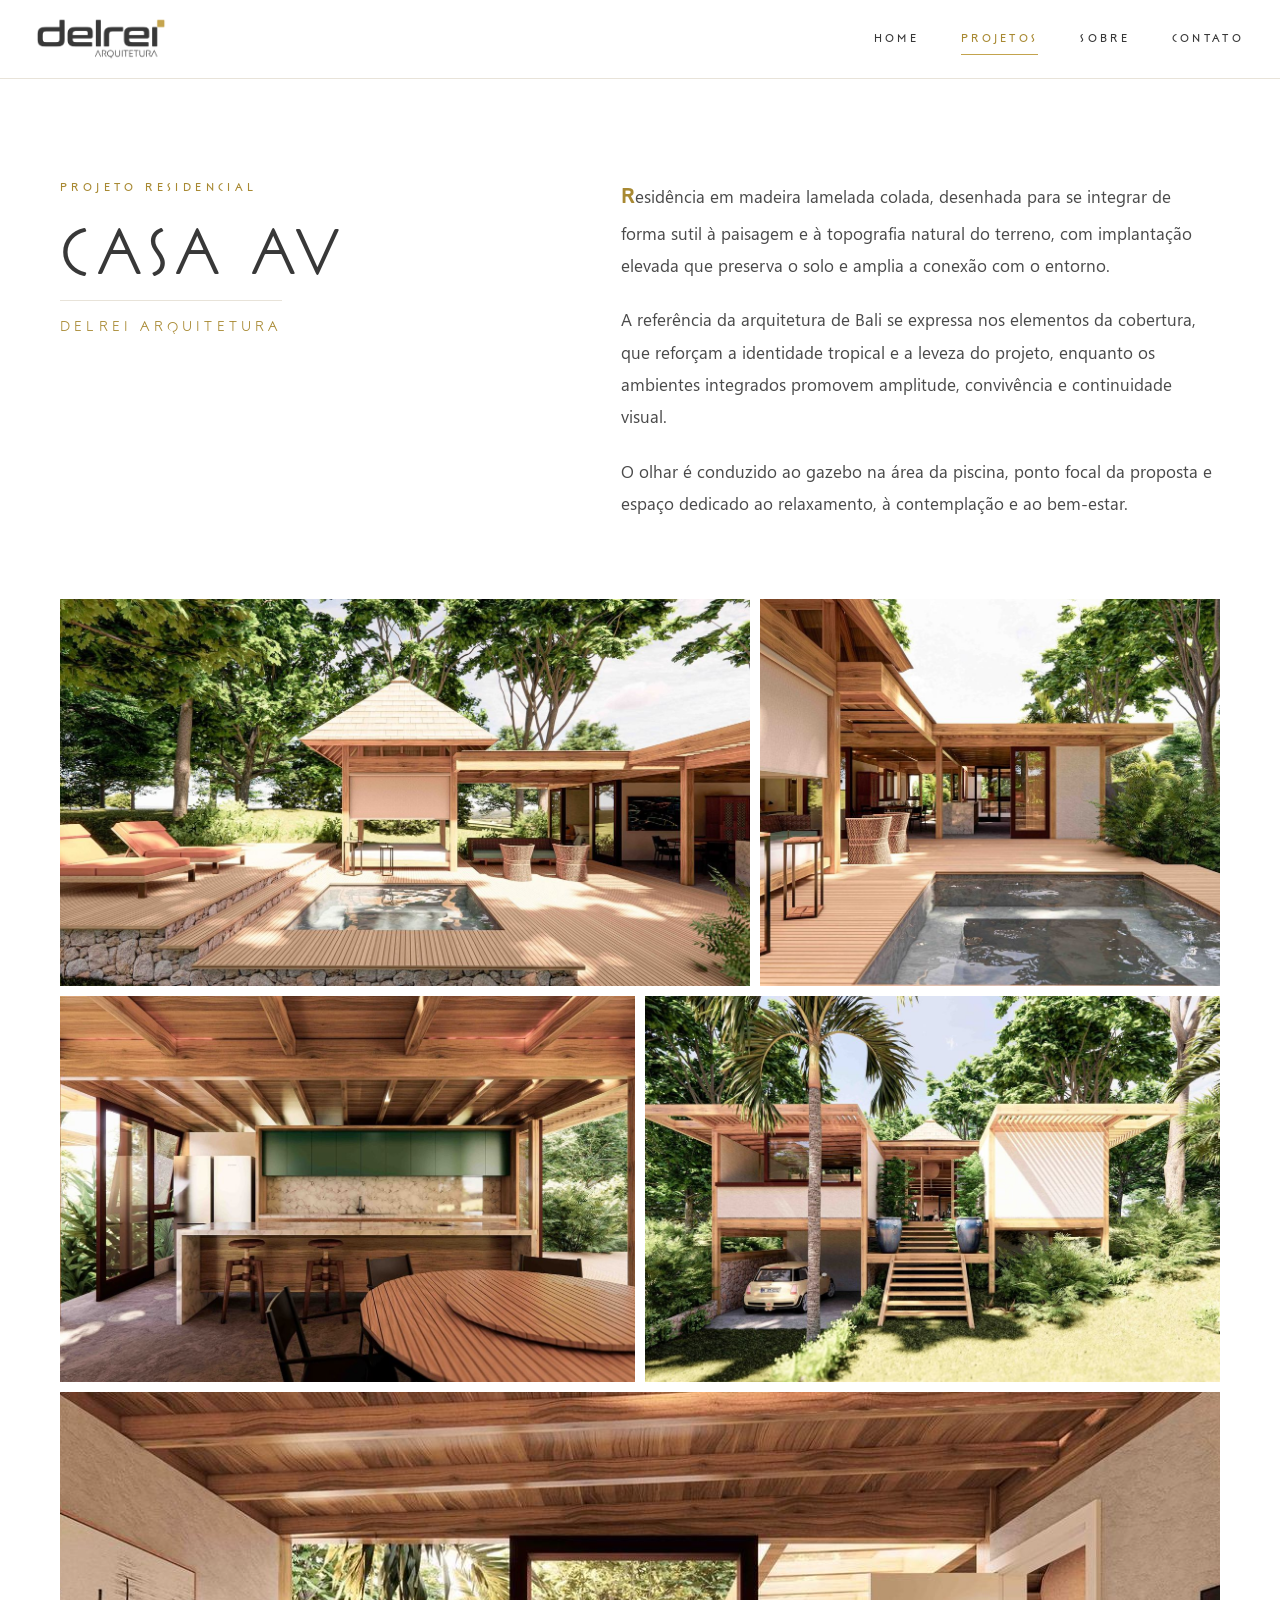
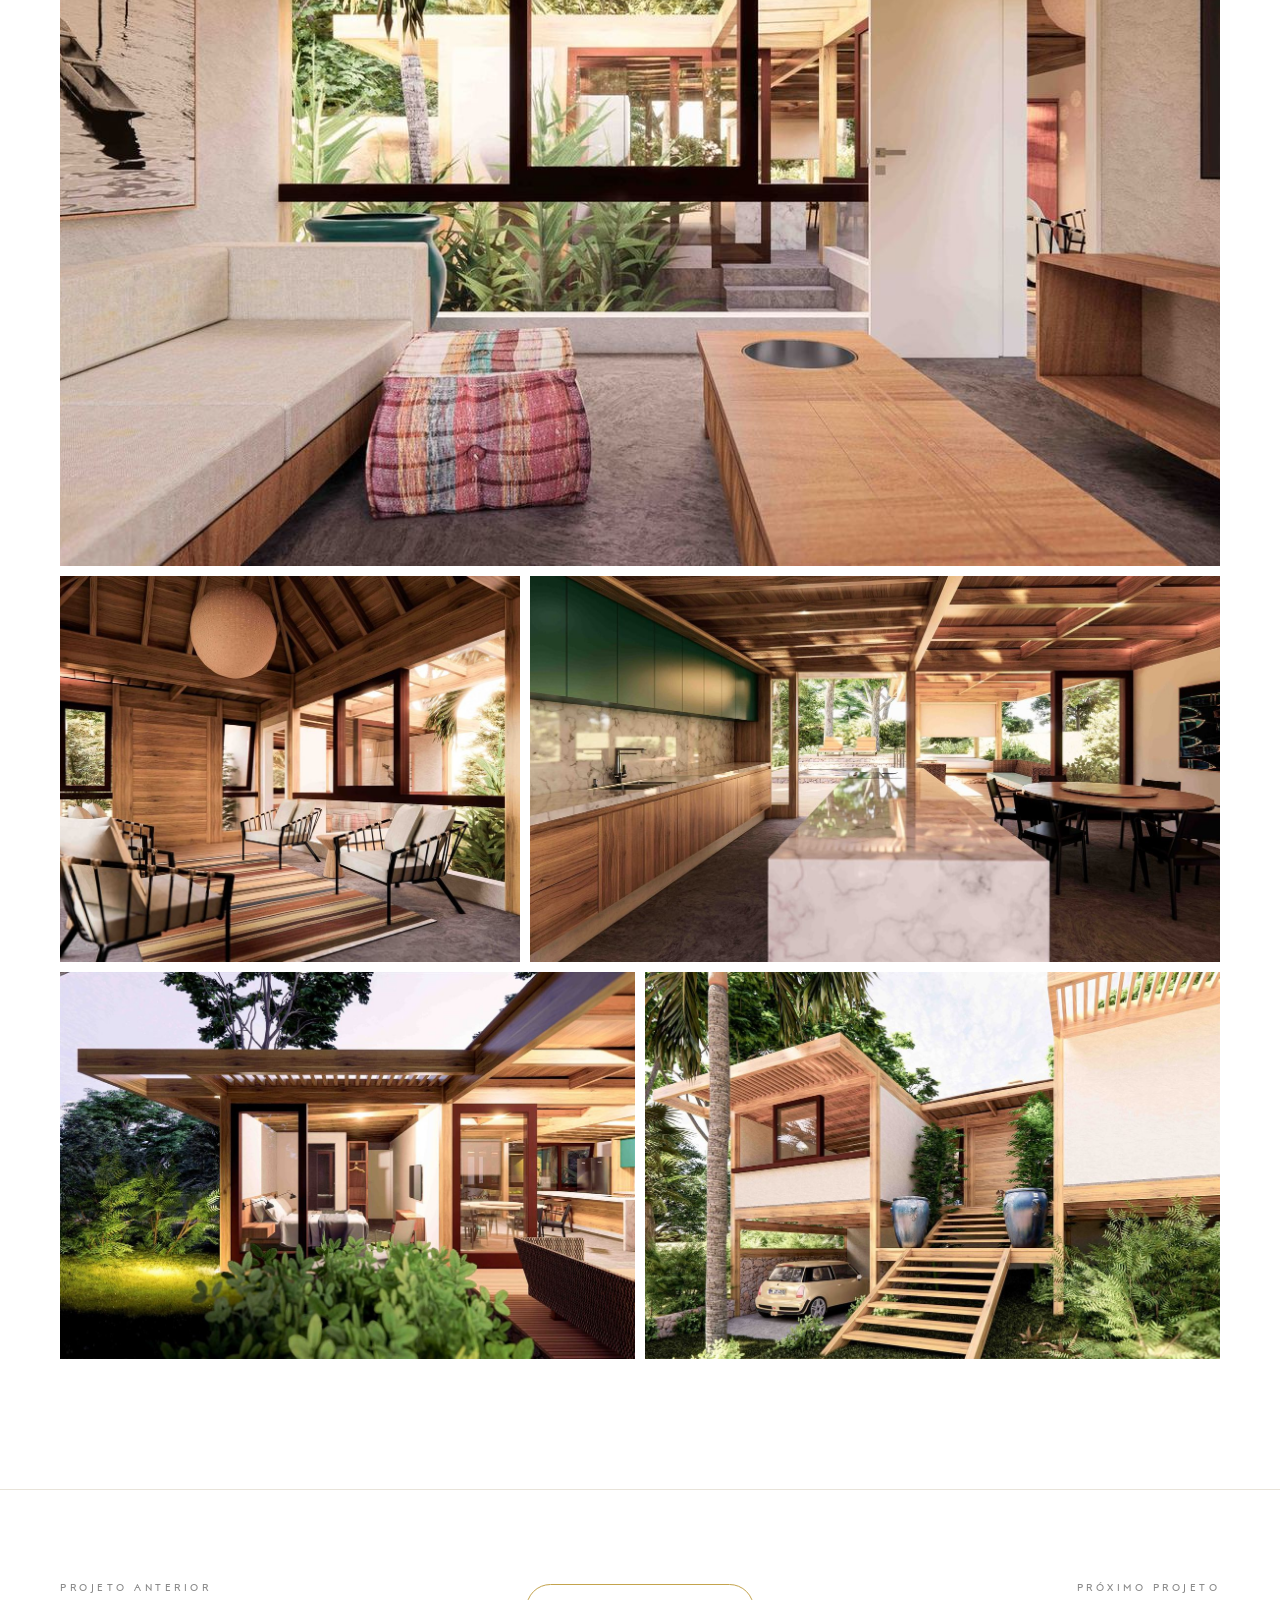
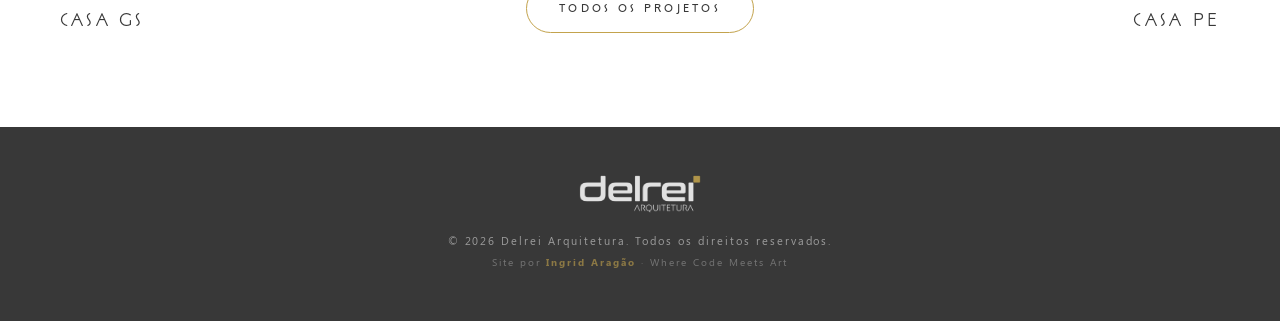
<file: casa-av.html>
<!DOCTYPE html>
<html lang="pt-BR">
<head>
<meta charset="UTF-8">
<meta name="viewport" content="width=device-width, initial-scale=1">
<meta name="description" content="Casa AV - Delrei Arquitetura. Residência em madeira lamelada colada, desenhada para se integrar de forma sutil à paisagem e à topografia natural do terreno, com implantação elevada que prese">
<title>Casa AV | Delrei Arquitetura</title>
<link rel="icon" type="image/png" href="img/logo-preto.png">
<link rel="stylesheet" href="css/base.css">
<style>
/* PROJETO INTERNA - estilo Superlimão com nosso toque */
main{padding-top:78px}
.projeto-intro{padding:100px 60px 80px;max-width:1500px;margin:0 auto}
.projeto-intro-grid{display:grid;grid-template-columns:1fr 1.3fr;gap:100px;align-items:start}
.projeto-eyebrow{font-family:var(--font-display);font-size:11px;letter-spacing:.4em;text-transform:uppercase;color:var(--gold-dark);margin-bottom:24px;display:block;font-weight:400}
.projeto-titulo{font-family:var(--font-display);font-size:clamp(40px,5vw,68px);font-weight:300;letter-spacing:.12em;text-transform:uppercase;color:var(--black);margin:0 0 12px;line-height:1.05}
.projeto-local{font-family:var(--font-display);font-size:14px;font-weight:300;letter-spacing:.3em;color:var(--gold-dark);text-transform:uppercase;margin:0;padding-top:14px;border-top:1px solid var(--grey-line);display:inline-block;min-width:200px}
.projeto-desc{font-family:var(--font-body);font-size:17px;line-height:1.9;color:var(--grey-text);font-weight:400}
.projeto-desc p{margin:0 0 22px}
.projeto-desc p:last-child{margin-bottom:0}
.projeto-desc p:first-child::first-letter{font-family:var(--font-display);font-size:1.2em;color:var(--gold-dark);font-weight:600;letter-spacing:.02em}

/* GALERIA com margem lateral (estilo Superlimão) */
.gallery{padding:0 60px 40px;max-width:1500px;margin:0 auto}
.gallery-row{display:grid;grid-template-columns:1fr 1fr;gap:10px;margin-bottom:10px;aspect-ratio:3/1}
.gallery-row--asymmetric{grid-template-columns:1.5fr 1fr}
.gallery-row--asymmetric-reverse{grid-template-columns:1fr 1.5fr}
.gallery-row--full{grid-template-columns:1fr;aspect-ratio:3/2}
.gallery-item{position:relative;overflow:hidden;cursor:zoom-in;display:block;background:var(--black)}
.gallery-item img{width:100%;height:100%;object-fit:cover;transition:transform 1s cubic-bezier(.16,1,.3,1)}
.gallery-item:hover img{transform:scale(1.03)}

/* PROJETO NAV */
.projeto-nav{display:grid;grid-template-columns:1fr auto 1fr;align-items:center;gap:32px;padding:90px 60px;max-width:1500px;margin:80px auto 0;border-top:1px solid var(--grey-line)}
.projeto-nav a{display:flex;flex-direction:column;gap:8px;transition:color .35s;color:var(--black)}
.projeto-nav a:hover{color:var(--gold-dark)}
.projeto-nav-label{font-family:var(--font-display);font-size:10px;letter-spacing:.35em;text-transform:uppercase;color:var(--grey-soft);font-weight:400}
.projeto-nav-name{font-family:var(--font-display);font-size:18px;font-weight:300;letter-spacing:.18em;text-transform:uppercase}
.projeto-nav-next{text-align:right}
.projeto-nav-back{padding:14px 32px;border:1px solid var(--gold);color:var(--gold-dark);font-family:var(--font-display);font-size:11px;letter-spacing:.3em;text-transform:uppercase;border-radius:60px;transition:all .35s;white-space:nowrap}
.projeto-nav-back:hover{background:var(--gold);color:var(--white)}

@media(max-width:1024px){
  .projeto-intro{padding:80px 40px 60px}
  .projeto-intro-grid{gap:60px}
  .gallery{padding:0 40px 32px}
  .projeto-nav{padding:70px 40px}
}
@media(max-width:900px){
  main{padding-top:78px}
  .projeto-intro{padding:60px 24px 40px}
  .projeto-intro-grid{grid-template-columns:1fr;gap:36px}
  .projeto-desc{font-size:15.5px}
  .gallery{padding:0 16px 24px}
  .gallery-row,.gallery-row--asymmetric,.gallery-row--asymmetric-reverse,.gallery-row--full{grid-template-columns:1fr;aspect-ratio:auto;gap:8px;margin-bottom:8px}
  .gallery-item{aspect-ratio:3/2}
  .projeto-nav{grid-template-columns:1fr;gap:24px;text-align:center;padding:60px 24px}
  .projeto-nav-next{text-align:center}
}
</style>
</head>
<body>

<header class="site-header" id="header">
  <div class="container">
    <a href="index.html" class="site-logo">
      <img src="img/logo-preto.png" alt="Delrei Arquitetura">
    </a>
    <nav class="site-nav" id="nav">
      <a href="index.html#home">HOME</a>
      <a href="index.html#projetos" class="active">PROJETOS</a>
      <a href="index.html#sobre">SOBRE</a>
      <a href="index.html#contato">CONTATO</a>
    </nav>
    <button class="menu-toggle" id="menuToggle" aria-label="Menu">
      <span></span><span></span><span></span>
    </button>
  </div>
</header>

<main>

  <section class="projeto-intro">
    <div class="projeto-intro-grid">
      <div class="reveal">
        <span class="projeto-eyebrow">Projeto Residencial</span>
        <h1 class="projeto-titulo">Casa AV</h1>
        <p class="projeto-local">Delrei Arquitetura</p>
      </div>
      <div class="projeto-desc reveal">
        <p>Residência em madeira lamelada colada, desenhada para se integrar de forma sutil à paisagem e à topografia natural do terreno, com implantação elevada que preserva o solo e amplia a conexão com o entorno.</p>
<p>A referência da arquitetura de Bali se expressa nos elementos da cobertura, que reforçam a identidade tropical e a leveza do projeto, enquanto os ambientes integrados promovem amplitude, convivência e continuidade visual.</p>
<p>O olhar é conduzido ao gazebo na área da piscina, ponto focal da proposta e espaço dedicado ao relaxamento, à contemplação e ao bem-estar.</p>
      </div>
    </div>
  </section>

  <section class="gallery">
    
    <div class="gallery-row gallery-row--asymmetric">
      <a href="img/galerias/casa-av/01.jpg" class="gallery-item gallery-item--big" data-gallery><img src="img/galerias/casa-av/01.jpg" alt="casa-av foto 1" loading="lazy"></a>
      <a href="img/galerias/casa-av/02.jpg" class="gallery-item gallery-item--small" data-gallery><img src="img/galerias/casa-av/02.jpg" alt="casa-av foto 2" loading="lazy"></a>
    </div>

    <div class="gallery-row">
      <a href="img/galerias/casa-av/03.jpg" class="gallery-item" data-gallery><img src="img/galerias/casa-av/03.jpg" alt="casa-av foto 3" loading="lazy"></a>
      <a href="img/galerias/casa-av/04.jpg" class="gallery-item" data-gallery><img src="img/galerias/casa-av/04.jpg" alt="casa-av foto 4" loading="lazy"></a>
    </div>

    <div class="gallery-row gallery-row--full">
      <a href="img/galerias/casa-av/05.jpg" class="gallery-item" data-gallery><img src="img/galerias/casa-av/05.jpg" alt="casa-av foto 5" loading="lazy"></a>
    </div>

    <div class="gallery-row gallery-row--asymmetric-reverse">
      <a href="img/galerias/casa-av/06.jpg" class="gallery-item gallery-item--small" data-gallery><img src="img/galerias/casa-av/06.jpg" alt="casa-av foto 6" loading="lazy"></a>
      <a href="img/galerias/casa-av/07.jpg" class="gallery-item gallery-item--big" data-gallery><img src="img/galerias/casa-av/07.jpg" alt="casa-av foto 7" loading="lazy"></a>
    </div>

    <div class="gallery-row">
      <a href="img/galerias/casa-av/08.jpg" class="gallery-item" data-gallery><img src="img/galerias/casa-av/08.jpg" alt="casa-av foto 8" loading="lazy"></a>
      <a href="img/galerias/casa-av/09.jpg" class="gallery-item" data-gallery><img src="img/galerias/casa-av/09.jpg" alt="casa-av foto 9" loading="lazy"></a>
    </div>
  </section>

  <nav class="projeto-nav">
    <a href="casa-gs.html" class="projeto-nav-prev">
      <span class="projeto-nav-label">Projeto anterior</span>
      <span class="projeto-nav-name">Casa GS</span>
    </a>
    <a href="index.html#projetos" class="projeto-nav-back">Todos os projetos</a>
    <a href="casa-pe.html" class="projeto-nav-next">
      <span class="projeto-nav-label">Próximo projeto</span>
      <span class="projeto-nav-name">Casa PE</span>
    </a>
  </nav>

</main>

<footer class="site-footer">
  <img src="img/logo-branco.png" alt="Delrei Arquitetura">
  <p>&copy; 2026 Delrei Arquitetura. Todos os direitos reservados.<br>
  <small style="opacity:.6;font-size:10px">Site por <a href="https://ingridaragao.com" target="_blank" rel="noopener">Ingrid Aragão</a> &middot; Where Code Meets Art</small></p>
</footer>

<div class="lightbox" id="lightbox">
  <button class="lightbox-close" id="lbClose" aria-label="Fechar">&times;</button>
  <div class="lightbox-img-wrap">
    <img class="lightbox-img" id="lbImg" alt="">
  </div>
  <button class="lightbox-nav lightbox-prev" id="lbPrev" aria-label="Anterior">&#8249;</button>
  <button class="lightbox-nav lightbox-next" id="lbNext" aria-label="Próxima">&#8250;</button>
  <div class="lightbox-counter" id="lbCounter"></div>
</div>

<script src="js/base.js"></script>
<script>
const galleryItems = Array.from(document.querySelectorAll('[data-gallery]'));
const galleryUrls = galleryItems.map(a => a.href);
galleryItems.forEach((a, idx) => {
  a.addEventListener('click', e => {
    e.preventDefault();
    if (window.openGallery) window.openGallery(galleryUrls, idx);
  });
});
</script>
</body>
</html>
</file>
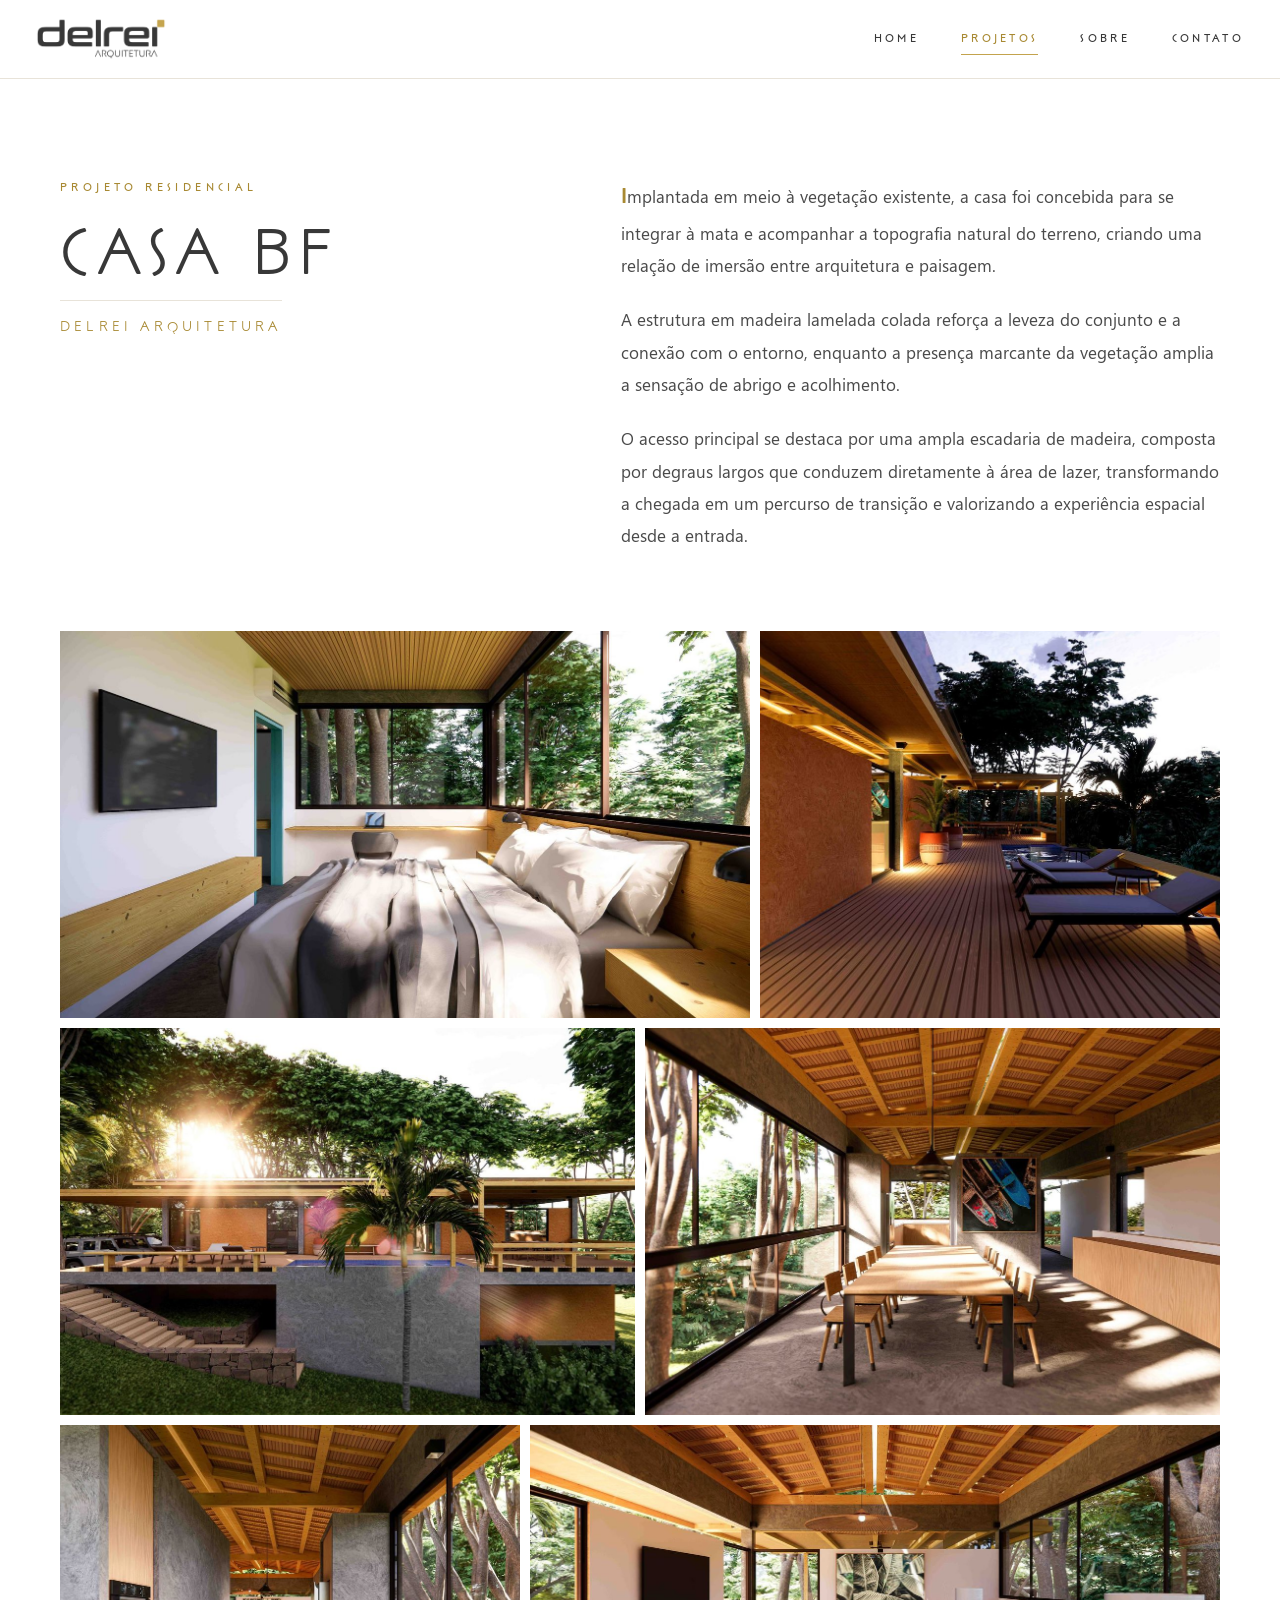
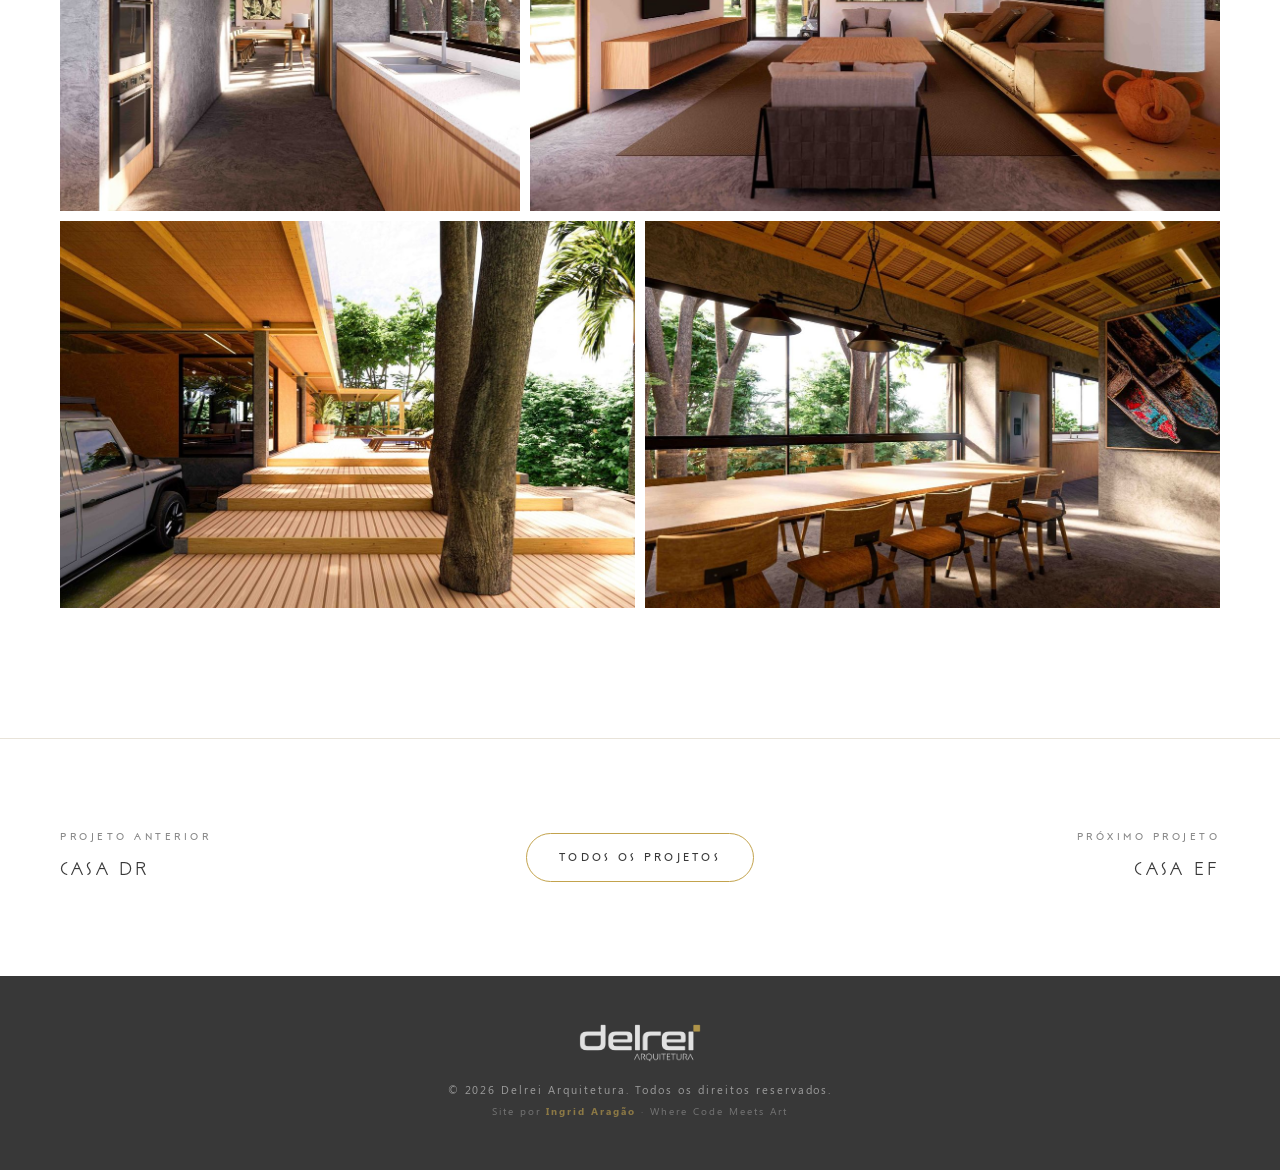
<file: casa-bf.html>
<!DOCTYPE html>
<html lang="pt-BR">
<head>
<meta charset="UTF-8">
<meta name="viewport" content="width=device-width, initial-scale=1">
<meta name="description" content="Casa BF - Delrei Arquitetura. Implantada em meio à vegetação existente, a casa foi concebida para se integrar à mata e acompanhar a topografia natural do terreno, criando uma relação de imer">
<title>Casa BF | Delrei Arquitetura</title>
<link rel="icon" type="image/png" href="img/logo-preto.png">
<link rel="stylesheet" href="css/base.css">
<style>
/* PROJETO INTERNA - estilo Superlimão com nosso toque */
main{padding-top:78px}
.projeto-intro{padding:100px 60px 80px;max-width:1500px;margin:0 auto}
.projeto-intro-grid{display:grid;grid-template-columns:1fr 1.3fr;gap:100px;align-items:start}
.projeto-eyebrow{font-family:var(--font-display);font-size:11px;letter-spacing:.4em;text-transform:uppercase;color:var(--gold-dark);margin-bottom:24px;display:block;font-weight:400}
.projeto-titulo{font-family:var(--font-display);font-size:clamp(40px,5vw,68px);font-weight:300;letter-spacing:.12em;text-transform:uppercase;color:var(--black);margin:0 0 12px;line-height:1.05}
.projeto-local{font-family:var(--font-display);font-size:14px;font-weight:300;letter-spacing:.3em;color:var(--gold-dark);text-transform:uppercase;margin:0;padding-top:14px;border-top:1px solid var(--grey-line);display:inline-block;min-width:200px}
.projeto-desc{font-family:var(--font-body);font-size:17px;line-height:1.9;color:var(--grey-text);font-weight:400}
.projeto-desc p{margin:0 0 22px}
.projeto-desc p:last-child{margin-bottom:0}
.projeto-desc p:first-child::first-letter{font-family:var(--font-display);font-size:1.2em;color:var(--gold-dark);font-weight:600;letter-spacing:.02em}

/* GALERIA com margem lateral (estilo Superlimão) */
.gallery{padding:0 60px 40px;max-width:1500px;margin:0 auto}
.gallery-row{display:grid;grid-template-columns:1fr 1fr;gap:10px;margin-bottom:10px;aspect-ratio:3/1}
.gallery-row--asymmetric{grid-template-columns:1.5fr 1fr}
.gallery-row--asymmetric-reverse{grid-template-columns:1fr 1.5fr}
.gallery-row--full{grid-template-columns:1fr;aspect-ratio:3/2}
.gallery-item{position:relative;overflow:hidden;cursor:zoom-in;display:block;background:var(--black)}
.gallery-item img{width:100%;height:100%;object-fit:cover;transition:transform 1s cubic-bezier(.16,1,.3,1)}
.gallery-item:hover img{transform:scale(1.03)}

/* PROJETO NAV */
.projeto-nav{display:grid;grid-template-columns:1fr auto 1fr;align-items:center;gap:32px;padding:90px 60px;max-width:1500px;margin:80px auto 0;border-top:1px solid var(--grey-line)}
.projeto-nav a{display:flex;flex-direction:column;gap:8px;transition:color .35s;color:var(--black)}
.projeto-nav a:hover{color:var(--gold-dark)}
.projeto-nav-label{font-family:var(--font-display);font-size:10px;letter-spacing:.35em;text-transform:uppercase;color:var(--grey-soft);font-weight:400}
.projeto-nav-name{font-family:var(--font-display);font-size:18px;font-weight:300;letter-spacing:.18em;text-transform:uppercase}
.projeto-nav-next{text-align:right}
.projeto-nav-back{padding:14px 32px;border:1px solid var(--gold);color:var(--gold-dark);font-family:var(--font-display);font-size:11px;letter-spacing:.3em;text-transform:uppercase;border-radius:60px;transition:all .35s;white-space:nowrap}
.projeto-nav-back:hover{background:var(--gold);color:var(--white)}

@media(max-width:1024px){
  .projeto-intro{padding:80px 40px 60px}
  .projeto-intro-grid{gap:60px}
  .gallery{padding:0 40px 32px}
  .projeto-nav{padding:70px 40px}
}
@media(max-width:900px){
  main{padding-top:78px}
  .projeto-intro{padding:60px 24px 40px}
  .projeto-intro-grid{grid-template-columns:1fr;gap:36px}
  .projeto-desc{font-size:15.5px}
  .gallery{padding:0 16px 24px}
  .gallery-row,.gallery-row--asymmetric,.gallery-row--asymmetric-reverse,.gallery-row--full{grid-template-columns:1fr;aspect-ratio:auto;gap:8px;margin-bottom:8px}
  .gallery-item{aspect-ratio:3/2}
  .projeto-nav{grid-template-columns:1fr;gap:24px;text-align:center;padding:60px 24px}
  .projeto-nav-next{text-align:center}
}
</style>
</head>
<body>

<header class="site-header" id="header">
  <div class="container">
    <a href="index.html" class="site-logo">
      <img src="img/logo-preto.png" alt="Delrei Arquitetura">
    </a>
    <nav class="site-nav" id="nav">
      <a href="index.html#home">HOME</a>
      <a href="index.html#projetos" class="active">PROJETOS</a>
      <a href="index.html#sobre">SOBRE</a>
      <a href="index.html#contato">CONTATO</a>
    </nav>
    <button class="menu-toggle" id="menuToggle" aria-label="Menu">
      <span></span><span></span><span></span>
    </button>
  </div>
</header>

<main>

  <section class="projeto-intro">
    <div class="projeto-intro-grid">
      <div class="reveal">
        <span class="projeto-eyebrow">Projeto Residencial</span>
        <h1 class="projeto-titulo">Casa BF</h1>
        <p class="projeto-local">Delrei Arquitetura</p>
      </div>
      <div class="projeto-desc reveal">
        <p>Implantada em meio à vegetação existente, a casa foi concebida para se integrar à mata e acompanhar a topografia natural do terreno, criando uma relação de imersão entre arquitetura e paisagem.</p>
<p>A estrutura em madeira lamelada colada reforça a leveza do conjunto e a conexão com o entorno, enquanto a presença marcante da vegetação amplia a sensação de abrigo e acolhimento.</p>
<p>O acesso principal se destaca por uma ampla escadaria de madeira, composta por degraus largos que conduzem diretamente à área de lazer, transformando a chegada em um percurso de transição e valorizando a experiência espacial desde a entrada.</p>
      </div>
    </div>
  </section>

  <section class="gallery">
    
    <div class="gallery-row gallery-row--asymmetric">
      <a href="img/galerias/casa-bf/01.jpg" class="gallery-item gallery-item--big" data-gallery><img src="img/galerias/casa-bf/01.jpg" alt="casa-bf foto 1" loading="lazy"></a>
      <a href="img/galerias/casa-bf/03.jpg" class="gallery-item gallery-item--small" data-gallery><img src="img/galerias/casa-bf/03.jpg" alt="casa-bf foto 3" loading="lazy"></a>
    </div>

    <div class="gallery-row">
      <a href="img/galerias/casa-bf/04.jpg" class="gallery-item" data-gallery><img src="img/galerias/casa-bf/04.jpg" alt="casa-bf foto 4" loading="lazy"></a>
      <a href="img/galerias/casa-bf/05.jpg" class="gallery-item" data-gallery><img src="img/galerias/casa-bf/05.jpg" alt="casa-bf foto 5" loading="lazy"></a>
    </div>

    <div class="gallery-row gallery-row--asymmetric-reverse">
      <a href="img/galerias/casa-bf/06.jpg" class="gallery-item gallery-item--small" data-gallery><img src="img/galerias/casa-bf/06.jpg" alt="casa-bf foto 6" loading="lazy"></a>
      <a href="img/galerias/casa-bf/07.jpg" class="gallery-item gallery-item--big" data-gallery><img src="img/galerias/casa-bf/07.jpg" alt="casa-bf foto 7" loading="lazy"></a>
    </div>

    <div class="gallery-row">
      <a href="img/galerias/casa-bf/08.jpg" class="gallery-item" data-gallery><img src="img/galerias/casa-bf/08.jpg" alt="casa-bf foto 8" loading="lazy"></a>
      <a href="img/galerias/casa-bf/09.jpg" class="gallery-item" data-gallery><img src="img/galerias/casa-bf/09.jpg" alt="casa-bf foto 9" loading="lazy"></a>
    </div>
  </section>

  <nav class="projeto-nav">
    <a href="casa-dr.html" class="projeto-nav-prev">
      <span class="projeto-nav-label">Projeto anterior</span>
      <span class="projeto-nav-name">Casa DR</span>
    </a>
    <a href="index.html#projetos" class="projeto-nav-back">Todos os projetos</a>
    <a href="casa-ef.html" class="projeto-nav-next">
      <span class="projeto-nav-label">Próximo projeto</span>
      <span class="projeto-nav-name">Casa EF</span>
    </a>
  </nav>

</main>

<footer class="site-footer">
  <img src="img/logo-branco.png" alt="Delrei Arquitetura">
  <p>&copy; 2026 Delrei Arquitetura. Todos os direitos reservados.<br>
  <small style="opacity:.6;font-size:10px">Site por <a href="https://ingridaragao.com" target="_blank" rel="noopener">Ingrid Aragão</a> &middot; Where Code Meets Art</small></p>
</footer>

<div class="lightbox" id="lightbox">
  <button class="lightbox-close" id="lbClose" aria-label="Fechar">&times;</button>
  <div class="lightbox-img-wrap">
    <img class="lightbox-img" id="lbImg" alt="">
  </div>
  <button class="lightbox-nav lightbox-prev" id="lbPrev" aria-label="Anterior">&#8249;</button>
  <button class="lightbox-nav lightbox-next" id="lbNext" aria-label="Próxima">&#8250;</button>
  <div class="lightbox-counter" id="lbCounter"></div>
</div>

<script src="js/base.js"></script>
<script>
const galleryItems = Array.from(document.querySelectorAll('[data-gallery]'));
const galleryUrls = galleryItems.map(a => a.href);
galleryItems.forEach((a, idx) => {
  a.addEventListener('click', e => {
    e.preventDefault();
    if (window.openGallery) window.openGallery(galleryUrls, idx);
  });
});
</script>
</body>
</html>
</file>
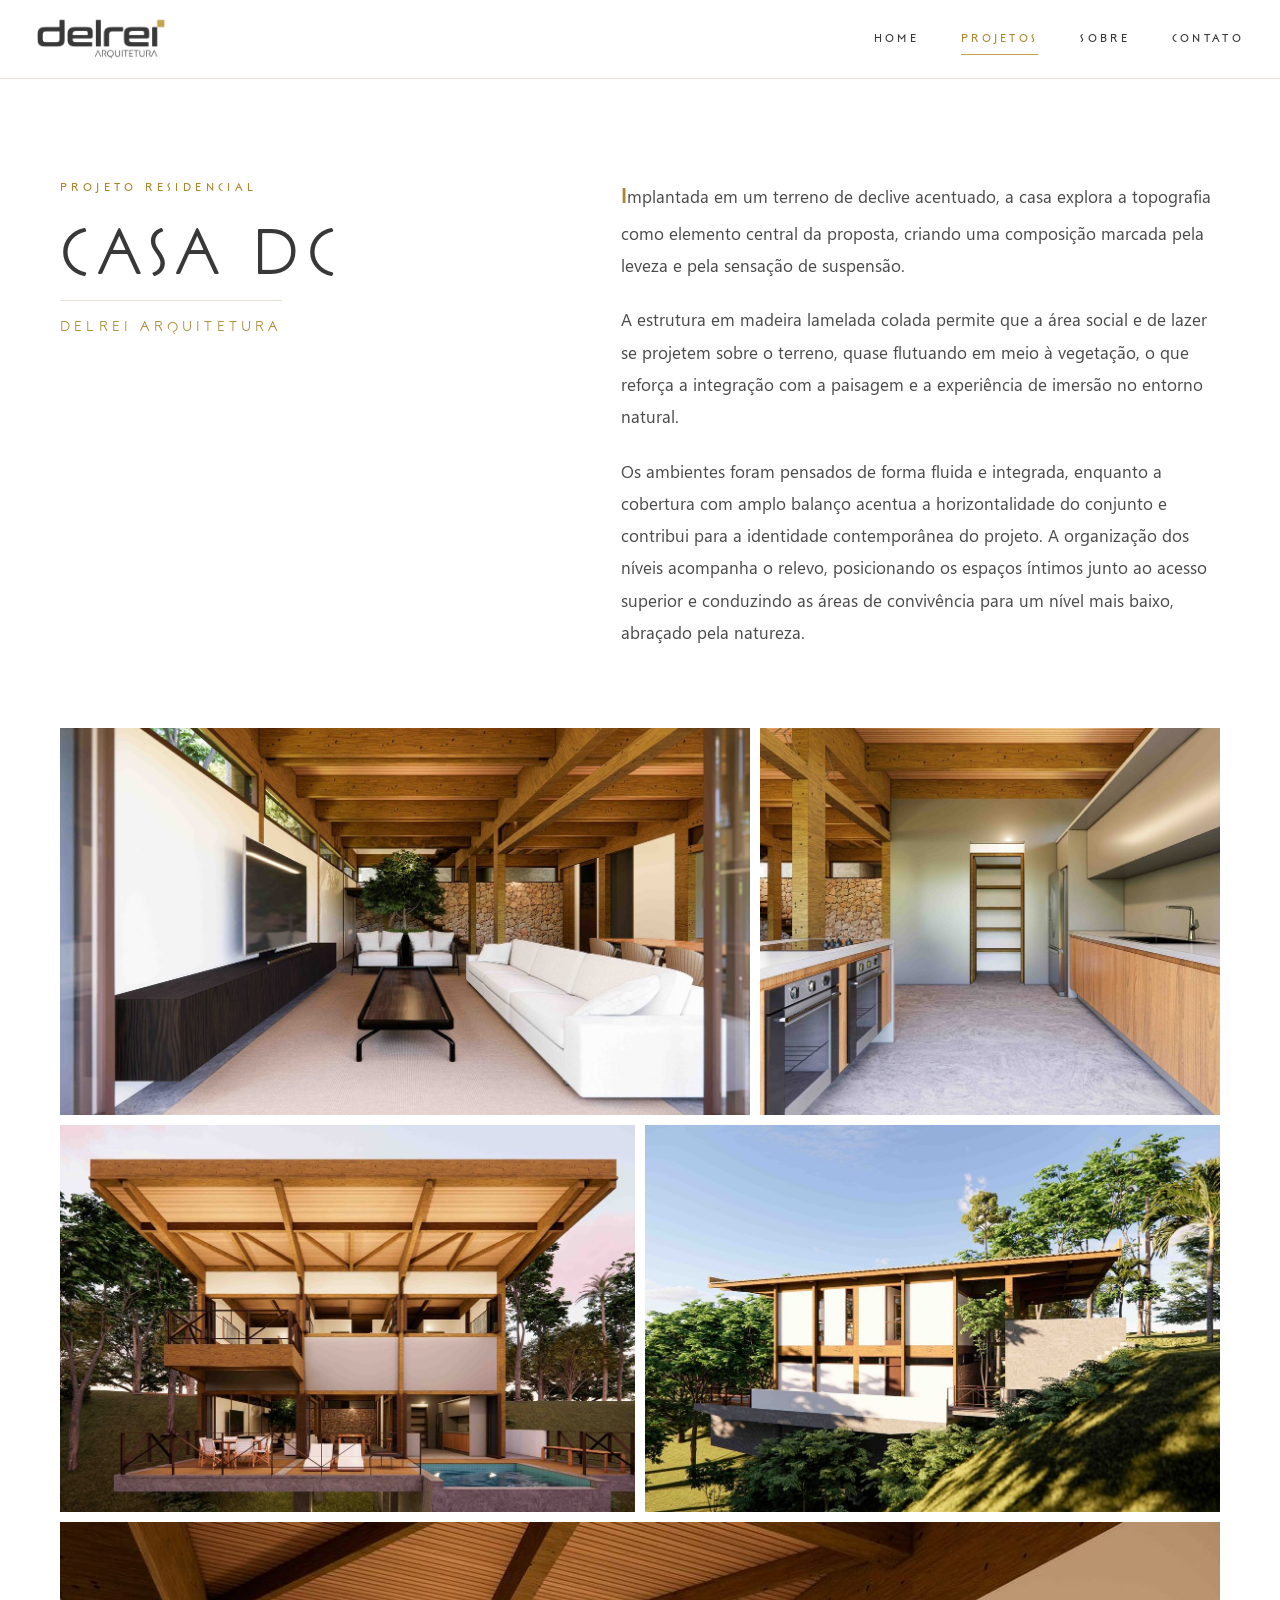
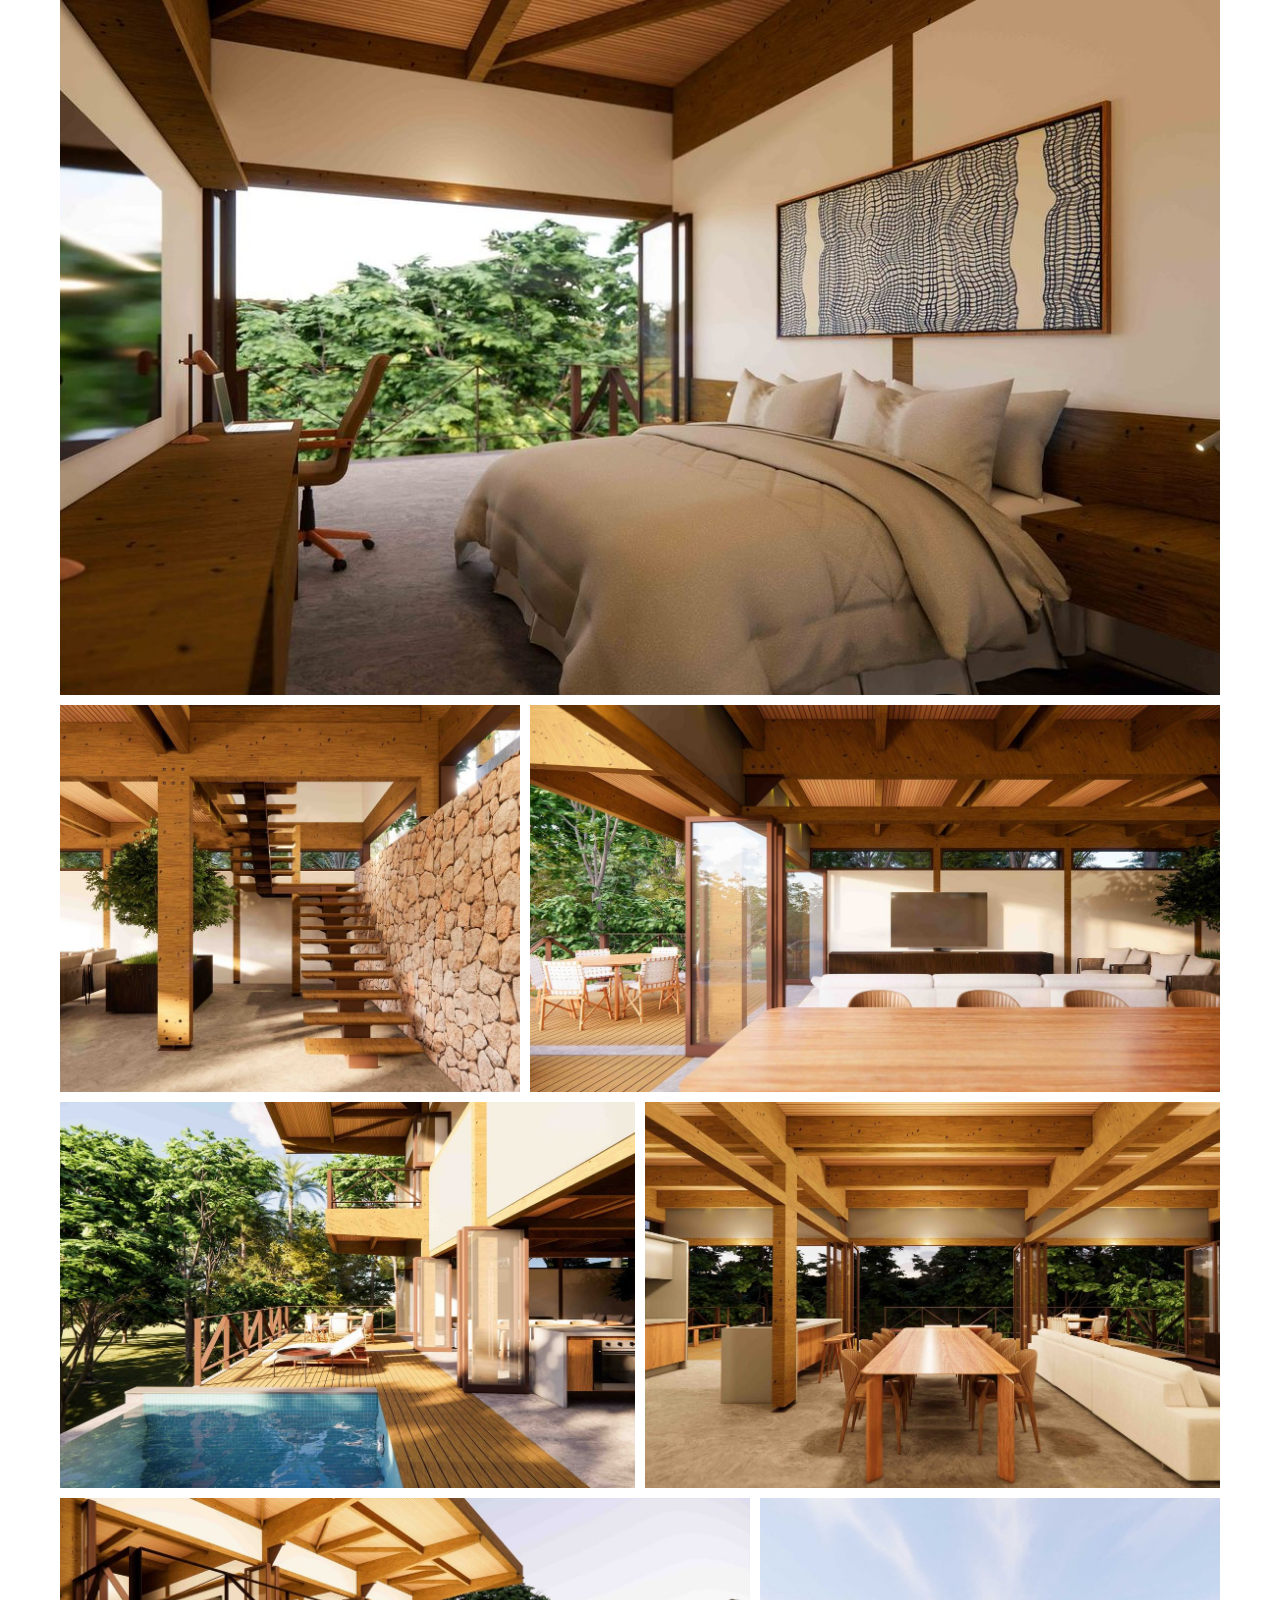
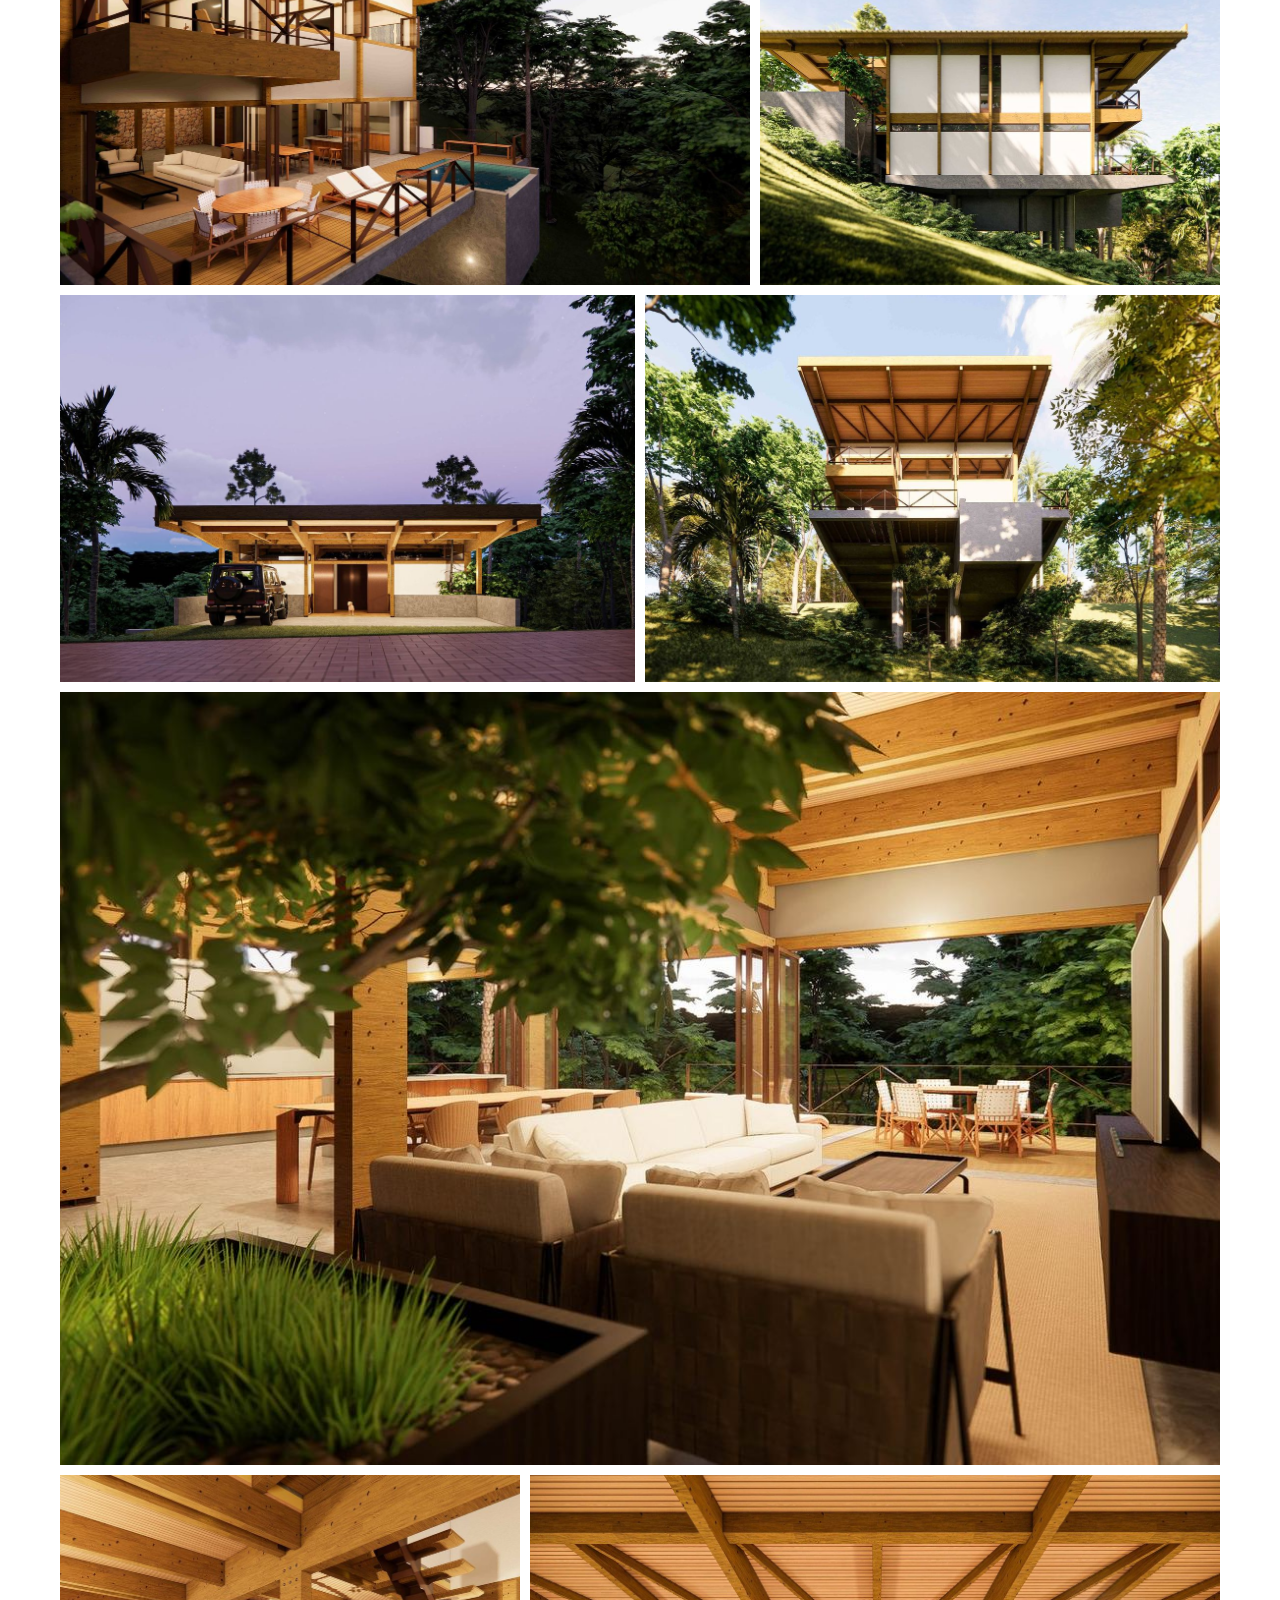
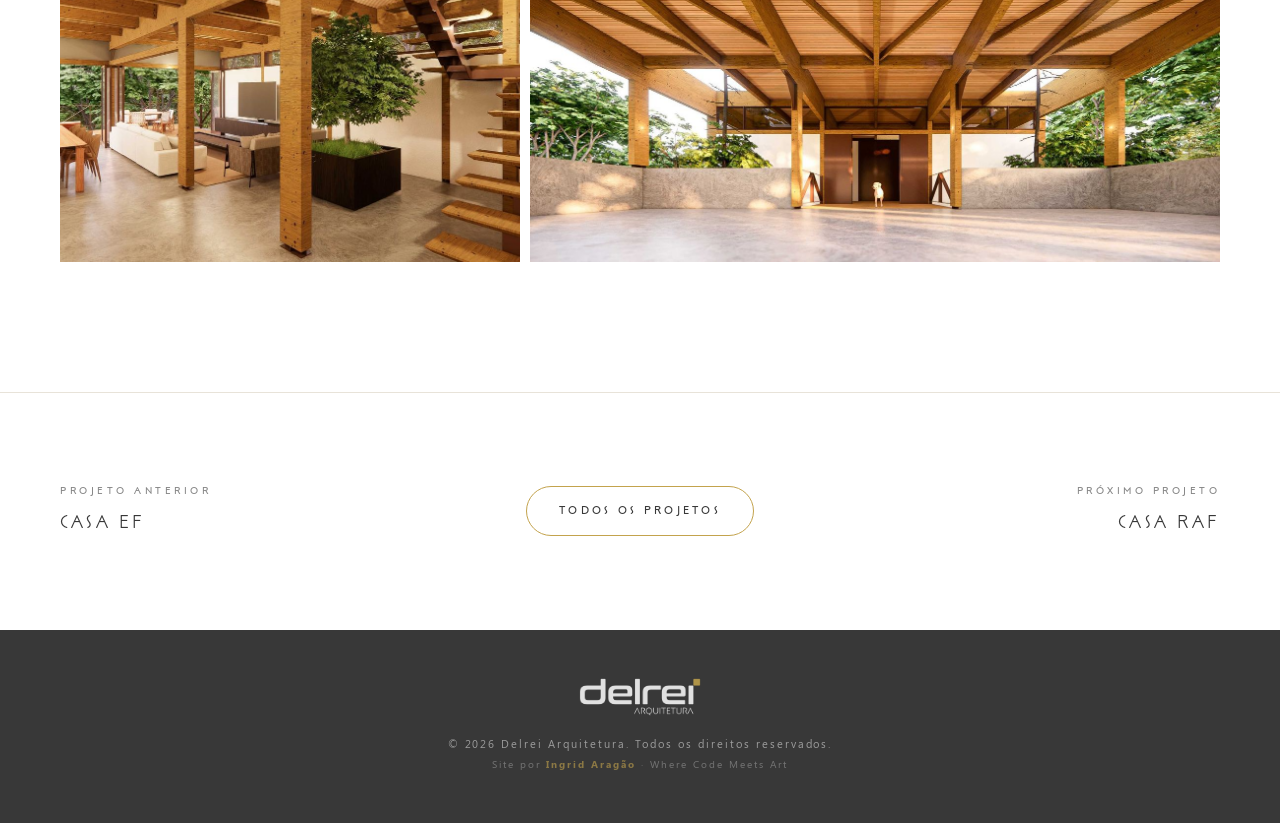
<file: casa-dc.html>
<!DOCTYPE html>
<html lang="pt-BR">
<head>
<meta charset="UTF-8">
<meta name="viewport" content="width=device-width, initial-scale=1">
<meta name="description" content="Casa DC - Delrei Arquitetura. Implantada em um terreno de declive acentuado, a casa explora a topografia como elemento central da proposta, criando uma composição marcada pela leveza e pela ">
<title>Casa DC | Delrei Arquitetura</title>
<link rel="icon" type="image/png" href="img/logo-preto.png">
<link rel="stylesheet" href="css/base.css">
<style>
/* PROJETO INTERNA - estilo Superlimão com nosso toque */
main{padding-top:78px}
.projeto-intro{padding:100px 60px 80px;max-width:1500px;margin:0 auto}
.projeto-intro-grid{display:grid;grid-template-columns:1fr 1.3fr;gap:100px;align-items:start}
.projeto-eyebrow{font-family:var(--font-display);font-size:11px;letter-spacing:.4em;text-transform:uppercase;color:var(--gold-dark);margin-bottom:24px;display:block;font-weight:400}
.projeto-titulo{font-family:var(--font-display);font-size:clamp(40px,5vw,68px);font-weight:300;letter-spacing:.12em;text-transform:uppercase;color:var(--black);margin:0 0 12px;line-height:1.05}
.projeto-local{font-family:var(--font-display);font-size:14px;font-weight:300;letter-spacing:.3em;color:var(--gold-dark);text-transform:uppercase;margin:0;padding-top:14px;border-top:1px solid var(--grey-line);display:inline-block;min-width:200px}
.projeto-desc{font-family:var(--font-body);font-size:17px;line-height:1.9;color:var(--grey-text);font-weight:400}
.projeto-desc p{margin:0 0 22px}
.projeto-desc p:last-child{margin-bottom:0}
.projeto-desc p:first-child::first-letter{font-family:var(--font-display);font-size:1.2em;color:var(--gold-dark);font-weight:600;letter-spacing:.02em}

/* GALERIA com margem lateral (estilo Superlimão) */
.gallery{padding:0 60px 40px;max-width:1500px;margin:0 auto}
.gallery-row{display:grid;grid-template-columns:1fr 1fr;gap:10px;margin-bottom:10px;aspect-ratio:3/1}
.gallery-row--asymmetric{grid-template-columns:1.5fr 1fr}
.gallery-row--asymmetric-reverse{grid-template-columns:1fr 1.5fr}
.gallery-row--full{grid-template-columns:1fr;aspect-ratio:3/2}
.gallery-item{position:relative;overflow:hidden;cursor:zoom-in;display:block;background:var(--black)}
.gallery-item img{width:100%;height:100%;object-fit:cover;transition:transform 1s cubic-bezier(.16,1,.3,1)}
.gallery-item:hover img{transform:scale(1.03)}

/* PROJETO NAV */
.projeto-nav{display:grid;grid-template-columns:1fr auto 1fr;align-items:center;gap:32px;padding:90px 60px;max-width:1500px;margin:80px auto 0;border-top:1px solid var(--grey-line)}
.projeto-nav a{display:flex;flex-direction:column;gap:8px;transition:color .35s;color:var(--black)}
.projeto-nav a:hover{color:var(--gold-dark)}
.projeto-nav-label{font-family:var(--font-display);font-size:10px;letter-spacing:.35em;text-transform:uppercase;color:var(--grey-soft);font-weight:400}
.projeto-nav-name{font-family:var(--font-display);font-size:18px;font-weight:300;letter-spacing:.18em;text-transform:uppercase}
.projeto-nav-next{text-align:right}
.projeto-nav-back{padding:14px 32px;border:1px solid var(--gold);color:var(--gold-dark);font-family:var(--font-display);font-size:11px;letter-spacing:.3em;text-transform:uppercase;border-radius:60px;transition:all .35s;white-space:nowrap}
.projeto-nav-back:hover{background:var(--gold);color:var(--white)}

@media(max-width:1024px){
  .projeto-intro{padding:80px 40px 60px}
  .projeto-intro-grid{gap:60px}
  .gallery{padding:0 40px 32px}
  .projeto-nav{padding:70px 40px}
}
@media(max-width:900px){
  main{padding-top:78px}
  .projeto-intro{padding:60px 24px 40px}
  .projeto-intro-grid{grid-template-columns:1fr;gap:36px}
  .projeto-desc{font-size:15.5px}
  .gallery{padding:0 16px 24px}
  .gallery-row,.gallery-row--asymmetric,.gallery-row--asymmetric-reverse,.gallery-row--full{grid-template-columns:1fr;aspect-ratio:auto;gap:8px;margin-bottom:8px}
  .gallery-item{aspect-ratio:3/2}
  .projeto-nav{grid-template-columns:1fr;gap:24px;text-align:center;padding:60px 24px}
  .projeto-nav-next{text-align:center}
}
</style>
</head>
<body>

<header class="site-header" id="header">
  <div class="container">
    <a href="index.html" class="site-logo">
      <img src="img/logo-preto.png" alt="Delrei Arquitetura">
    </a>
    <nav class="site-nav" id="nav">
      <a href="index.html#home">HOME</a>
      <a href="index.html#projetos" class="active">PROJETOS</a>
      <a href="index.html#sobre">SOBRE</a>
      <a href="index.html#contato">CONTATO</a>
    </nav>
    <button class="menu-toggle" id="menuToggle" aria-label="Menu">
      <span></span><span></span><span></span>
    </button>
  </div>
</header>

<main>

  <section class="projeto-intro">
    <div class="projeto-intro-grid">
      <div class="reveal">
        <span class="projeto-eyebrow">Projeto Residencial</span>
        <h1 class="projeto-titulo">Casa DC</h1>
        <p class="projeto-local">Delrei Arquitetura</p>
      </div>
      <div class="projeto-desc reveal">
        <p>Implantada em um terreno de declive acentuado, a casa explora a topografia como elemento central da proposta, criando uma composição marcada pela leveza e pela sensação de suspensão.</p>
<p>A estrutura em madeira lamelada colada permite que a área social e de lazer se projetem sobre o terreno, quase flutuando em meio à vegetação, o que reforça a integração com a paisagem e a experiência de imersão no entorno natural.</p>
<p>Os ambientes foram pensados de forma fluida e integrada, enquanto a cobertura com amplo balanço acentua a horizontalidade do conjunto e contribui para a identidade contemporânea do projeto. A organização dos níveis acompanha o relevo, posicionando os espaços íntimos junto ao acesso superior e conduzindo as áreas de convivência para um nível mais baixo, abraçado pela natureza.</p>
      </div>
    </div>
  </section>

  <section class="gallery">
    
    <div class="gallery-row gallery-row--asymmetric">
      <a href="img/galerias/casa-dc/01.jpg" class="gallery-item gallery-item--big" data-gallery><img src="img/galerias/casa-dc/01.jpg" alt="casa-dc foto 1" loading="lazy"></a>
      <a href="img/galerias/casa-dc/02.jpg" class="gallery-item gallery-item--small" data-gallery><img src="img/galerias/casa-dc/02.jpg" alt="casa-dc foto 2" loading="lazy"></a>
    </div>

    <div class="gallery-row">
      <a href="img/galerias/casa-dc/03.jpg" class="gallery-item" data-gallery><img src="img/galerias/casa-dc/03.jpg" alt="casa-dc foto 3" loading="lazy"></a>
      <a href="img/galerias/casa-dc/04.jpg" class="gallery-item" data-gallery><img src="img/galerias/casa-dc/04.jpg" alt="casa-dc foto 4" loading="lazy"></a>
    </div>

    <div class="gallery-row gallery-row--full">
      <a href="img/galerias/casa-dc/05.jpg" class="gallery-item" data-gallery><img src="img/galerias/casa-dc/05.jpg" alt="casa-dc foto 5" loading="lazy"></a>
    </div>

    <div class="gallery-row gallery-row--asymmetric-reverse">
      <a href="img/galerias/casa-dc/06.jpg" class="gallery-item gallery-item--small" data-gallery><img src="img/galerias/casa-dc/06.jpg" alt="casa-dc foto 6" loading="lazy"></a>
      <a href="img/galerias/casa-dc/07.jpg" class="gallery-item gallery-item--big" data-gallery><img src="img/galerias/casa-dc/07.jpg" alt="casa-dc foto 7" loading="lazy"></a>
    </div>

    <div class="gallery-row">
      <a href="img/galerias/casa-dc/08.jpg" class="gallery-item" data-gallery><img src="img/galerias/casa-dc/08.jpg" alt="casa-dc foto 8" loading="lazy"></a>
      <a href="img/galerias/casa-dc/09.jpg" class="gallery-item" data-gallery><img src="img/galerias/casa-dc/09.jpg" alt="casa-dc foto 9" loading="lazy"></a>
    </div>

    <div class="gallery-row gallery-row--asymmetric">
      <a href="img/galerias/casa-dc/10.jpg" class="gallery-item gallery-item--big" data-gallery><img src="img/galerias/casa-dc/10.jpg" alt="casa-dc foto 10" loading="lazy"></a>
      <a href="img/galerias/casa-dc/11.jpg" class="gallery-item gallery-item--small" data-gallery><img src="img/galerias/casa-dc/11.jpg" alt="casa-dc foto 11" loading="lazy"></a>
    </div>

    <div class="gallery-row">
      <a href="img/galerias/casa-dc/12.jpg" class="gallery-item" data-gallery><img src="img/galerias/casa-dc/12.jpg" alt="casa-dc foto 12" loading="lazy"></a>
      <a href="img/galerias/casa-dc/13.jpg" class="gallery-item" data-gallery><img src="img/galerias/casa-dc/13.jpg" alt="casa-dc foto 13" loading="lazy"></a>
    </div>

    <div class="gallery-row gallery-row--full">
      <a href="img/galerias/casa-dc/14.jpg" class="gallery-item" data-gallery><img src="img/galerias/casa-dc/14.jpg" alt="casa-dc foto 14" loading="lazy"></a>
    </div>

    <div class="gallery-row gallery-row--asymmetric-reverse">
      <a href="img/galerias/casa-dc/15.jpg" class="gallery-item gallery-item--small" data-gallery><img src="img/galerias/casa-dc/15.jpg" alt="casa-dc foto 15" loading="lazy"></a>
      <a href="img/galerias/casa-dc/16.jpg" class="gallery-item gallery-item--big" data-gallery><img src="img/galerias/casa-dc/16.jpg" alt="casa-dc foto 16" loading="lazy"></a>
    </div>
  </section>

  <nav class="projeto-nav">
    <a href="casa-ef.html" class="projeto-nav-prev">
      <span class="projeto-nav-label">Projeto anterior</span>
      <span class="projeto-nav-name">Casa EF</span>
    </a>
    <a href="index.html#projetos" class="projeto-nav-back">Todos os projetos</a>
    <a href="casa-raf.html" class="projeto-nav-next">
      <span class="projeto-nav-label">Próximo projeto</span>
      <span class="projeto-nav-name">Casa RAF</span>
    </a>
  </nav>

</main>

<footer class="site-footer">
  <img src="img/logo-branco.png" alt="Delrei Arquitetura">
  <p>&copy; 2026 Delrei Arquitetura. Todos os direitos reservados.<br>
  <small style="opacity:.6;font-size:10px">Site por <a href="https://ingridaragao.com" target="_blank" rel="noopener">Ingrid Aragão</a> &middot; Where Code Meets Art</small></p>
</footer>

<div class="lightbox" id="lightbox">
  <button class="lightbox-close" id="lbClose" aria-label="Fechar">&times;</button>
  <div class="lightbox-img-wrap">
    <img class="lightbox-img" id="lbImg" alt="">
  </div>
  <button class="lightbox-nav lightbox-prev" id="lbPrev" aria-label="Anterior">&#8249;</button>
  <button class="lightbox-nav lightbox-next" id="lbNext" aria-label="Próxima">&#8250;</button>
  <div class="lightbox-counter" id="lbCounter"></div>
</div>

<script src="js/base.js"></script>
<script>
const galleryItems = Array.from(document.querySelectorAll('[data-gallery]'));
const galleryUrls = galleryItems.map(a => a.href);
galleryItems.forEach((a, idx) => {
  a.addEventListener('click', e => {
    e.preventDefault();
    if (window.openGallery) window.openGallery(galleryUrls, idx);
  });
});
</script>
</body>
</html>
</file>
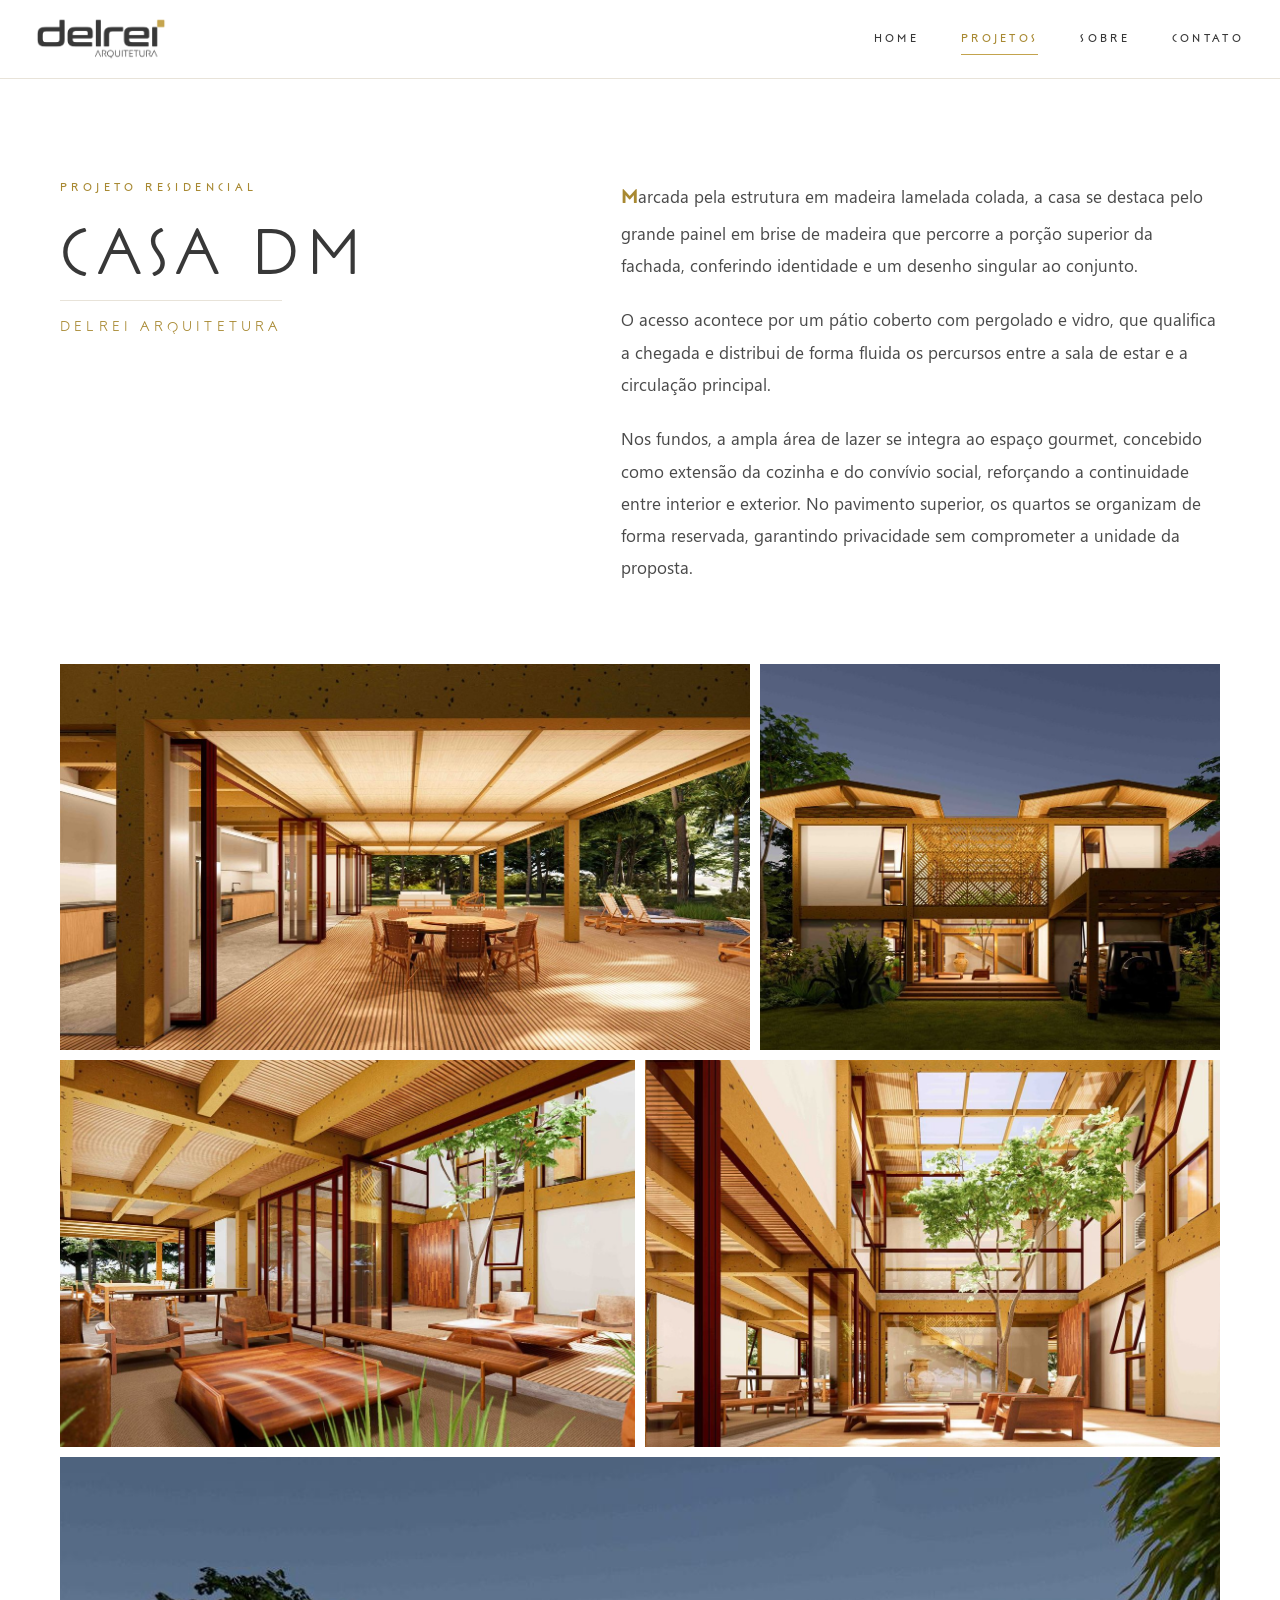
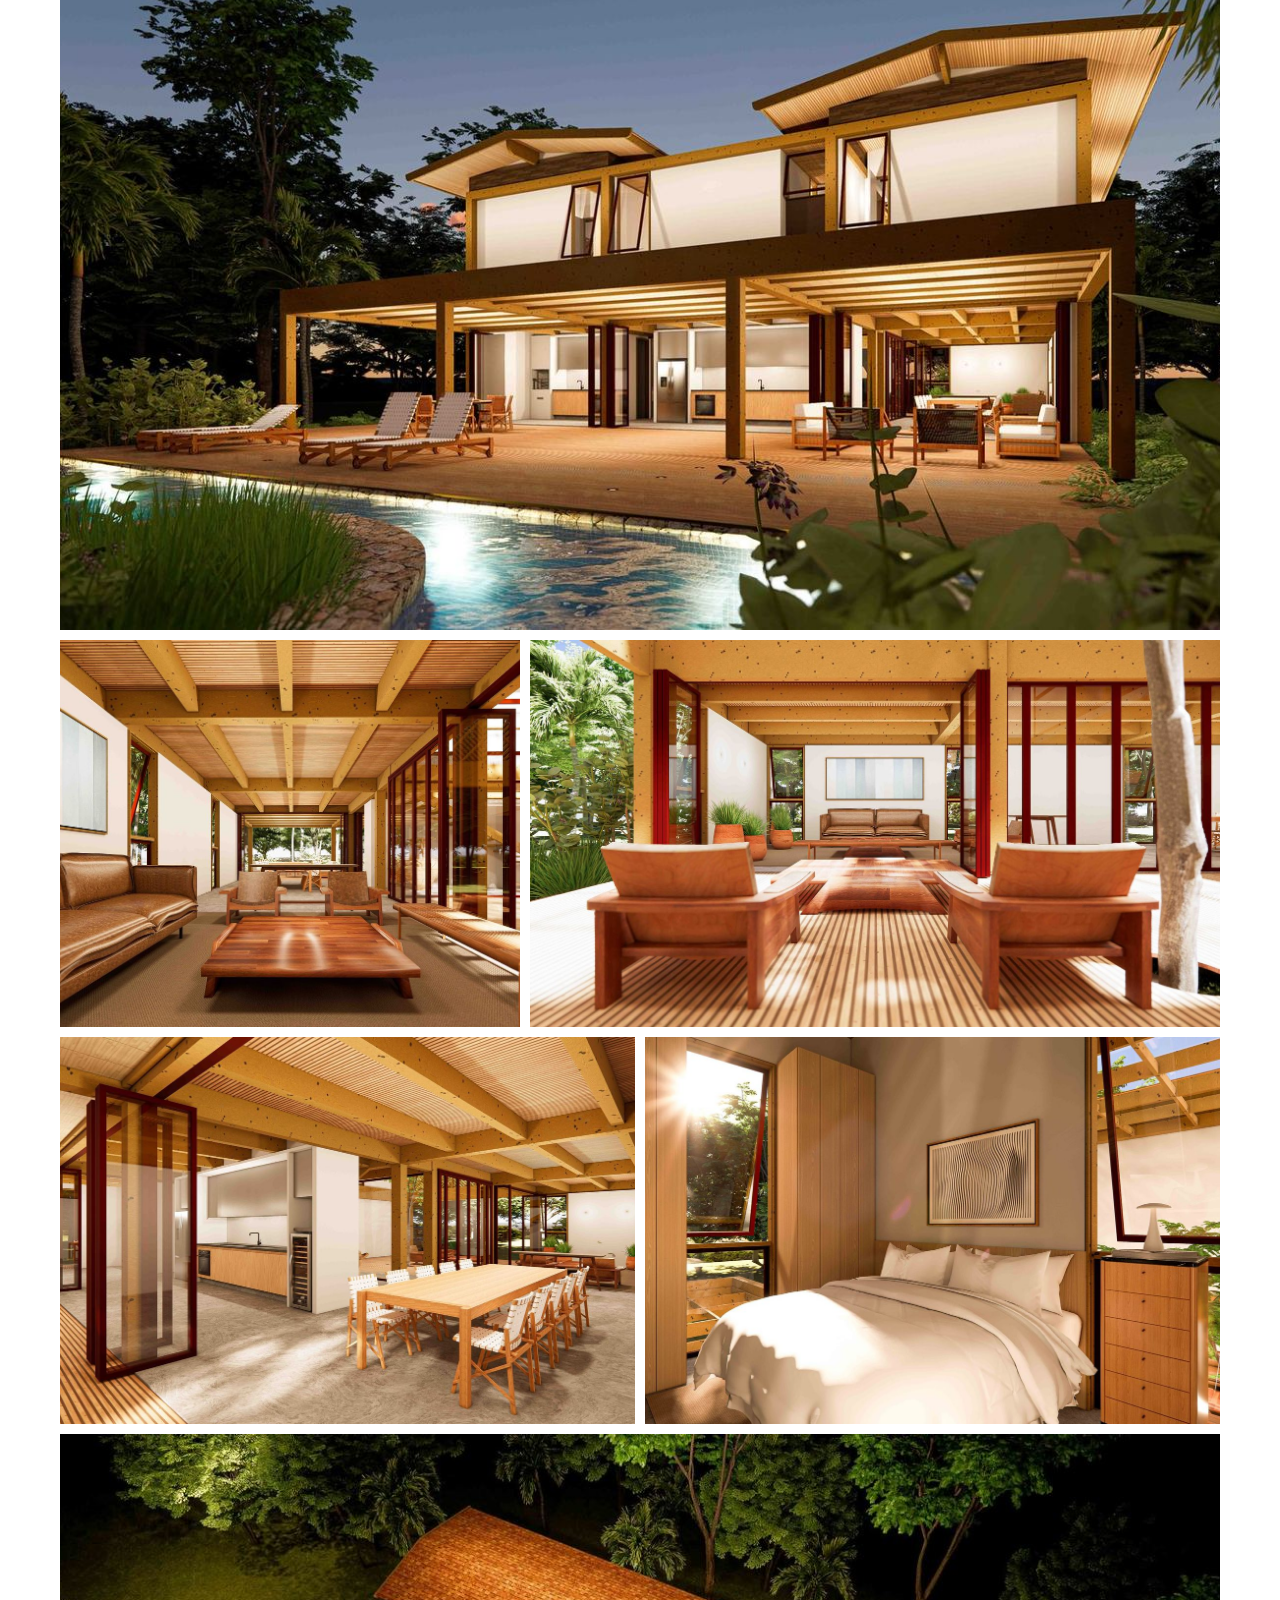
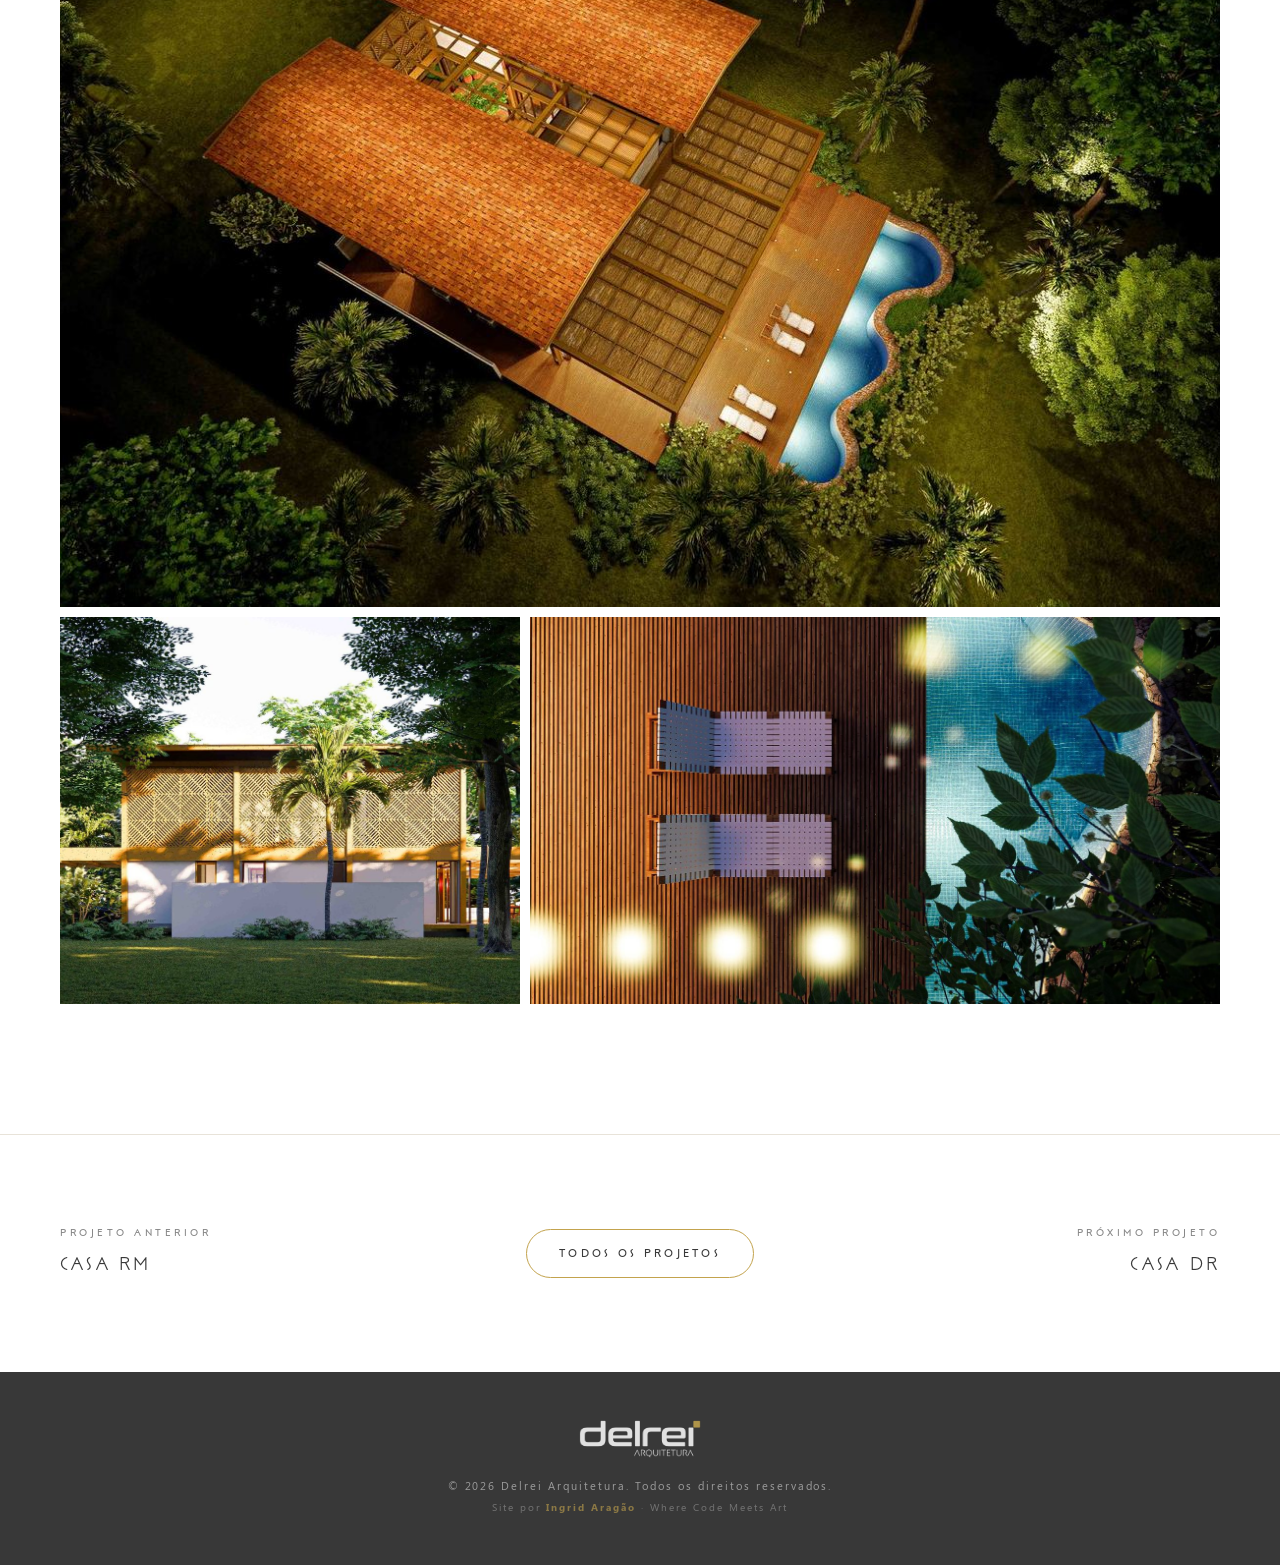
<file: casa-dm.html>
<!DOCTYPE html>
<html lang="pt-BR">
<head>
<meta charset="UTF-8">
<meta name="viewport" content="width=device-width, initial-scale=1">
<meta name="description" content="Casa DM - Delrei Arquitetura. Marcada pela estrutura em madeira lamelada colada, a casa se destaca pelo grande painel em brise de madeira que percorre a porção superior da fachada, conferind">
<title>Casa DM | Delrei Arquitetura</title>
<link rel="icon" type="image/png" href="img/logo-preto.png">
<link rel="stylesheet" href="css/base.css">
<style>
/* PROJETO INTERNA - estilo Superlimão com nosso toque */
main{padding-top:78px}
.projeto-intro{padding:100px 60px 80px;max-width:1500px;margin:0 auto}
.projeto-intro-grid{display:grid;grid-template-columns:1fr 1.3fr;gap:100px;align-items:start}
.projeto-eyebrow{font-family:var(--font-display);font-size:11px;letter-spacing:.4em;text-transform:uppercase;color:var(--gold-dark);margin-bottom:24px;display:block;font-weight:400}
.projeto-titulo{font-family:var(--font-display);font-size:clamp(40px,5vw,68px);font-weight:300;letter-spacing:.12em;text-transform:uppercase;color:var(--black);margin:0 0 12px;line-height:1.05}
.projeto-local{font-family:var(--font-display);font-size:14px;font-weight:300;letter-spacing:.3em;color:var(--gold-dark);text-transform:uppercase;margin:0;padding-top:14px;border-top:1px solid var(--grey-line);display:inline-block;min-width:200px}
.projeto-desc{font-family:var(--font-body);font-size:17px;line-height:1.9;color:var(--grey-text);font-weight:400}
.projeto-desc p{margin:0 0 22px}
.projeto-desc p:last-child{margin-bottom:0}
.projeto-desc p:first-child::first-letter{font-family:var(--font-display);font-size:1.2em;color:var(--gold-dark);font-weight:600;letter-spacing:.02em}

/* GALERIA com margem lateral (estilo Superlimão) */
.gallery{padding:0 60px 40px;max-width:1500px;margin:0 auto}
.gallery-row{display:grid;grid-template-columns:1fr 1fr;gap:10px;margin-bottom:10px;aspect-ratio:3/1}
.gallery-row--asymmetric{grid-template-columns:1.5fr 1fr}
.gallery-row--asymmetric-reverse{grid-template-columns:1fr 1.5fr}
.gallery-row--full{grid-template-columns:1fr;aspect-ratio:3/2}
.gallery-item{position:relative;overflow:hidden;cursor:zoom-in;display:block;background:var(--black)}
.gallery-item img{width:100%;height:100%;object-fit:cover;transition:transform 1s cubic-bezier(.16,1,.3,1)}
.gallery-item:hover img{transform:scale(1.03)}

/* PROJETO NAV */
.projeto-nav{display:grid;grid-template-columns:1fr auto 1fr;align-items:center;gap:32px;padding:90px 60px;max-width:1500px;margin:80px auto 0;border-top:1px solid var(--grey-line)}
.projeto-nav a{display:flex;flex-direction:column;gap:8px;transition:color .35s;color:var(--black)}
.projeto-nav a:hover{color:var(--gold-dark)}
.projeto-nav-label{font-family:var(--font-display);font-size:10px;letter-spacing:.35em;text-transform:uppercase;color:var(--grey-soft);font-weight:400}
.projeto-nav-name{font-family:var(--font-display);font-size:18px;font-weight:300;letter-spacing:.18em;text-transform:uppercase}
.projeto-nav-next{text-align:right}
.projeto-nav-back{padding:14px 32px;border:1px solid var(--gold);color:var(--gold-dark);font-family:var(--font-display);font-size:11px;letter-spacing:.3em;text-transform:uppercase;border-radius:60px;transition:all .35s;white-space:nowrap}
.projeto-nav-back:hover{background:var(--gold);color:var(--white)}

@media(max-width:1024px){
  .projeto-intro{padding:80px 40px 60px}
  .projeto-intro-grid{gap:60px}
  .gallery{padding:0 40px 32px}
  .projeto-nav{padding:70px 40px}
}
@media(max-width:900px){
  main{padding-top:78px}
  .projeto-intro{padding:60px 24px 40px}
  .projeto-intro-grid{grid-template-columns:1fr;gap:36px}
  .projeto-desc{font-size:15.5px}
  .gallery{padding:0 16px 24px}
  .gallery-row,.gallery-row--asymmetric,.gallery-row--asymmetric-reverse,.gallery-row--full{grid-template-columns:1fr;aspect-ratio:auto;gap:8px;margin-bottom:8px}
  .gallery-item{aspect-ratio:3/2}
  .projeto-nav{grid-template-columns:1fr;gap:24px;text-align:center;padding:60px 24px}
  .projeto-nav-next{text-align:center}
}
</style>
</head>
<body>

<header class="site-header" id="header">
  <div class="container">
    <a href="index.html" class="site-logo">
      <img src="img/logo-preto.png" alt="Delrei Arquitetura">
    </a>
    <nav class="site-nav" id="nav">
      <a href="index.html#home">HOME</a>
      <a href="index.html#projetos" class="active">PROJETOS</a>
      <a href="index.html#sobre">SOBRE</a>
      <a href="index.html#contato">CONTATO</a>
    </nav>
    <button class="menu-toggle" id="menuToggle" aria-label="Menu">
      <span></span><span></span><span></span>
    </button>
  </div>
</header>

<main>

  <section class="projeto-intro">
    <div class="projeto-intro-grid">
      <div class="reveal">
        <span class="projeto-eyebrow">Projeto Residencial</span>
        <h1 class="projeto-titulo">Casa DM</h1>
        <p class="projeto-local">Delrei Arquitetura</p>
      </div>
      <div class="projeto-desc reveal">
        <p>Marcada pela estrutura em madeira lamelada colada, a casa se destaca pelo grande painel em brise de madeira que percorre a porção superior da fachada, conferindo identidade e um desenho singular ao conjunto.</p>
<p>O acesso acontece por um pátio coberto com pergolado e vidro, que qualifica a chegada e distribui de forma fluida os percursos entre a sala de estar e a circulação principal.</p>
<p>Nos fundos, a ampla área de lazer se integra ao espaço gourmet, concebido como extensão da cozinha e do convívio social, reforçando a continuidade entre interior e exterior. No pavimento superior, os quartos se organizam de forma reservada, garantindo privacidade sem comprometer a unidade da proposta.</p>
      </div>
    </div>
  </section>

  <section class="gallery">
    
    <div class="gallery-row gallery-row--asymmetric">
      <a href="img/galerias/casa-dm/01.jpg" class="gallery-item gallery-item--big" data-gallery><img src="img/galerias/casa-dm/01.jpg" alt="casa-dm foto 1" loading="lazy"></a>
      <a href="img/galerias/casa-dm/02.jpg" class="gallery-item gallery-item--small" data-gallery><img src="img/galerias/casa-dm/02.jpg" alt="casa-dm foto 2" loading="lazy"></a>
    </div>

    <div class="gallery-row">
      <a href="img/galerias/casa-dm/03.jpg" class="gallery-item" data-gallery><img src="img/galerias/casa-dm/03.jpg" alt="casa-dm foto 3" loading="lazy"></a>
      <a href="img/galerias/casa-dm/04.jpg" class="gallery-item" data-gallery><img src="img/galerias/casa-dm/04.jpg" alt="casa-dm foto 4" loading="lazy"></a>
    </div>

    <div class="gallery-row gallery-row--full">
      <a href="img/galerias/casa-dm/05.jpg" class="gallery-item" data-gallery><img src="img/galerias/casa-dm/05.jpg" alt="casa-dm foto 5" loading="lazy"></a>
    </div>

    <div class="gallery-row gallery-row--asymmetric-reverse">
      <a href="img/galerias/casa-dm/06.jpg" class="gallery-item gallery-item--small" data-gallery><img src="img/galerias/casa-dm/06.jpg" alt="casa-dm foto 6" loading="lazy"></a>
      <a href="img/galerias/casa-dm/07.jpg" class="gallery-item gallery-item--big" data-gallery><img src="img/galerias/casa-dm/07.jpg" alt="casa-dm foto 7" loading="lazy"></a>
    </div>

    <div class="gallery-row">
      <a href="img/galerias/casa-dm/08.jpg" class="gallery-item" data-gallery><img src="img/galerias/casa-dm/08.jpg" alt="casa-dm foto 8" loading="lazy"></a>
      <a href="img/galerias/casa-dm/09.jpg" class="gallery-item" data-gallery><img src="img/galerias/casa-dm/09.jpg" alt="casa-dm foto 9" loading="lazy"></a>
    </div>

    <div class="gallery-row gallery-row--full">
      <a href="img/galerias/casa-dm/10.jpg" class="gallery-item" data-gallery><img src="img/galerias/casa-dm/10.jpg" alt="casa-dm foto 10" loading="lazy"></a>
    </div>

    <div class="gallery-row gallery-row--asymmetric-reverse">
      <a href="img/galerias/casa-dm/11.jpg" class="gallery-item gallery-item--small" data-gallery><img src="img/galerias/casa-dm/11.jpg" alt="casa-dm foto 11" loading="lazy"></a>
      <a href="img/galerias/casa-dm/12.jpg" class="gallery-item gallery-item--big" data-gallery><img src="img/galerias/casa-dm/12.jpg" alt="casa-dm foto 12" loading="lazy"></a>
    </div>
  </section>

  <nav class="projeto-nav">
    <a href="casa-rm.html" class="projeto-nav-prev">
      <span class="projeto-nav-label">Projeto anterior</span>
      <span class="projeto-nav-name">Casa RM</span>
    </a>
    <a href="index.html#projetos" class="projeto-nav-back">Todos os projetos</a>
    <a href="casa-dr.html" class="projeto-nav-next">
      <span class="projeto-nav-label">Próximo projeto</span>
      <span class="projeto-nav-name">Casa DR</span>
    </a>
  </nav>

</main>

<footer class="site-footer">
  <img src="img/logo-branco.png" alt="Delrei Arquitetura">
  <p>&copy; 2026 Delrei Arquitetura. Todos os direitos reservados.<br>
  <small style="opacity:.6;font-size:10px">Site por <a href="https://ingridaragao.com" target="_blank" rel="noopener">Ingrid Aragão</a> &middot; Where Code Meets Art</small></p>
</footer>

<div class="lightbox" id="lightbox">
  <button class="lightbox-close" id="lbClose" aria-label="Fechar">&times;</button>
  <div class="lightbox-img-wrap">
    <img class="lightbox-img" id="lbImg" alt="">
  </div>
  <button class="lightbox-nav lightbox-prev" id="lbPrev" aria-label="Anterior">&#8249;</button>
  <button class="lightbox-nav lightbox-next" id="lbNext" aria-label="Próxima">&#8250;</button>
  <div class="lightbox-counter" id="lbCounter"></div>
</div>

<script src="js/base.js"></script>
<script>
const galleryItems = Array.from(document.querySelectorAll('[data-gallery]'));
const galleryUrls = galleryItems.map(a => a.href);
galleryItems.forEach((a, idx) => {
  a.addEventListener('click', e => {
    e.preventDefault();
    if (window.openGallery) window.openGallery(galleryUrls, idx);
  });
});
</script>
</body>
</html>
</file>
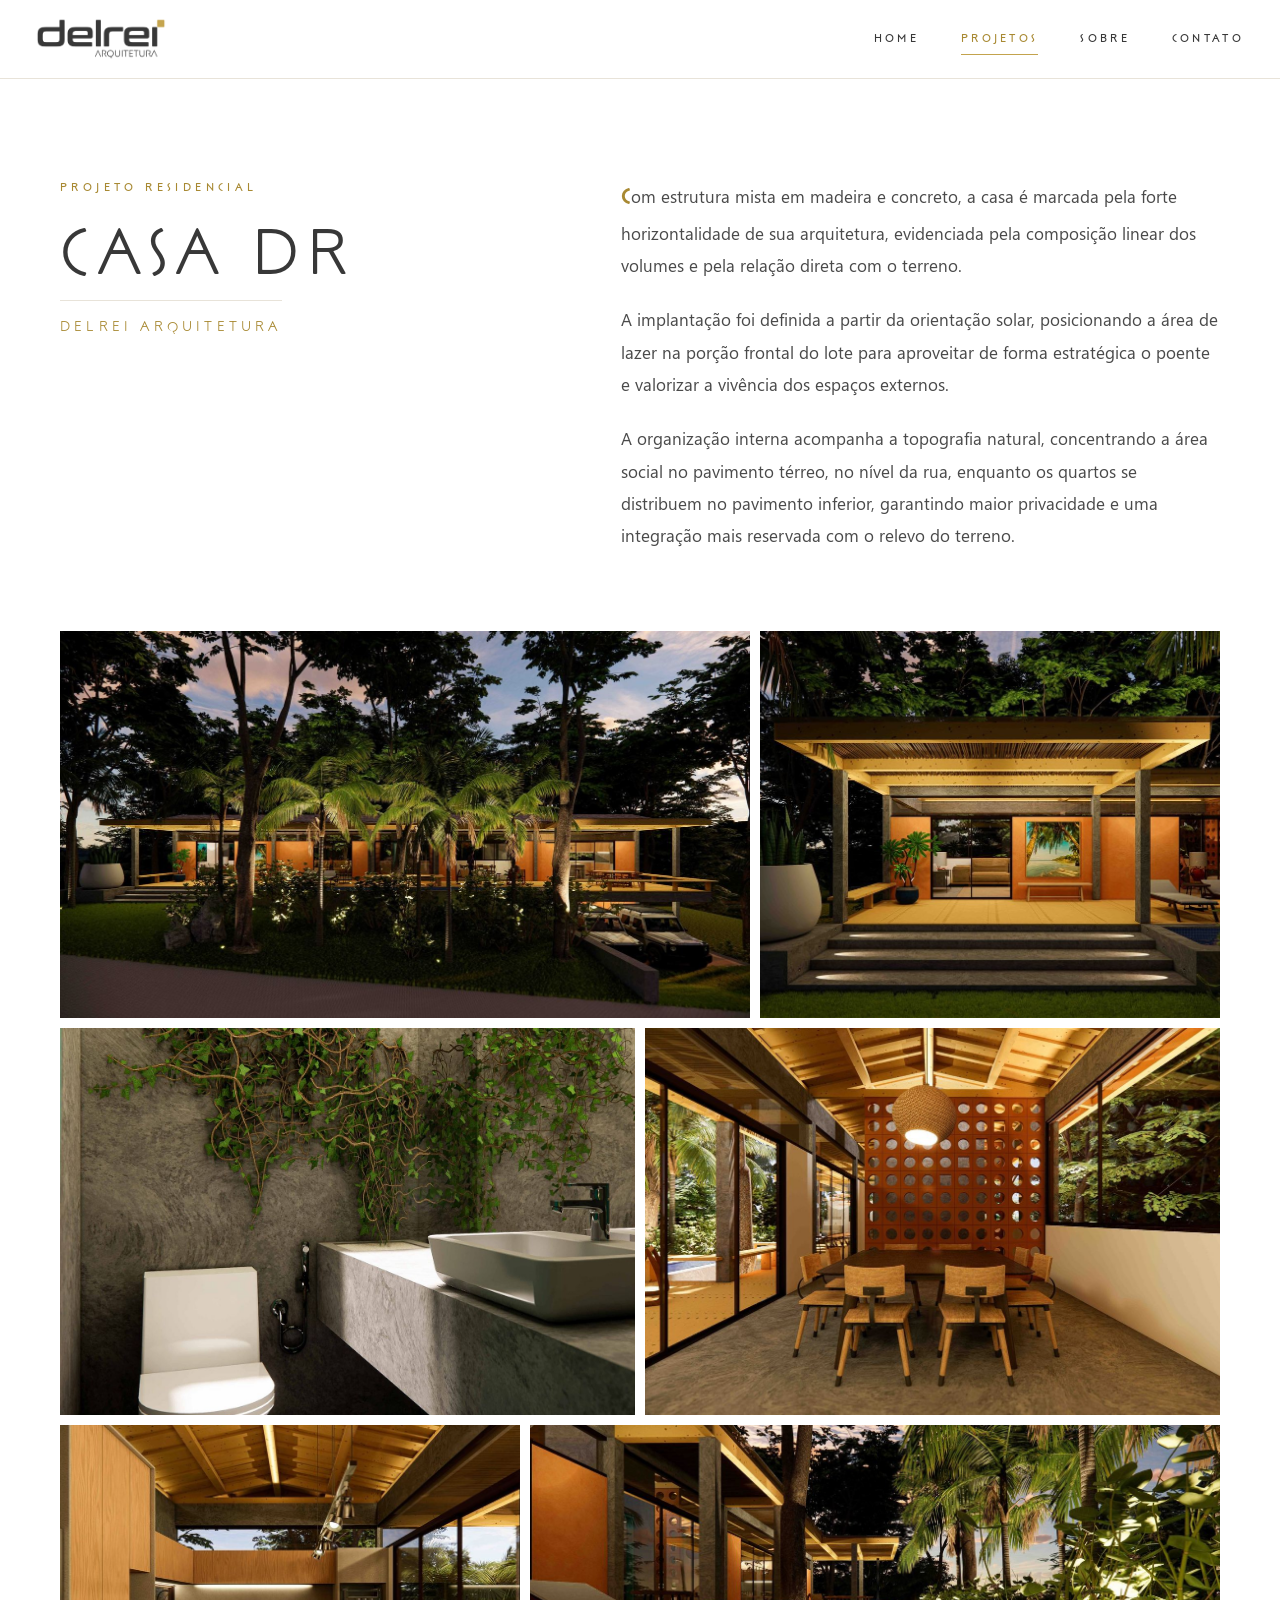
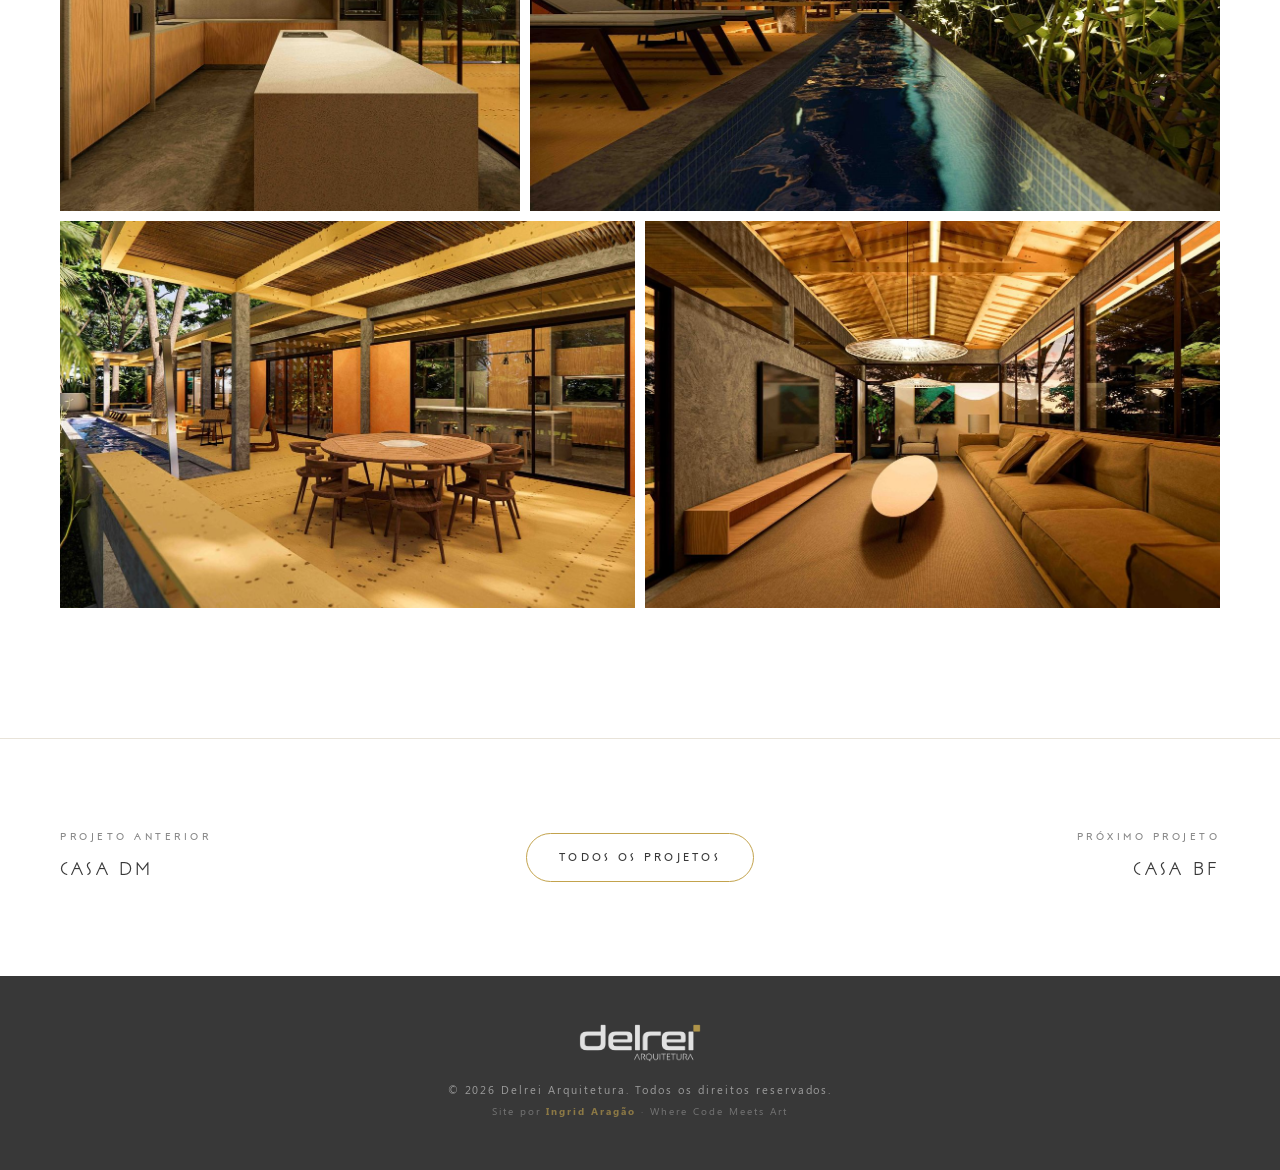
<file: casa-dr.html>
<!DOCTYPE html>
<html lang="pt-BR">
<head>
<meta charset="UTF-8">
<meta name="viewport" content="width=device-width, initial-scale=1">
<meta name="description" content="Casa DR - Delrei Arquitetura. Com estrutura mista em madeira e concreto, a casa é marcada pela forte horizontalidade de sua arquitetura, evidenciada pela composição linear dos volumes e pela">
<title>Casa DR | Delrei Arquitetura</title>
<link rel="icon" type="image/png" href="img/logo-preto.png">
<link rel="stylesheet" href="css/base.css">
<style>
/* PROJETO INTERNA - estilo Superlimão com nosso toque */
main{padding-top:78px}
.projeto-intro{padding:100px 60px 80px;max-width:1500px;margin:0 auto}
.projeto-intro-grid{display:grid;grid-template-columns:1fr 1.3fr;gap:100px;align-items:start}
.projeto-eyebrow{font-family:var(--font-display);font-size:11px;letter-spacing:.4em;text-transform:uppercase;color:var(--gold-dark);margin-bottom:24px;display:block;font-weight:400}
.projeto-titulo{font-family:var(--font-display);font-size:clamp(40px,5vw,68px);font-weight:300;letter-spacing:.12em;text-transform:uppercase;color:var(--black);margin:0 0 12px;line-height:1.05}
.projeto-local{font-family:var(--font-display);font-size:14px;font-weight:300;letter-spacing:.3em;color:var(--gold-dark);text-transform:uppercase;margin:0;padding-top:14px;border-top:1px solid var(--grey-line);display:inline-block;min-width:200px}
.projeto-desc{font-family:var(--font-body);font-size:17px;line-height:1.9;color:var(--grey-text);font-weight:400}
.projeto-desc p{margin:0 0 22px}
.projeto-desc p:last-child{margin-bottom:0}
.projeto-desc p:first-child::first-letter{font-family:var(--font-display);font-size:1.2em;color:var(--gold-dark);font-weight:600;letter-spacing:.02em}

/* GALERIA com margem lateral (estilo Superlimão) */
.gallery{padding:0 60px 40px;max-width:1500px;margin:0 auto}
.gallery-row{display:grid;grid-template-columns:1fr 1fr;gap:10px;margin-bottom:10px;aspect-ratio:3/1}
.gallery-row--asymmetric{grid-template-columns:1.5fr 1fr}
.gallery-row--asymmetric-reverse{grid-template-columns:1fr 1.5fr}
.gallery-row--full{grid-template-columns:1fr;aspect-ratio:3/2}
.gallery-item{position:relative;overflow:hidden;cursor:zoom-in;display:block;background:var(--black)}
.gallery-item img{width:100%;height:100%;object-fit:cover;transition:transform 1s cubic-bezier(.16,1,.3,1)}
.gallery-item:hover img{transform:scale(1.03)}

/* PROJETO NAV */
.projeto-nav{display:grid;grid-template-columns:1fr auto 1fr;align-items:center;gap:32px;padding:90px 60px;max-width:1500px;margin:80px auto 0;border-top:1px solid var(--grey-line)}
.projeto-nav a{display:flex;flex-direction:column;gap:8px;transition:color .35s;color:var(--black)}
.projeto-nav a:hover{color:var(--gold-dark)}
.projeto-nav-label{font-family:var(--font-display);font-size:10px;letter-spacing:.35em;text-transform:uppercase;color:var(--grey-soft);font-weight:400}
.projeto-nav-name{font-family:var(--font-display);font-size:18px;font-weight:300;letter-spacing:.18em;text-transform:uppercase}
.projeto-nav-next{text-align:right}
.projeto-nav-back{padding:14px 32px;border:1px solid var(--gold);color:var(--gold-dark);font-family:var(--font-display);font-size:11px;letter-spacing:.3em;text-transform:uppercase;border-radius:60px;transition:all .35s;white-space:nowrap}
.projeto-nav-back:hover{background:var(--gold);color:var(--white)}

@media(max-width:1024px){
  .projeto-intro{padding:80px 40px 60px}
  .projeto-intro-grid{gap:60px}
  .gallery{padding:0 40px 32px}
  .projeto-nav{padding:70px 40px}
}
@media(max-width:900px){
  main{padding-top:78px}
  .projeto-intro{padding:60px 24px 40px}
  .projeto-intro-grid{grid-template-columns:1fr;gap:36px}
  .projeto-desc{font-size:15.5px}
  .gallery{padding:0 16px 24px}
  .gallery-row,.gallery-row--asymmetric,.gallery-row--asymmetric-reverse,.gallery-row--full{grid-template-columns:1fr;aspect-ratio:auto;gap:8px;margin-bottom:8px}
  .gallery-item{aspect-ratio:3/2}
  .projeto-nav{grid-template-columns:1fr;gap:24px;text-align:center;padding:60px 24px}
  .projeto-nav-next{text-align:center}
}
</style>
</head>
<body>

<header class="site-header" id="header">
  <div class="container">
    <a href="index.html" class="site-logo">
      <img src="img/logo-preto.png" alt="Delrei Arquitetura">
    </a>
    <nav class="site-nav" id="nav">
      <a href="index.html#home">HOME</a>
      <a href="index.html#projetos" class="active">PROJETOS</a>
      <a href="index.html#sobre">SOBRE</a>
      <a href="index.html#contato">CONTATO</a>
    </nav>
    <button class="menu-toggle" id="menuToggle" aria-label="Menu">
      <span></span><span></span><span></span>
    </button>
  </div>
</header>

<main>

  <section class="projeto-intro">
    <div class="projeto-intro-grid">
      <div class="reveal">
        <span class="projeto-eyebrow">Projeto Residencial</span>
        <h1 class="projeto-titulo">Casa DR</h1>
        <p class="projeto-local">Delrei Arquitetura</p>
      </div>
      <div class="projeto-desc reveal">
        <p>Com estrutura mista em madeira e concreto, a casa é marcada pela forte horizontalidade de sua arquitetura, evidenciada pela composição linear dos volumes e pela relação direta com o terreno.</p>
<p>A implantação foi definida a partir da orientação solar, posicionando a área de lazer na porção frontal do lote para aproveitar de forma estratégica o poente e valorizar a vivência dos espaços externos.</p>
<p>A organização interna acompanha a topografia natural, concentrando a área social no pavimento térreo, no nível da rua, enquanto os quartos se distribuem no pavimento inferior, garantindo maior privacidade e uma integração mais reservada com o relevo do terreno.</p>
      </div>
    </div>
  </section>

  <section class="gallery">
    
    <div class="gallery-row gallery-row--asymmetric">
      <a href="img/galerias/casa-dr/01.jpg" class="gallery-item gallery-item--big" data-gallery><img src="img/galerias/casa-dr/01.jpg" alt="casa-dr foto 1" loading="lazy"></a>
      <a href="img/galerias/casa-dr/02.jpg" class="gallery-item gallery-item--small" data-gallery><img src="img/galerias/casa-dr/02.jpg" alt="casa-dr foto 2" loading="lazy"></a>
    </div>

    <div class="gallery-row">
      <a href="img/galerias/casa-dr/03.jpg" class="gallery-item" data-gallery><img src="img/galerias/casa-dr/03.jpg" alt="casa-dr foto 3" loading="lazy"></a>
      <a href="img/galerias/casa-dr/04.jpg" class="gallery-item" data-gallery><img src="img/galerias/casa-dr/04.jpg" alt="casa-dr foto 4" loading="lazy"></a>
    </div>

    <div class="gallery-row gallery-row--asymmetric-reverse">
      <a href="img/galerias/casa-dr/05.jpg" class="gallery-item gallery-item--small" data-gallery><img src="img/galerias/casa-dr/05.jpg" alt="casa-dr foto 5" loading="lazy"></a>
      <a href="img/galerias/casa-dr/06.jpg" class="gallery-item gallery-item--big" data-gallery><img src="img/galerias/casa-dr/06.jpg" alt="casa-dr foto 6" loading="lazy"></a>
    </div>

    <div class="gallery-row">
      <a href="img/galerias/casa-dr/08.jpg" class="gallery-item" data-gallery><img src="img/galerias/casa-dr/08.jpg" alt="casa-dr foto 8" loading="lazy"></a>
      <a href="img/galerias/casa-dr/09.jpg" class="gallery-item" data-gallery><img src="img/galerias/casa-dr/09.jpg" alt="casa-dr foto 9" loading="lazy"></a>
    </div>
  </section>

  <nav class="projeto-nav">
    <a href="casa-dm.html" class="projeto-nav-prev">
      <span class="projeto-nav-label">Projeto anterior</span>
      <span class="projeto-nav-name">Casa DM</span>
    </a>
    <a href="index.html#projetos" class="projeto-nav-back">Todos os projetos</a>
    <a href="casa-bf.html" class="projeto-nav-next">
      <span class="projeto-nav-label">Próximo projeto</span>
      <span class="projeto-nav-name">Casa BF</span>
    </a>
  </nav>

</main>

<footer class="site-footer">
  <img src="img/logo-branco.png" alt="Delrei Arquitetura">
  <p>&copy; 2026 Delrei Arquitetura. Todos os direitos reservados.<br>
  <small style="opacity:.6;font-size:10px">Site por <a href="https://ingridaragao.com" target="_blank" rel="noopener">Ingrid Aragão</a> &middot; Where Code Meets Art</small></p>
</footer>

<div class="lightbox" id="lightbox">
  <button class="lightbox-close" id="lbClose" aria-label="Fechar">&times;</button>
  <div class="lightbox-img-wrap">
    <img class="lightbox-img" id="lbImg" alt="">
  </div>
  <button class="lightbox-nav lightbox-prev" id="lbPrev" aria-label="Anterior">&#8249;</button>
  <button class="lightbox-nav lightbox-next" id="lbNext" aria-label="Próxima">&#8250;</button>
  <div class="lightbox-counter" id="lbCounter"></div>
</div>

<script src="js/base.js"></script>
<script>
const galleryItems = Array.from(document.querySelectorAll('[data-gallery]'));
const galleryUrls = galleryItems.map(a => a.href);
galleryItems.forEach((a, idx) => {
  a.addEventListener('click', e => {
    e.preventDefault();
    if (window.openGallery) window.openGallery(galleryUrls, idx);
  });
});
</script>
</body>
</html>
</file>
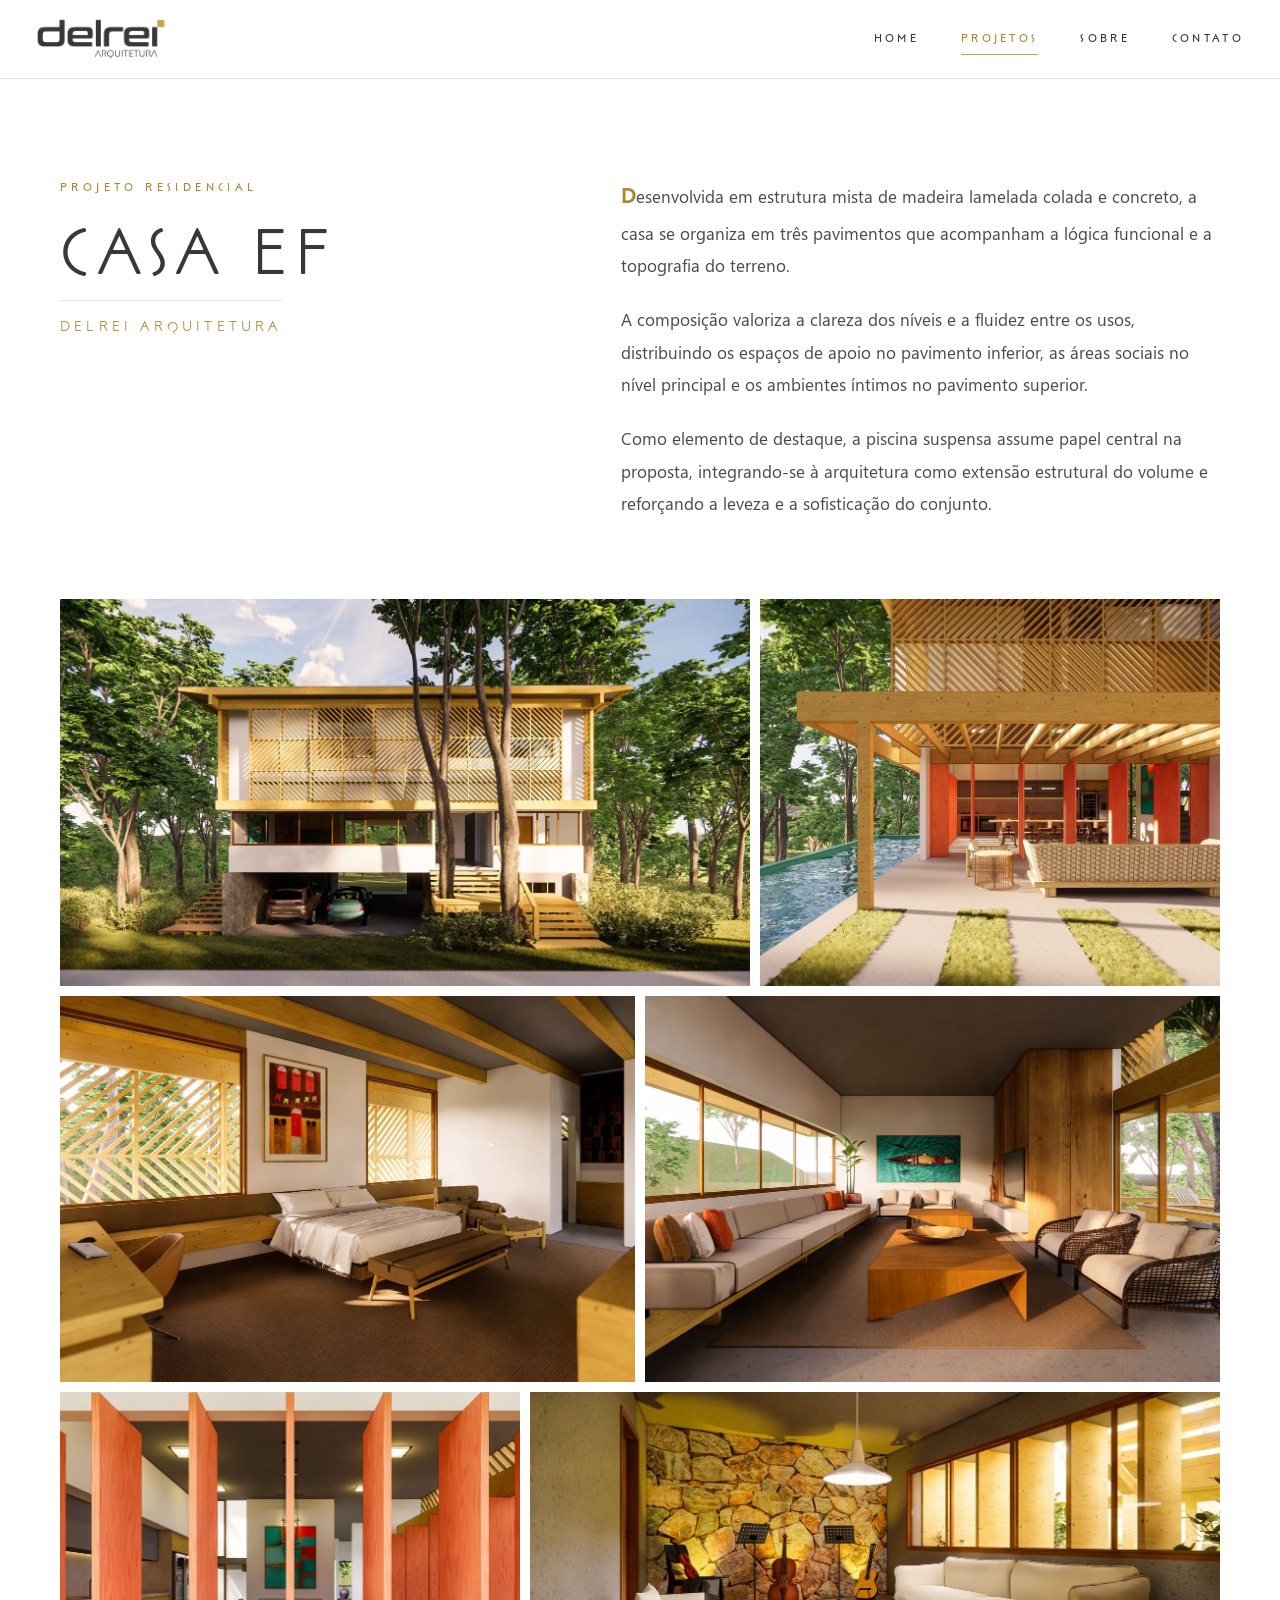
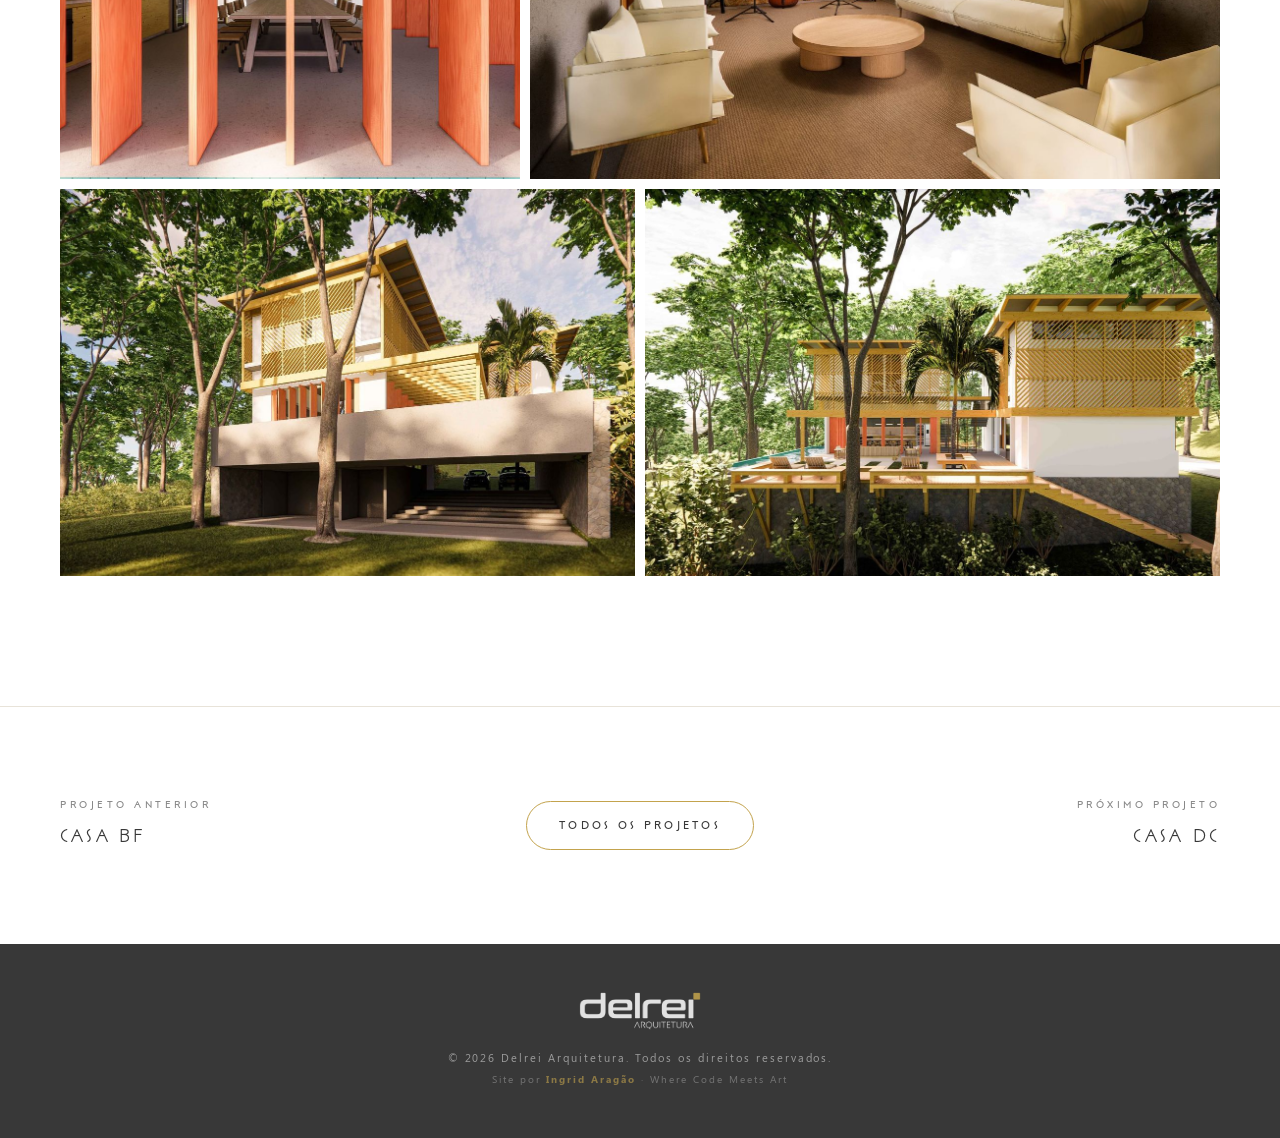
<file: casa-ef.html>
<!DOCTYPE html>
<html lang="pt-BR">
<head>
<meta charset="UTF-8">
<meta name="viewport" content="width=device-width, initial-scale=1">
<meta name="description" content="Casa EF - Delrei Arquitetura. Desenvolvida em estrutura mista de madeira lamelada colada e concreto, a casa se organiza em três pavimentos que acompanham a lógica funcional e a topografia do">
<title>Casa EF | Delrei Arquitetura</title>
<link rel="icon" type="image/png" href="img/logo-preto.png">
<link rel="stylesheet" href="css/base.css">
<style>
/* PROJETO INTERNA - estilo Superlimão com nosso toque */
main{padding-top:78px}
.projeto-intro{padding:100px 60px 80px;max-width:1500px;margin:0 auto}
.projeto-intro-grid{display:grid;grid-template-columns:1fr 1.3fr;gap:100px;align-items:start}
.projeto-eyebrow{font-family:var(--font-display);font-size:11px;letter-spacing:.4em;text-transform:uppercase;color:var(--gold-dark);margin-bottom:24px;display:block;font-weight:400}
.projeto-titulo{font-family:var(--font-display);font-size:clamp(40px,5vw,68px);font-weight:300;letter-spacing:.12em;text-transform:uppercase;color:var(--black);margin:0 0 12px;line-height:1.05}
.projeto-local{font-family:var(--font-display);font-size:14px;font-weight:300;letter-spacing:.3em;color:var(--gold-dark);text-transform:uppercase;margin:0;padding-top:14px;border-top:1px solid var(--grey-line);display:inline-block;min-width:200px}
.projeto-desc{font-family:var(--font-body);font-size:17px;line-height:1.9;color:var(--grey-text);font-weight:400}
.projeto-desc p{margin:0 0 22px}
.projeto-desc p:last-child{margin-bottom:0}
.projeto-desc p:first-child::first-letter{font-family:var(--font-display);font-size:1.2em;color:var(--gold-dark);font-weight:600;letter-spacing:.02em}

/* GALERIA com margem lateral (estilo Superlimão) */
.gallery{padding:0 60px 40px;max-width:1500px;margin:0 auto}
.gallery-row{display:grid;grid-template-columns:1fr 1fr;gap:10px;margin-bottom:10px;aspect-ratio:3/1}
.gallery-row--asymmetric{grid-template-columns:1.5fr 1fr}
.gallery-row--asymmetric-reverse{grid-template-columns:1fr 1.5fr}
.gallery-row--full{grid-template-columns:1fr;aspect-ratio:3/2}
.gallery-item{position:relative;overflow:hidden;cursor:zoom-in;display:block;background:var(--black)}
.gallery-item img{width:100%;height:100%;object-fit:cover;transition:transform 1s cubic-bezier(.16,1,.3,1)}
.gallery-item:hover img{transform:scale(1.03)}

/* PROJETO NAV */
.projeto-nav{display:grid;grid-template-columns:1fr auto 1fr;align-items:center;gap:32px;padding:90px 60px;max-width:1500px;margin:80px auto 0;border-top:1px solid var(--grey-line)}
.projeto-nav a{display:flex;flex-direction:column;gap:8px;transition:color .35s;color:var(--black)}
.projeto-nav a:hover{color:var(--gold-dark)}
.projeto-nav-label{font-family:var(--font-display);font-size:10px;letter-spacing:.35em;text-transform:uppercase;color:var(--grey-soft);font-weight:400}
.projeto-nav-name{font-family:var(--font-display);font-size:18px;font-weight:300;letter-spacing:.18em;text-transform:uppercase}
.projeto-nav-next{text-align:right}
.projeto-nav-back{padding:14px 32px;border:1px solid var(--gold);color:var(--gold-dark);font-family:var(--font-display);font-size:11px;letter-spacing:.3em;text-transform:uppercase;border-radius:60px;transition:all .35s;white-space:nowrap}
.projeto-nav-back:hover{background:var(--gold);color:var(--white)}

@media(max-width:1024px){
  .projeto-intro{padding:80px 40px 60px}
  .projeto-intro-grid{gap:60px}
  .gallery{padding:0 40px 32px}
  .projeto-nav{padding:70px 40px}
}
@media(max-width:900px){
  main{padding-top:78px}
  .projeto-intro{padding:60px 24px 40px}
  .projeto-intro-grid{grid-template-columns:1fr;gap:36px}
  .projeto-desc{font-size:15.5px}
  .gallery{padding:0 16px 24px}
  .gallery-row,.gallery-row--asymmetric,.gallery-row--asymmetric-reverse,.gallery-row--full{grid-template-columns:1fr;aspect-ratio:auto;gap:8px;margin-bottom:8px}
  .gallery-item{aspect-ratio:3/2}
  .projeto-nav{grid-template-columns:1fr;gap:24px;text-align:center;padding:60px 24px}
  .projeto-nav-next{text-align:center}
}
</style>
</head>
<body>

<header class="site-header" id="header">
  <div class="container">
    <a href="index.html" class="site-logo">
      <img src="img/logo-preto.png" alt="Delrei Arquitetura">
    </a>
    <nav class="site-nav" id="nav">
      <a href="index.html#home">HOME</a>
      <a href="index.html#projetos" class="active">PROJETOS</a>
      <a href="index.html#sobre">SOBRE</a>
      <a href="index.html#contato">CONTATO</a>
    </nav>
    <button class="menu-toggle" id="menuToggle" aria-label="Menu">
      <span></span><span></span><span></span>
    </button>
  </div>
</header>

<main>

  <section class="projeto-intro">
    <div class="projeto-intro-grid">
      <div class="reveal">
        <span class="projeto-eyebrow">Projeto Residencial</span>
        <h1 class="projeto-titulo">Casa EF</h1>
        <p class="projeto-local">Delrei Arquitetura</p>
      </div>
      <div class="projeto-desc reveal">
        <p>Desenvolvida em estrutura mista de madeira lamelada colada e concreto, a casa se organiza em três pavimentos que acompanham a lógica funcional e a topografia do terreno.</p>
<p>A composição valoriza a clareza dos níveis e a fluidez entre os usos, distribuindo os espaços de apoio no pavimento inferior, as áreas sociais no nível principal e os ambientes íntimos no pavimento superior.</p>
<p>Como elemento de destaque, a piscina suspensa assume papel central na proposta, integrando-se à arquitetura como extensão estrutural do volume e reforçando a leveza e a sofisticação do conjunto.</p>
      </div>
    </div>
  </section>

  <section class="gallery">
    
    <div class="gallery-row gallery-row--asymmetric">
      <a href="img/galerias/casa-ef/01.jpg" class="gallery-item gallery-item--big" data-gallery><img src="img/galerias/casa-ef/01.jpg" alt="casa-ef foto 1" loading="lazy"></a>
      <a href="img/galerias/casa-ef/02.jpg" class="gallery-item gallery-item--small" data-gallery><img src="img/galerias/casa-ef/02.jpg" alt="casa-ef foto 2" loading="lazy"></a>
    </div>

    <div class="gallery-row">
      <a href="img/galerias/casa-ef/03.jpg" class="gallery-item" data-gallery><img src="img/galerias/casa-ef/03.jpg" alt="casa-ef foto 3" loading="lazy"></a>
      <a href="img/galerias/casa-ef/04.jpg" class="gallery-item" data-gallery><img src="img/galerias/casa-ef/04.jpg" alt="casa-ef foto 4" loading="lazy"></a>
    </div>

    <div class="gallery-row gallery-row--asymmetric-reverse">
      <a href="img/galerias/casa-ef/05.jpg" class="gallery-item gallery-item--small" data-gallery><img src="img/galerias/casa-ef/05.jpg" alt="casa-ef foto 5" loading="lazy"></a>
      <a href="img/galerias/casa-ef/06.jpg" class="gallery-item gallery-item--big" data-gallery><img src="img/galerias/casa-ef/06.jpg" alt="casa-ef foto 6" loading="lazy"></a>
    </div>

    <div class="gallery-row">
      <a href="img/galerias/casa-ef/07.jpg" class="gallery-item" data-gallery><img src="img/galerias/casa-ef/07.jpg" alt="casa-ef foto 7" loading="lazy"></a>
      <a href="img/galerias/casa-ef/08.jpg" class="gallery-item" data-gallery><img src="img/galerias/casa-ef/08.jpg" alt="casa-ef foto 8" loading="lazy"></a>
    </div>
  </section>

  <nav class="projeto-nav">
    <a href="casa-bf.html" class="projeto-nav-prev">
      <span class="projeto-nav-label">Projeto anterior</span>
      <span class="projeto-nav-name">Casa BF</span>
    </a>
    <a href="index.html#projetos" class="projeto-nav-back">Todos os projetos</a>
    <a href="casa-dc.html" class="projeto-nav-next">
      <span class="projeto-nav-label">Próximo projeto</span>
      <span class="projeto-nav-name">Casa DC</span>
    </a>
  </nav>

</main>

<footer class="site-footer">
  <img src="img/logo-branco.png" alt="Delrei Arquitetura">
  <p>&copy; 2026 Delrei Arquitetura. Todos os direitos reservados.<br>
  <small style="opacity:.6;font-size:10px">Site por <a href="https://ingridaragao.com" target="_blank" rel="noopener">Ingrid Aragão</a> &middot; Where Code Meets Art</small></p>
</footer>

<div class="lightbox" id="lightbox">
  <button class="lightbox-close" id="lbClose" aria-label="Fechar">&times;</button>
  <div class="lightbox-img-wrap">
    <img class="lightbox-img" id="lbImg" alt="">
  </div>
  <button class="lightbox-nav lightbox-prev" id="lbPrev" aria-label="Anterior">&#8249;</button>
  <button class="lightbox-nav lightbox-next" id="lbNext" aria-label="Próxima">&#8250;</button>
  <div class="lightbox-counter" id="lbCounter"></div>
</div>

<script src="js/base.js"></script>
<script>
const galleryItems = Array.from(document.querySelectorAll('[data-gallery]'));
const galleryUrls = galleryItems.map(a => a.href);
galleryItems.forEach((a, idx) => {
  a.addEventListener('click', e => {
    e.preventDefault();
    if (window.openGallery) window.openGallery(galleryUrls, idx);
  });
});
</script>
</body>
</html>
</file>
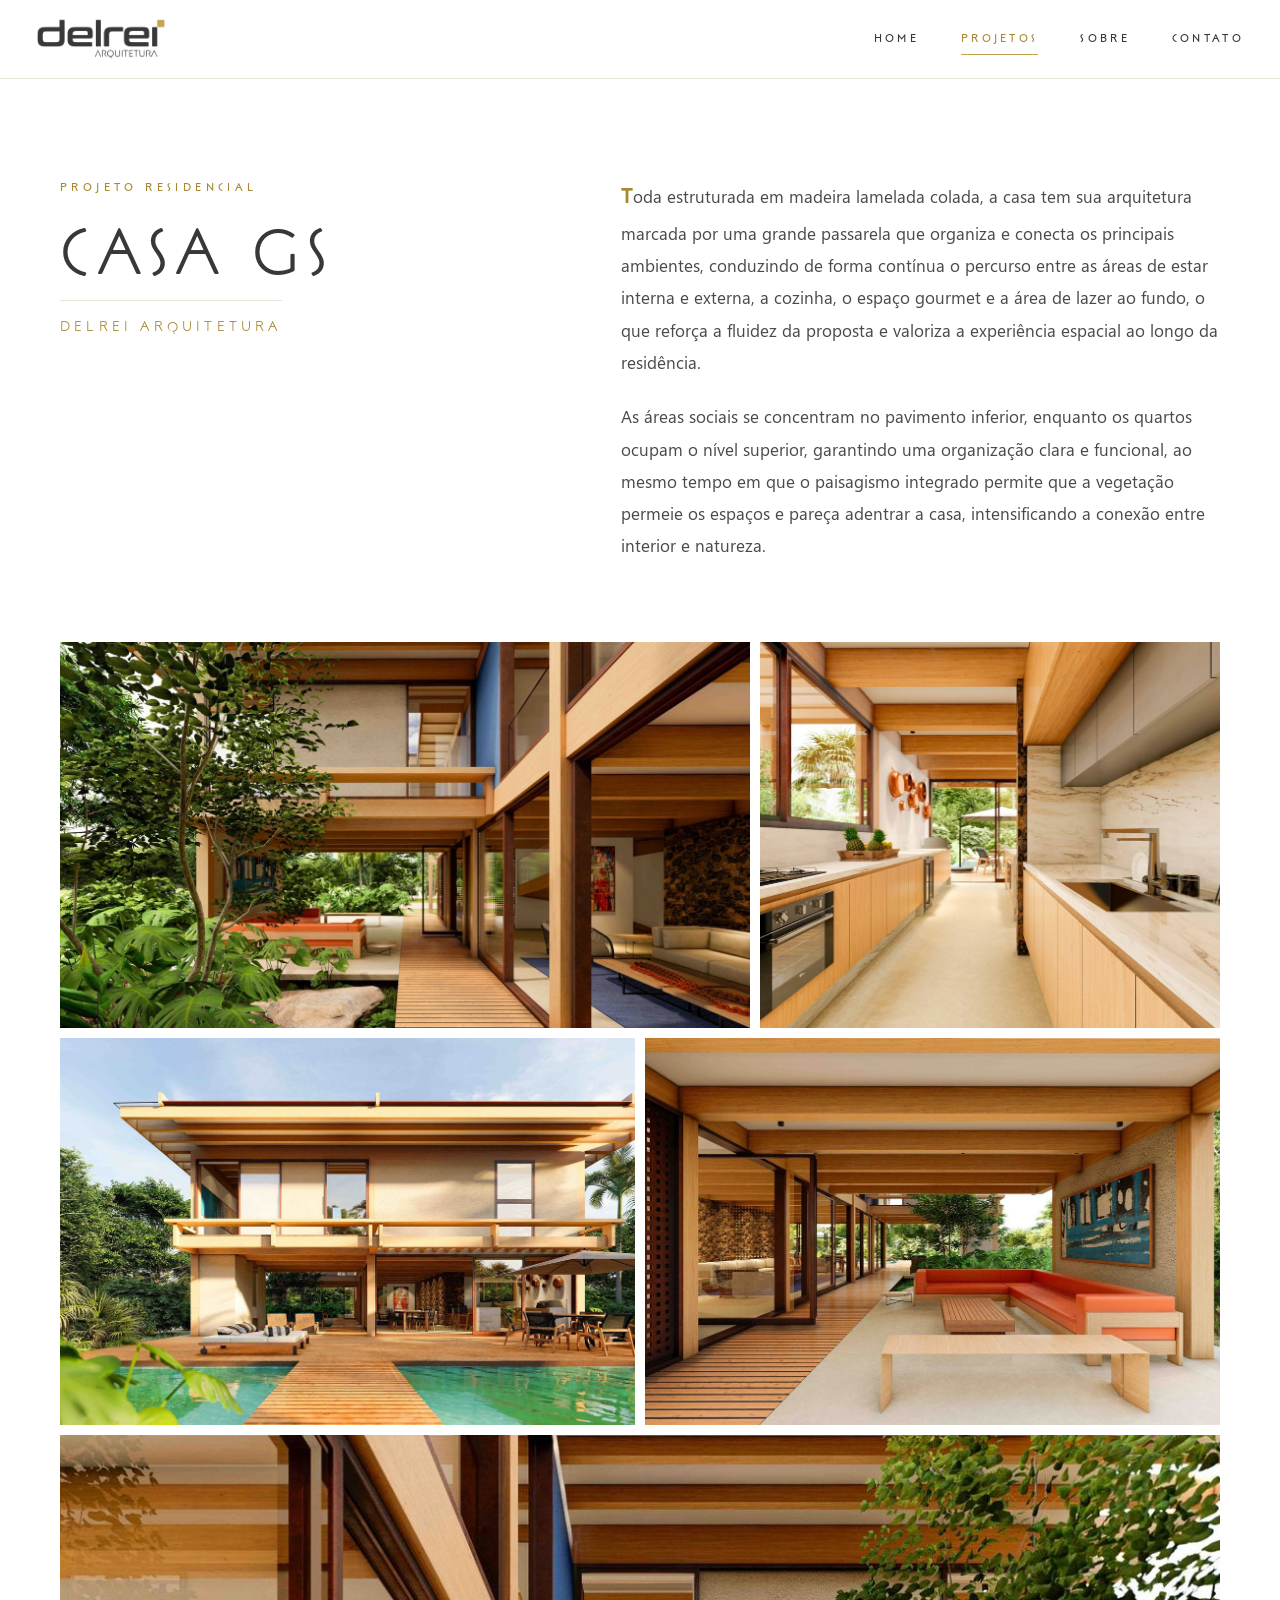
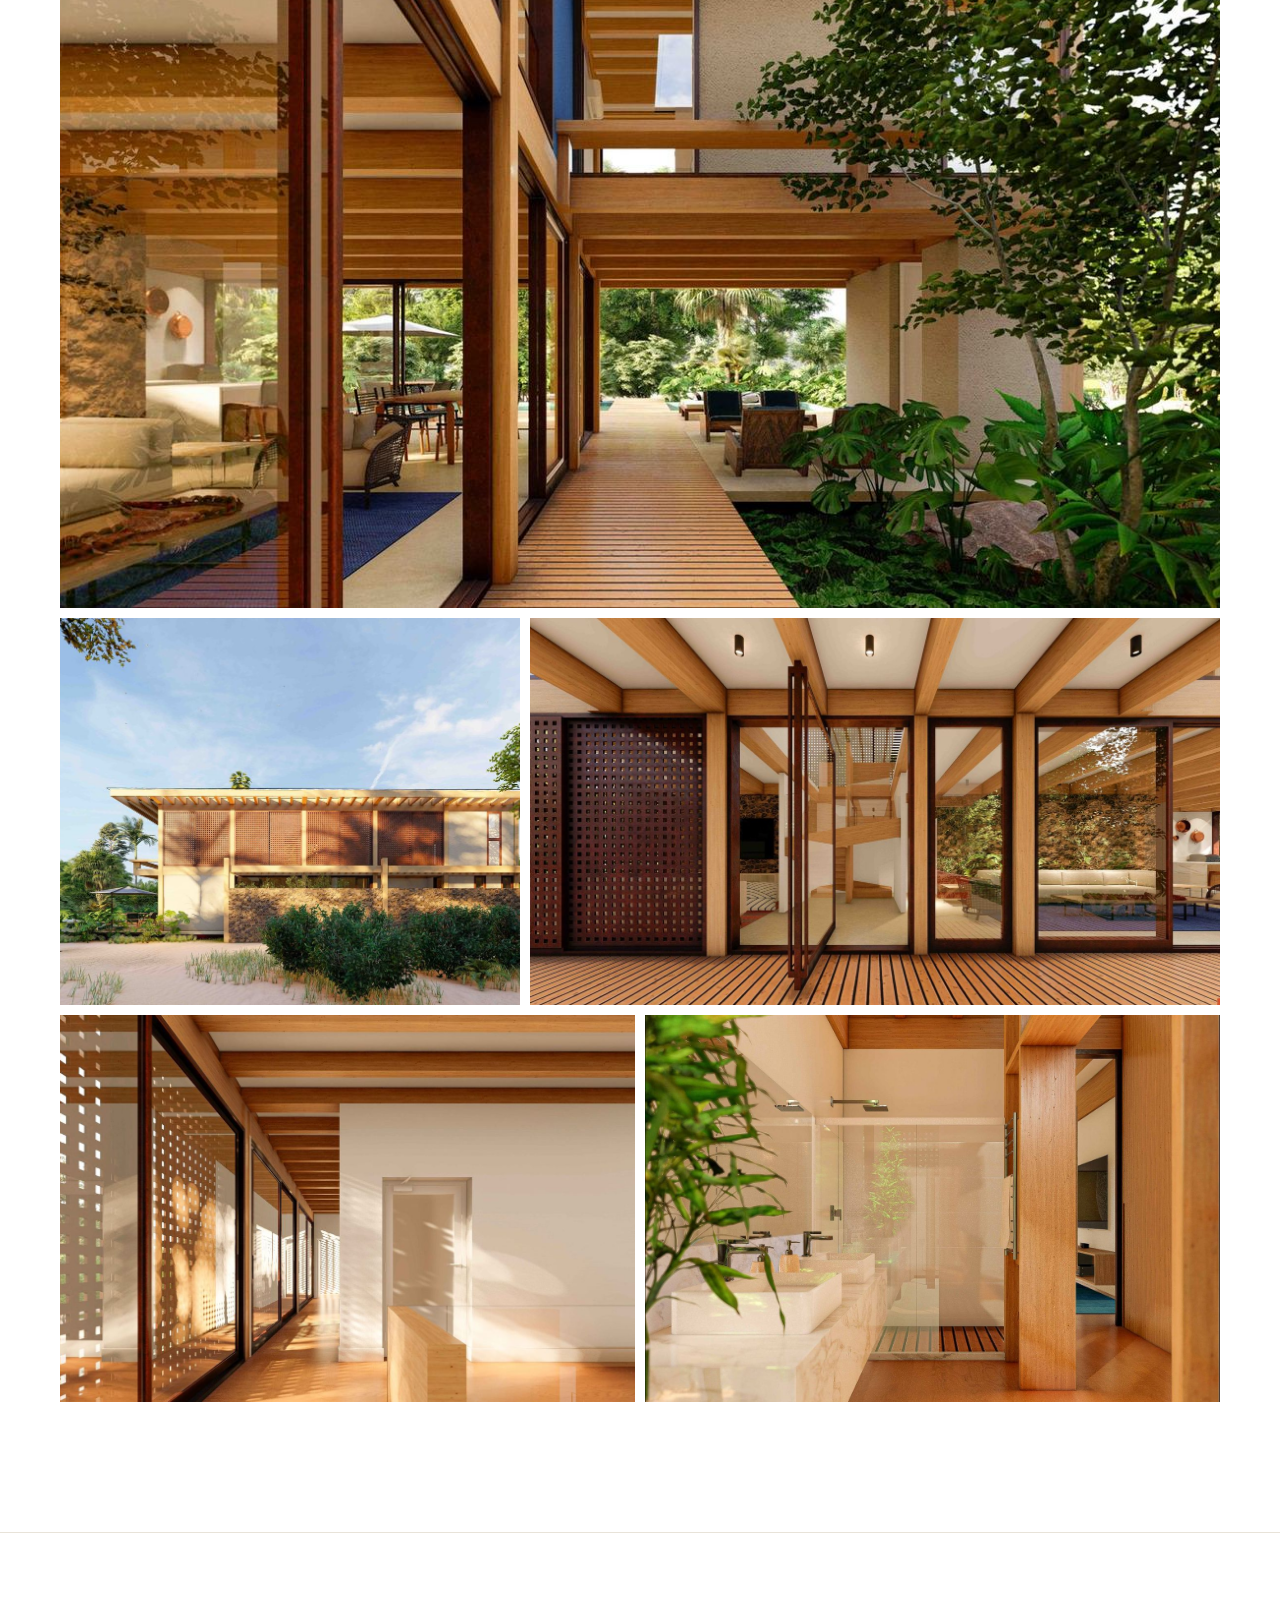
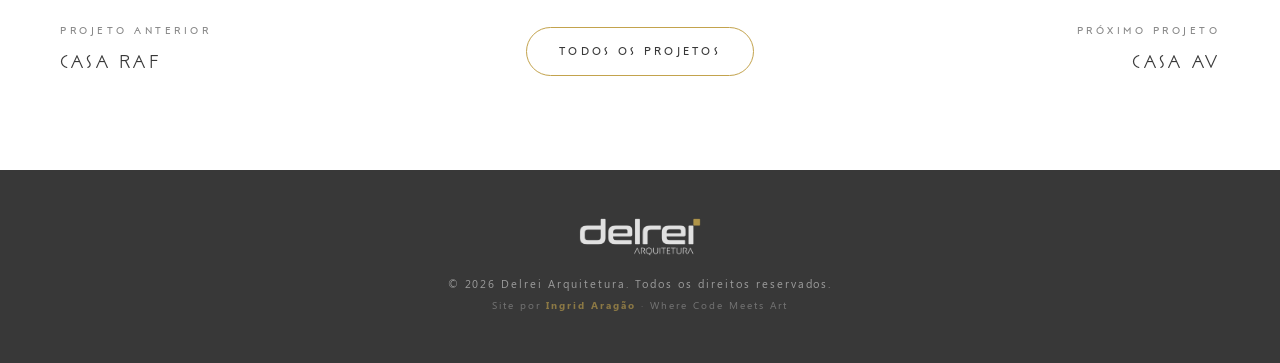
<file: casa-gs.html>
<!DOCTYPE html>
<html lang="pt-BR">
<head>
<meta charset="UTF-8">
<meta name="viewport" content="width=device-width, initial-scale=1">
<meta name="description" content="Casa GS - Delrei Arquitetura. Toda estruturada em madeira lamelada colada, a casa tem sua arquitetura marcada por uma grande passarela que organiza e conecta os principais ambientes, conduzi">
<title>Casa GS | Delrei Arquitetura</title>
<link rel="icon" type="image/png" href="img/logo-preto.png">
<link rel="stylesheet" href="css/base.css">
<style>
/* PROJETO INTERNA - estilo Superlimão com nosso toque */
main{padding-top:78px}
.projeto-intro{padding:100px 60px 80px;max-width:1500px;margin:0 auto}
.projeto-intro-grid{display:grid;grid-template-columns:1fr 1.3fr;gap:100px;align-items:start}
.projeto-eyebrow{font-family:var(--font-display);font-size:11px;letter-spacing:.4em;text-transform:uppercase;color:var(--gold-dark);margin-bottom:24px;display:block;font-weight:400}
.projeto-titulo{font-family:var(--font-display);font-size:clamp(40px,5vw,68px);font-weight:300;letter-spacing:.12em;text-transform:uppercase;color:var(--black);margin:0 0 12px;line-height:1.05}
.projeto-local{font-family:var(--font-display);font-size:14px;font-weight:300;letter-spacing:.3em;color:var(--gold-dark);text-transform:uppercase;margin:0;padding-top:14px;border-top:1px solid var(--grey-line);display:inline-block;min-width:200px}
.projeto-desc{font-family:var(--font-body);font-size:17px;line-height:1.9;color:var(--grey-text);font-weight:400}
.projeto-desc p{margin:0 0 22px}
.projeto-desc p:last-child{margin-bottom:0}
.projeto-desc p:first-child::first-letter{font-family:var(--font-display);font-size:1.2em;color:var(--gold-dark);font-weight:600;letter-spacing:.02em}

/* GALERIA com margem lateral (estilo Superlimão) */
.gallery{padding:0 60px 40px;max-width:1500px;margin:0 auto}
.gallery-row{display:grid;grid-template-columns:1fr 1fr;gap:10px;margin-bottom:10px;aspect-ratio:3/1}
.gallery-row--asymmetric{grid-template-columns:1.5fr 1fr}
.gallery-row--asymmetric-reverse{grid-template-columns:1fr 1.5fr}
.gallery-row--full{grid-template-columns:1fr;aspect-ratio:3/2}
.gallery-item{position:relative;overflow:hidden;cursor:zoom-in;display:block;background:var(--black)}
.gallery-item img{width:100%;height:100%;object-fit:cover;transition:transform 1s cubic-bezier(.16,1,.3,1)}
.gallery-item:hover img{transform:scale(1.03)}

/* PROJETO NAV */
.projeto-nav{display:grid;grid-template-columns:1fr auto 1fr;align-items:center;gap:32px;padding:90px 60px;max-width:1500px;margin:80px auto 0;border-top:1px solid var(--grey-line)}
.projeto-nav a{display:flex;flex-direction:column;gap:8px;transition:color .35s;color:var(--black)}
.projeto-nav a:hover{color:var(--gold-dark)}
.projeto-nav-label{font-family:var(--font-display);font-size:10px;letter-spacing:.35em;text-transform:uppercase;color:var(--grey-soft);font-weight:400}
.projeto-nav-name{font-family:var(--font-display);font-size:18px;font-weight:300;letter-spacing:.18em;text-transform:uppercase}
.projeto-nav-next{text-align:right}
.projeto-nav-back{padding:14px 32px;border:1px solid var(--gold);color:var(--gold-dark);font-family:var(--font-display);font-size:11px;letter-spacing:.3em;text-transform:uppercase;border-radius:60px;transition:all .35s;white-space:nowrap}
.projeto-nav-back:hover{background:var(--gold);color:var(--white)}

@media(max-width:1024px){
  .projeto-intro{padding:80px 40px 60px}
  .projeto-intro-grid{gap:60px}
  .gallery{padding:0 40px 32px}
  .projeto-nav{padding:70px 40px}
}
@media(max-width:900px){
  main{padding-top:78px}
  .projeto-intro{padding:60px 24px 40px}
  .projeto-intro-grid{grid-template-columns:1fr;gap:36px}
  .projeto-desc{font-size:15.5px}
  .gallery{padding:0 16px 24px}
  .gallery-row,.gallery-row--asymmetric,.gallery-row--asymmetric-reverse,.gallery-row--full{grid-template-columns:1fr;aspect-ratio:auto;gap:8px;margin-bottom:8px}
  .gallery-item{aspect-ratio:3/2}
  .projeto-nav{grid-template-columns:1fr;gap:24px;text-align:center;padding:60px 24px}
  .projeto-nav-next{text-align:center}
}
</style>
</head>
<body>

<header class="site-header" id="header">
  <div class="container">
    <a href="index.html" class="site-logo">
      <img src="img/logo-preto.png" alt="Delrei Arquitetura">
    </a>
    <nav class="site-nav" id="nav">
      <a href="index.html#home">HOME</a>
      <a href="index.html#projetos" class="active">PROJETOS</a>
      <a href="index.html#sobre">SOBRE</a>
      <a href="index.html#contato">CONTATO</a>
    </nav>
    <button class="menu-toggle" id="menuToggle" aria-label="Menu">
      <span></span><span></span><span></span>
    </button>
  </div>
</header>

<main>

  <section class="projeto-intro">
    <div class="projeto-intro-grid">
      <div class="reveal">
        <span class="projeto-eyebrow">Projeto Residencial</span>
        <h1 class="projeto-titulo">Casa GS</h1>
        <p class="projeto-local">Delrei Arquitetura</p>
      </div>
      <div class="projeto-desc reveal">
        <p>Toda estruturada em madeira lamelada colada, a casa tem sua arquitetura marcada por uma grande passarela que organiza e conecta os principais ambientes, conduzindo de forma contínua o percurso entre as áreas de estar interna e externa, a cozinha, o espaço gourmet e a área de lazer ao fundo, o que reforça a fluidez da proposta e valoriza a experiência espacial ao longo da residência.</p>
<p>As áreas sociais se concentram no pavimento inferior, enquanto os quartos ocupam o nível superior, garantindo uma organização clara e funcional, ao mesmo tempo em que o paisagismo integrado permite que a vegetação permeie os espaços e pareça adentrar a casa, intensificando a conexão entre interior e natureza.</p>
      </div>
    </div>
  </section>

  <section class="gallery">
    
    <div class="gallery-row gallery-row--asymmetric">
      <a href="img/galerias/casa-gs/01.jpg" class="gallery-item gallery-item--big" data-gallery><img src="img/galerias/casa-gs/01.jpg" alt="casa-gs foto 1" loading="lazy"></a>
      <a href="img/galerias/casa-gs/02.jpg" class="gallery-item gallery-item--small" data-gallery><img src="img/galerias/casa-gs/02.jpg" alt="casa-gs foto 2" loading="lazy"></a>
    </div>

    <div class="gallery-row">
      <a href="img/galerias/casa-gs/03.jpg" class="gallery-item" data-gallery><img src="img/galerias/casa-gs/03.jpg" alt="casa-gs foto 3" loading="lazy"></a>
      <a href="img/galerias/casa-gs/04.jpg" class="gallery-item" data-gallery><img src="img/galerias/casa-gs/04.jpg" alt="casa-gs foto 4" loading="lazy"></a>
    </div>

    <div class="gallery-row gallery-row--full">
      <a href="img/galerias/casa-gs/05.jpg" class="gallery-item" data-gallery><img src="img/galerias/casa-gs/05.jpg" alt="casa-gs foto 5" loading="lazy"></a>
    </div>

    <div class="gallery-row gallery-row--asymmetric-reverse">
      <a href="img/galerias/casa-gs/06.jpg" class="gallery-item gallery-item--small" data-gallery><img src="img/galerias/casa-gs/06.jpg" alt="casa-gs foto 6" loading="lazy"></a>
      <a href="img/galerias/casa-gs/07.jpg" class="gallery-item gallery-item--big" data-gallery><img src="img/galerias/casa-gs/07.jpg" alt="casa-gs foto 7" loading="lazy"></a>
    </div>

    <div class="gallery-row">
      <a href="img/galerias/casa-gs/08.jpg" class="gallery-item" data-gallery><img src="img/galerias/casa-gs/08.jpg" alt="casa-gs foto 8" loading="lazy"></a>
      <a href="img/galerias/casa-gs/09.jpg" class="gallery-item" data-gallery><img src="img/galerias/casa-gs/09.jpg" alt="casa-gs foto 9" loading="lazy"></a>
    </div>
  </section>

  <nav class="projeto-nav">
    <a href="casa-raf.html" class="projeto-nav-prev">
      <span class="projeto-nav-label">Projeto anterior</span>
      <span class="projeto-nav-name">Casa RAF</span>
    </a>
    <a href="index.html#projetos" class="projeto-nav-back">Todos os projetos</a>
    <a href="casa-av.html" class="projeto-nav-next">
      <span class="projeto-nav-label">Próximo projeto</span>
      <span class="projeto-nav-name">Casa AV</span>
    </a>
  </nav>

</main>

<footer class="site-footer">
  <img src="img/logo-branco.png" alt="Delrei Arquitetura">
  <p>&copy; 2026 Delrei Arquitetura. Todos os direitos reservados.<br>
  <small style="opacity:.6;font-size:10px">Site por <a href="https://ingridaragao.com" target="_blank" rel="noopener">Ingrid Aragão</a> &middot; Where Code Meets Art</small></p>
</footer>

<div class="lightbox" id="lightbox">
  <button class="lightbox-close" id="lbClose" aria-label="Fechar">&times;</button>
  <div class="lightbox-img-wrap">
    <img class="lightbox-img" id="lbImg" alt="">
  </div>
  <button class="lightbox-nav lightbox-prev" id="lbPrev" aria-label="Anterior">&#8249;</button>
  <button class="lightbox-nav lightbox-next" id="lbNext" aria-label="Próxima">&#8250;</button>
  <div class="lightbox-counter" id="lbCounter"></div>
</div>

<script src="js/base.js"></script>
<script>
const galleryItems = Array.from(document.querySelectorAll('[data-gallery]'));
const galleryUrls = galleryItems.map(a => a.href);
galleryItems.forEach((a, idx) => {
  a.addEventListener('click', e => {
    e.preventDefault();
    if (window.openGallery) window.openGallery(galleryUrls, idx);
  });
});
</script>
</body>
</html>
</file>
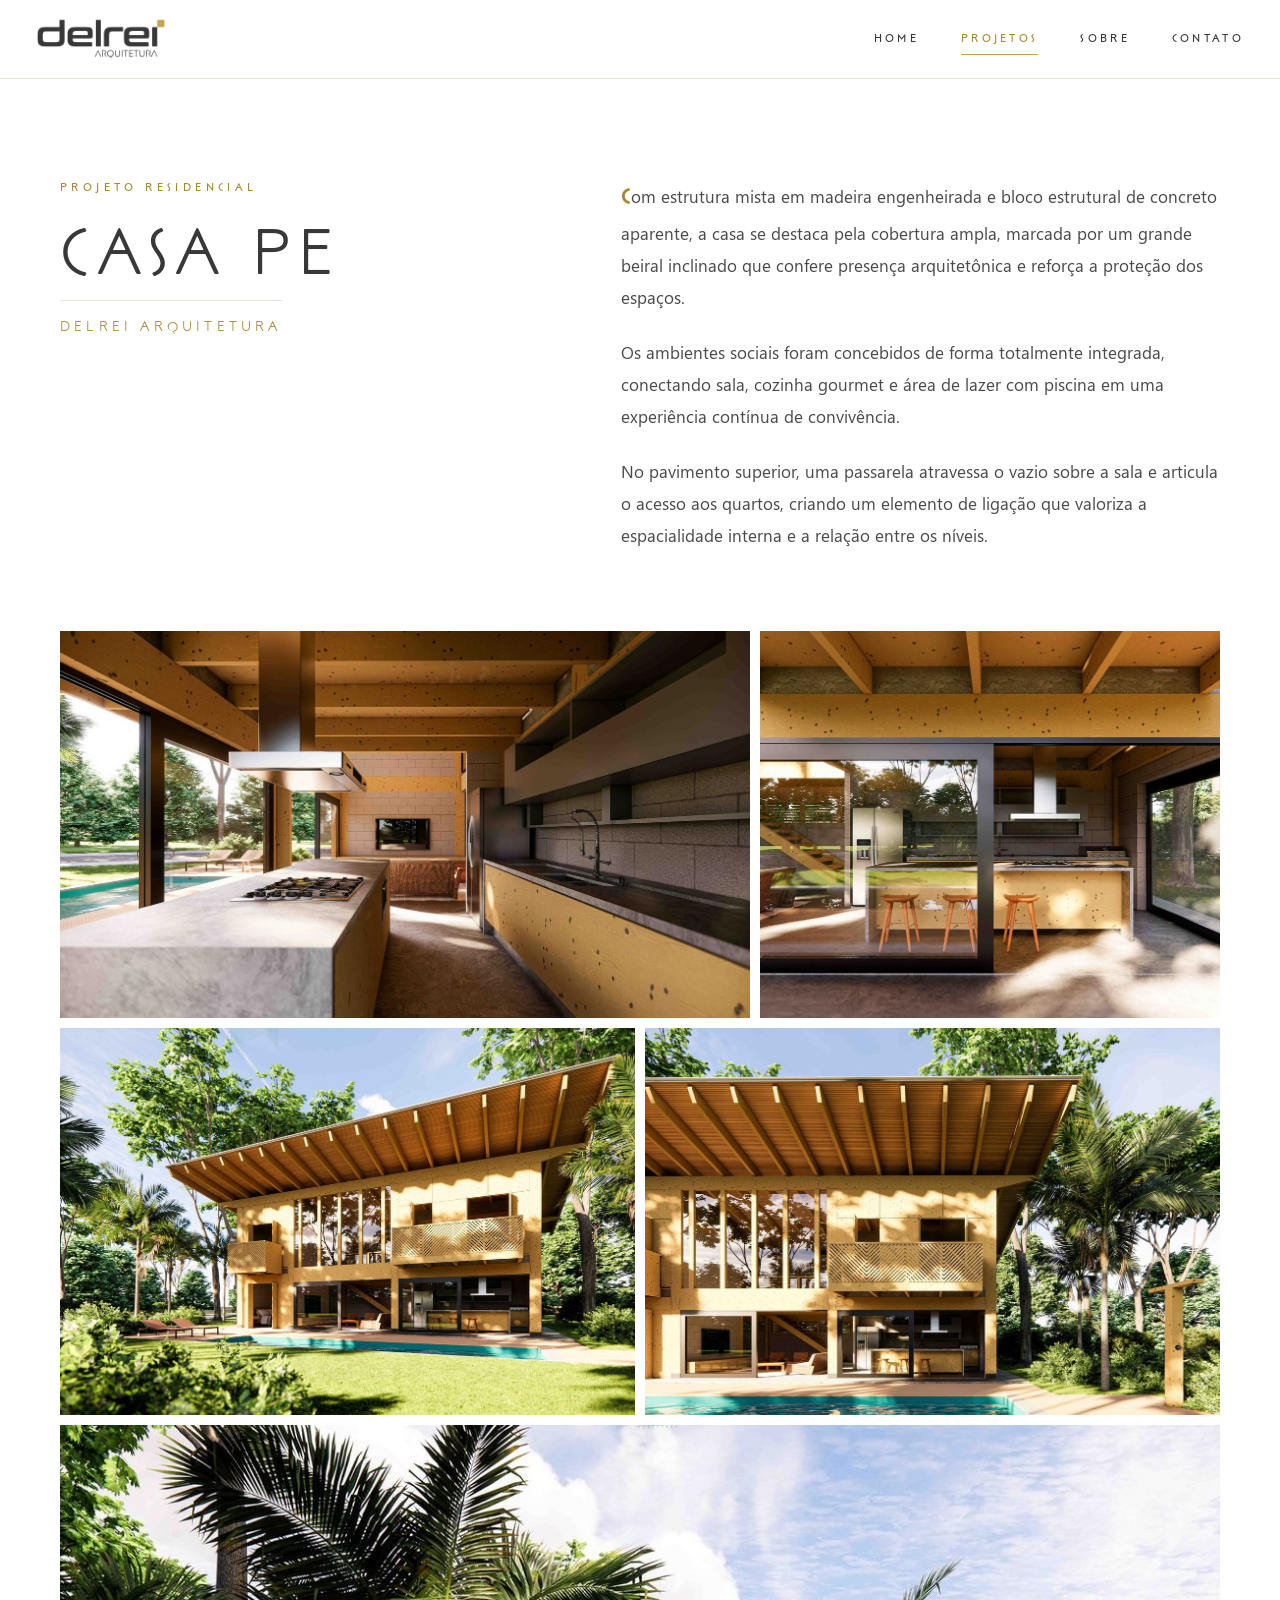
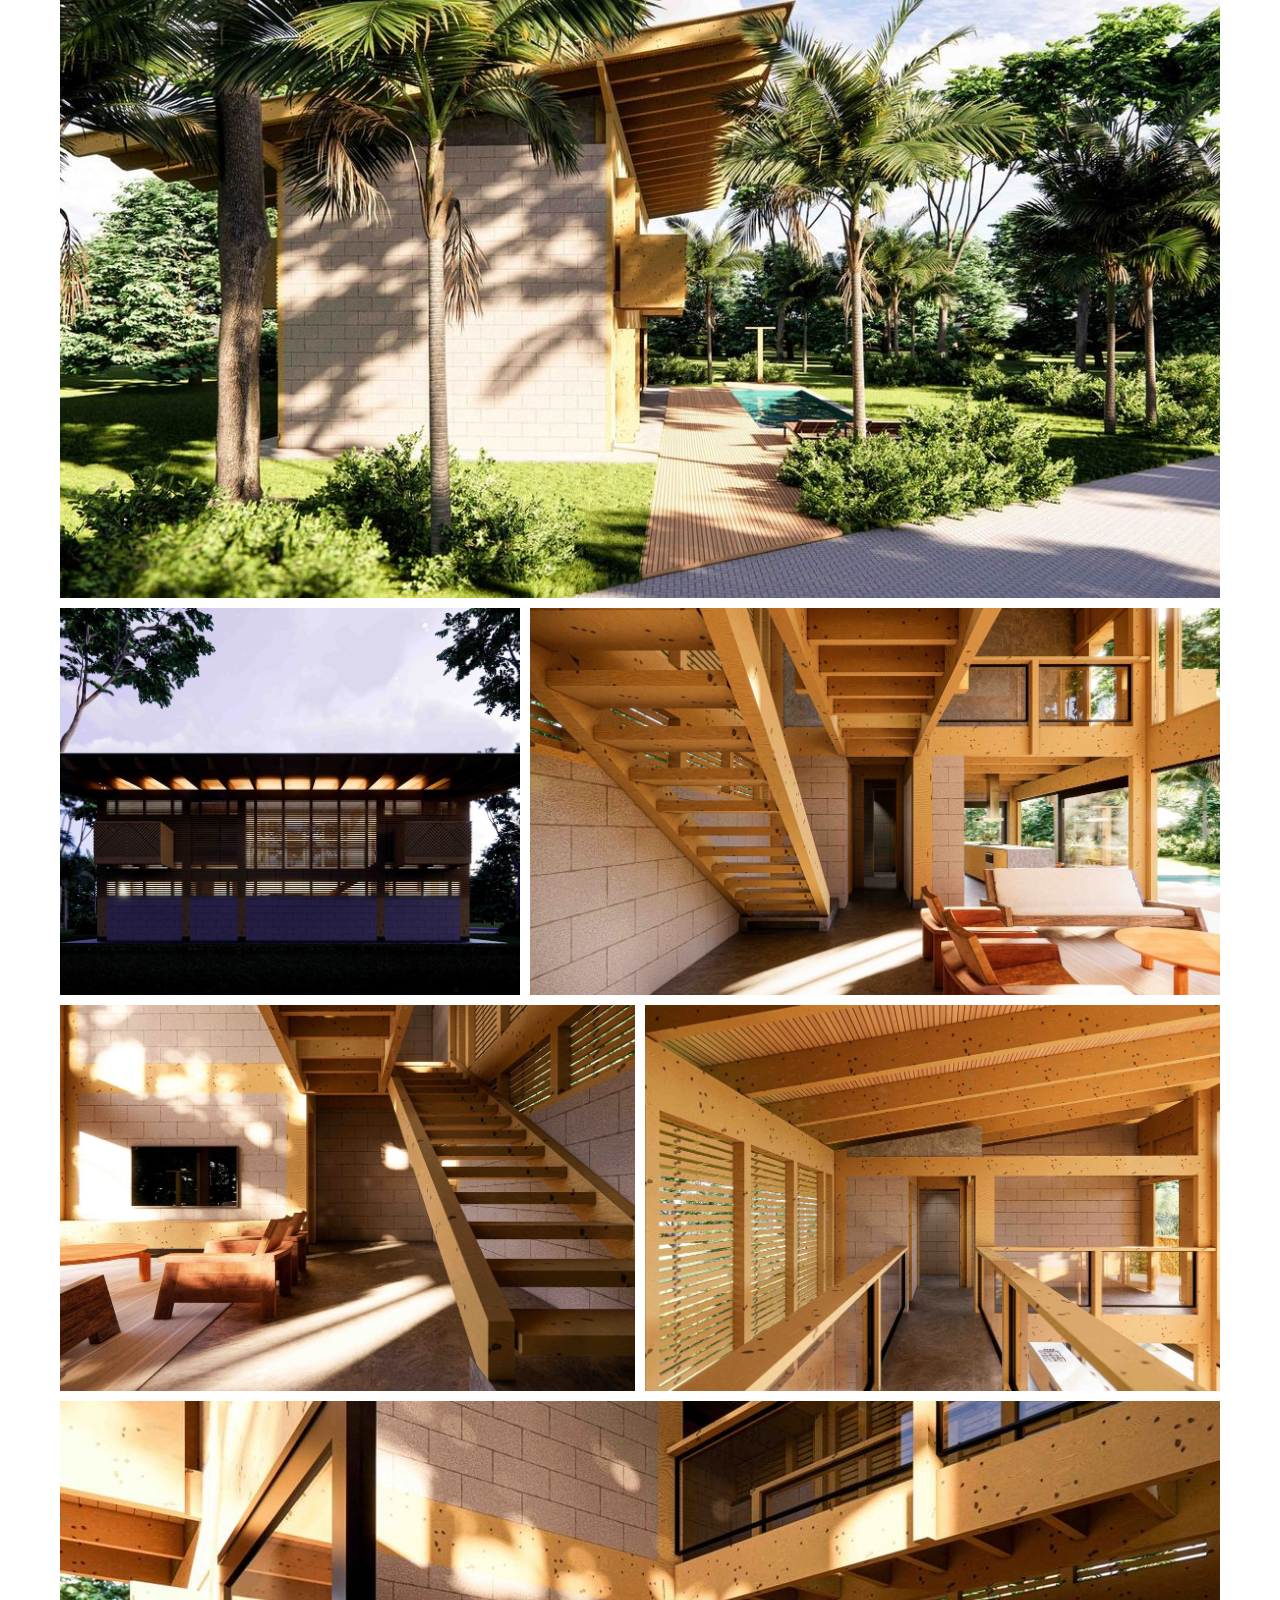
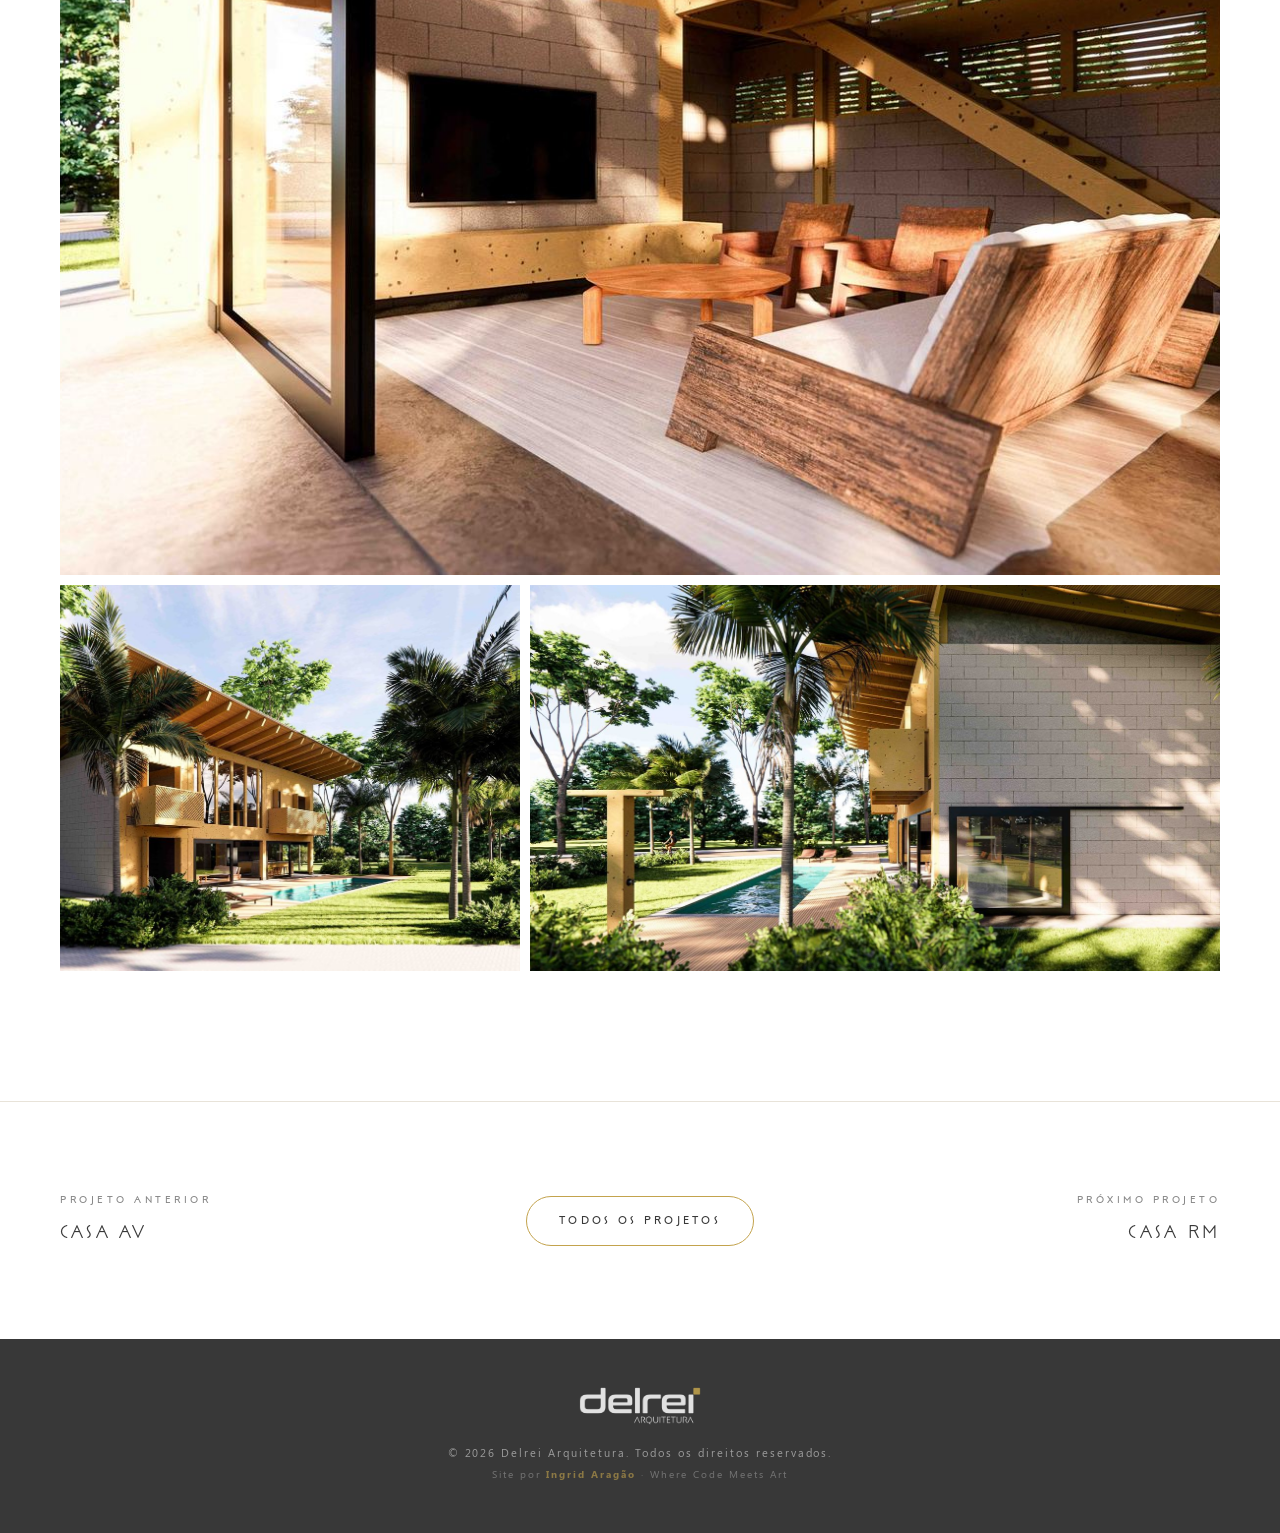
<file: casa-pe.html>
<!DOCTYPE html>
<html lang="pt-BR">
<head>
<meta charset="UTF-8">
<meta name="viewport" content="width=device-width, initial-scale=1">
<meta name="description" content="Casa PE - Delrei Arquitetura. Com estrutura mista em madeira engenheirada e bloco estrutural de concreto aparente, a casa se destaca pela cobertura ampla, marcada por um grande beiral inclin">
<title>Casa PE | Delrei Arquitetura</title>
<link rel="icon" type="image/png" href="img/logo-preto.png">
<link rel="stylesheet" href="css/base.css">
<style>
/* PROJETO INTERNA - estilo Superlimão com nosso toque */
main{padding-top:78px}
.projeto-intro{padding:100px 60px 80px;max-width:1500px;margin:0 auto}
.projeto-intro-grid{display:grid;grid-template-columns:1fr 1.3fr;gap:100px;align-items:start}
.projeto-eyebrow{font-family:var(--font-display);font-size:11px;letter-spacing:.4em;text-transform:uppercase;color:var(--gold-dark);margin-bottom:24px;display:block;font-weight:400}
.projeto-titulo{font-family:var(--font-display);font-size:clamp(40px,5vw,68px);font-weight:300;letter-spacing:.12em;text-transform:uppercase;color:var(--black);margin:0 0 12px;line-height:1.05}
.projeto-local{font-family:var(--font-display);font-size:14px;font-weight:300;letter-spacing:.3em;color:var(--gold-dark);text-transform:uppercase;margin:0;padding-top:14px;border-top:1px solid var(--grey-line);display:inline-block;min-width:200px}
.projeto-desc{font-family:var(--font-body);font-size:17px;line-height:1.9;color:var(--grey-text);font-weight:400}
.projeto-desc p{margin:0 0 22px}
.projeto-desc p:last-child{margin-bottom:0}
.projeto-desc p:first-child::first-letter{font-family:var(--font-display);font-size:1.2em;color:var(--gold-dark);font-weight:600;letter-spacing:.02em}

/* GALERIA com margem lateral (estilo Superlimão) */
.gallery{padding:0 60px 40px;max-width:1500px;margin:0 auto}
.gallery-row{display:grid;grid-template-columns:1fr 1fr;gap:10px;margin-bottom:10px;aspect-ratio:3/1}
.gallery-row--asymmetric{grid-template-columns:1.5fr 1fr}
.gallery-row--asymmetric-reverse{grid-template-columns:1fr 1.5fr}
.gallery-row--full{grid-template-columns:1fr;aspect-ratio:3/2}
.gallery-item{position:relative;overflow:hidden;cursor:zoom-in;display:block;background:var(--black)}
.gallery-item img{width:100%;height:100%;object-fit:cover;transition:transform 1s cubic-bezier(.16,1,.3,1)}
.gallery-item:hover img{transform:scale(1.03)}

/* PROJETO NAV */
.projeto-nav{display:grid;grid-template-columns:1fr auto 1fr;align-items:center;gap:32px;padding:90px 60px;max-width:1500px;margin:80px auto 0;border-top:1px solid var(--grey-line)}
.projeto-nav a{display:flex;flex-direction:column;gap:8px;transition:color .35s;color:var(--black)}
.projeto-nav a:hover{color:var(--gold-dark)}
.projeto-nav-label{font-family:var(--font-display);font-size:10px;letter-spacing:.35em;text-transform:uppercase;color:var(--grey-soft);font-weight:400}
.projeto-nav-name{font-family:var(--font-display);font-size:18px;font-weight:300;letter-spacing:.18em;text-transform:uppercase}
.projeto-nav-next{text-align:right}
.projeto-nav-back{padding:14px 32px;border:1px solid var(--gold);color:var(--gold-dark);font-family:var(--font-display);font-size:11px;letter-spacing:.3em;text-transform:uppercase;border-radius:60px;transition:all .35s;white-space:nowrap}
.projeto-nav-back:hover{background:var(--gold);color:var(--white)}

@media(max-width:1024px){
  .projeto-intro{padding:80px 40px 60px}
  .projeto-intro-grid{gap:60px}
  .gallery{padding:0 40px 32px}
  .projeto-nav{padding:70px 40px}
}
@media(max-width:900px){
  main{padding-top:78px}
  .projeto-intro{padding:60px 24px 40px}
  .projeto-intro-grid{grid-template-columns:1fr;gap:36px}
  .projeto-desc{font-size:15.5px}
  .gallery{padding:0 16px 24px}
  .gallery-row,.gallery-row--asymmetric,.gallery-row--asymmetric-reverse,.gallery-row--full{grid-template-columns:1fr;aspect-ratio:auto;gap:8px;margin-bottom:8px}
  .gallery-item{aspect-ratio:3/2}
  .projeto-nav{grid-template-columns:1fr;gap:24px;text-align:center;padding:60px 24px}
  .projeto-nav-next{text-align:center}
}
</style>
</head>
<body>

<header class="site-header" id="header">
  <div class="container">
    <a href="index.html" class="site-logo">
      <img src="img/logo-preto.png" alt="Delrei Arquitetura">
    </a>
    <nav class="site-nav" id="nav">
      <a href="index.html#home">HOME</a>
      <a href="index.html#projetos" class="active">PROJETOS</a>
      <a href="index.html#sobre">SOBRE</a>
      <a href="index.html#contato">CONTATO</a>
    </nav>
    <button class="menu-toggle" id="menuToggle" aria-label="Menu">
      <span></span><span></span><span></span>
    </button>
  </div>
</header>

<main>

  <section class="projeto-intro">
    <div class="projeto-intro-grid">
      <div class="reveal">
        <span class="projeto-eyebrow">Projeto Residencial</span>
        <h1 class="projeto-titulo">Casa PE</h1>
        <p class="projeto-local">Delrei Arquitetura</p>
      </div>
      <div class="projeto-desc reveal">
        <p>Com estrutura mista em madeira engenheirada e bloco estrutural de concreto aparente, a casa se destaca pela cobertura ampla, marcada por um grande beiral inclinado que confere presença arquitetônica e reforça a proteção dos espaços.</p>
<p>Os ambientes sociais foram concebidos de forma totalmente integrada, conectando sala, cozinha gourmet e área de lazer com piscina em uma experiência contínua de convivência.</p>
<p>No pavimento superior, uma passarela atravessa o vazio sobre a sala e articula o acesso aos quartos, criando um elemento de ligação que valoriza a espacialidade interna e a relação entre os níveis.</p>
      </div>
    </div>
  </section>

  <section class="gallery">
    
    <div class="gallery-row gallery-row--asymmetric">
      <a href="img/galerias/casa-pe/01.jpg" class="gallery-item gallery-item--big" data-gallery><img src="img/galerias/casa-pe/01.jpg" alt="casa-pe foto 1" loading="lazy"></a>
      <a href="img/galerias/casa-pe/02.jpg" class="gallery-item gallery-item--small" data-gallery><img src="img/galerias/casa-pe/02.jpg" alt="casa-pe foto 2" loading="lazy"></a>
    </div>

    <div class="gallery-row">
      <a href="img/galerias/casa-pe/03.jpg" class="gallery-item" data-gallery><img src="img/galerias/casa-pe/03.jpg" alt="casa-pe foto 3" loading="lazy"></a>
      <a href="img/galerias/casa-pe/04.jpg" class="gallery-item" data-gallery><img src="img/galerias/casa-pe/04.jpg" alt="casa-pe foto 4" loading="lazy"></a>
    </div>

    <div class="gallery-row gallery-row--full">
      <a href="img/galerias/casa-pe/05.jpg" class="gallery-item" data-gallery><img src="img/galerias/casa-pe/05.jpg" alt="casa-pe foto 5" loading="lazy"></a>
    </div>

    <div class="gallery-row gallery-row--asymmetric-reverse">
      <a href="img/galerias/casa-pe/06.jpg" class="gallery-item gallery-item--small" data-gallery><img src="img/galerias/casa-pe/06.jpg" alt="casa-pe foto 6" loading="lazy"></a>
      <a href="img/galerias/casa-pe/07.jpg" class="gallery-item gallery-item--big" data-gallery><img src="img/galerias/casa-pe/07.jpg" alt="casa-pe foto 7" loading="lazy"></a>
    </div>

    <div class="gallery-row">
      <a href="img/galerias/casa-pe/08.jpg" class="gallery-item" data-gallery><img src="img/galerias/casa-pe/08.jpg" alt="casa-pe foto 8" loading="lazy"></a>
      <a href="img/galerias/casa-pe/09.jpg" class="gallery-item" data-gallery><img src="img/galerias/casa-pe/09.jpg" alt="casa-pe foto 9" loading="lazy"></a>
    </div>

    <div class="gallery-row gallery-row--full">
      <a href="img/galerias/casa-pe/10.jpg" class="gallery-item" data-gallery><img src="img/galerias/casa-pe/10.jpg" alt="casa-pe foto 10" loading="lazy"></a>
    </div>

    <div class="gallery-row gallery-row--asymmetric-reverse">
      <a href="img/galerias/casa-pe/11.jpg" class="gallery-item gallery-item--small" data-gallery><img src="img/galerias/casa-pe/11.jpg" alt="casa-pe foto 11" loading="lazy"></a>
      <a href="img/galerias/casa-pe/12.jpg" class="gallery-item gallery-item--big" data-gallery><img src="img/galerias/casa-pe/12.jpg" alt="casa-pe foto 12" loading="lazy"></a>
    </div>
  </section>

  <nav class="projeto-nav">
    <a href="casa-av.html" class="projeto-nav-prev">
      <span class="projeto-nav-label">Projeto anterior</span>
      <span class="projeto-nav-name">Casa AV</span>
    </a>
    <a href="index.html#projetos" class="projeto-nav-back">Todos os projetos</a>
    <a href="casa-rm.html" class="projeto-nav-next">
      <span class="projeto-nav-label">Próximo projeto</span>
      <span class="projeto-nav-name">Casa RM</span>
    </a>
  </nav>

</main>

<footer class="site-footer">
  <img src="img/logo-branco.png" alt="Delrei Arquitetura">
  <p>&copy; 2026 Delrei Arquitetura. Todos os direitos reservados.<br>
  <small style="opacity:.6;font-size:10px">Site por <a href="https://ingridaragao.com" target="_blank" rel="noopener">Ingrid Aragão</a> &middot; Where Code Meets Art</small></p>
</footer>

<div class="lightbox" id="lightbox">
  <button class="lightbox-close" id="lbClose" aria-label="Fechar">&times;</button>
  <div class="lightbox-img-wrap">
    <img class="lightbox-img" id="lbImg" alt="">
  </div>
  <button class="lightbox-nav lightbox-prev" id="lbPrev" aria-label="Anterior">&#8249;</button>
  <button class="lightbox-nav lightbox-next" id="lbNext" aria-label="Próxima">&#8250;</button>
  <div class="lightbox-counter" id="lbCounter"></div>
</div>

<script src="js/base.js"></script>
<script>
const galleryItems = Array.from(document.querySelectorAll('[data-gallery]'));
const galleryUrls = galleryItems.map(a => a.href);
galleryItems.forEach((a, idx) => {
  a.addEventListener('click', e => {
    e.preventDefault();
    if (window.openGallery) window.openGallery(galleryUrls, idx);
  });
});
</script>
</body>
</html>
</file>
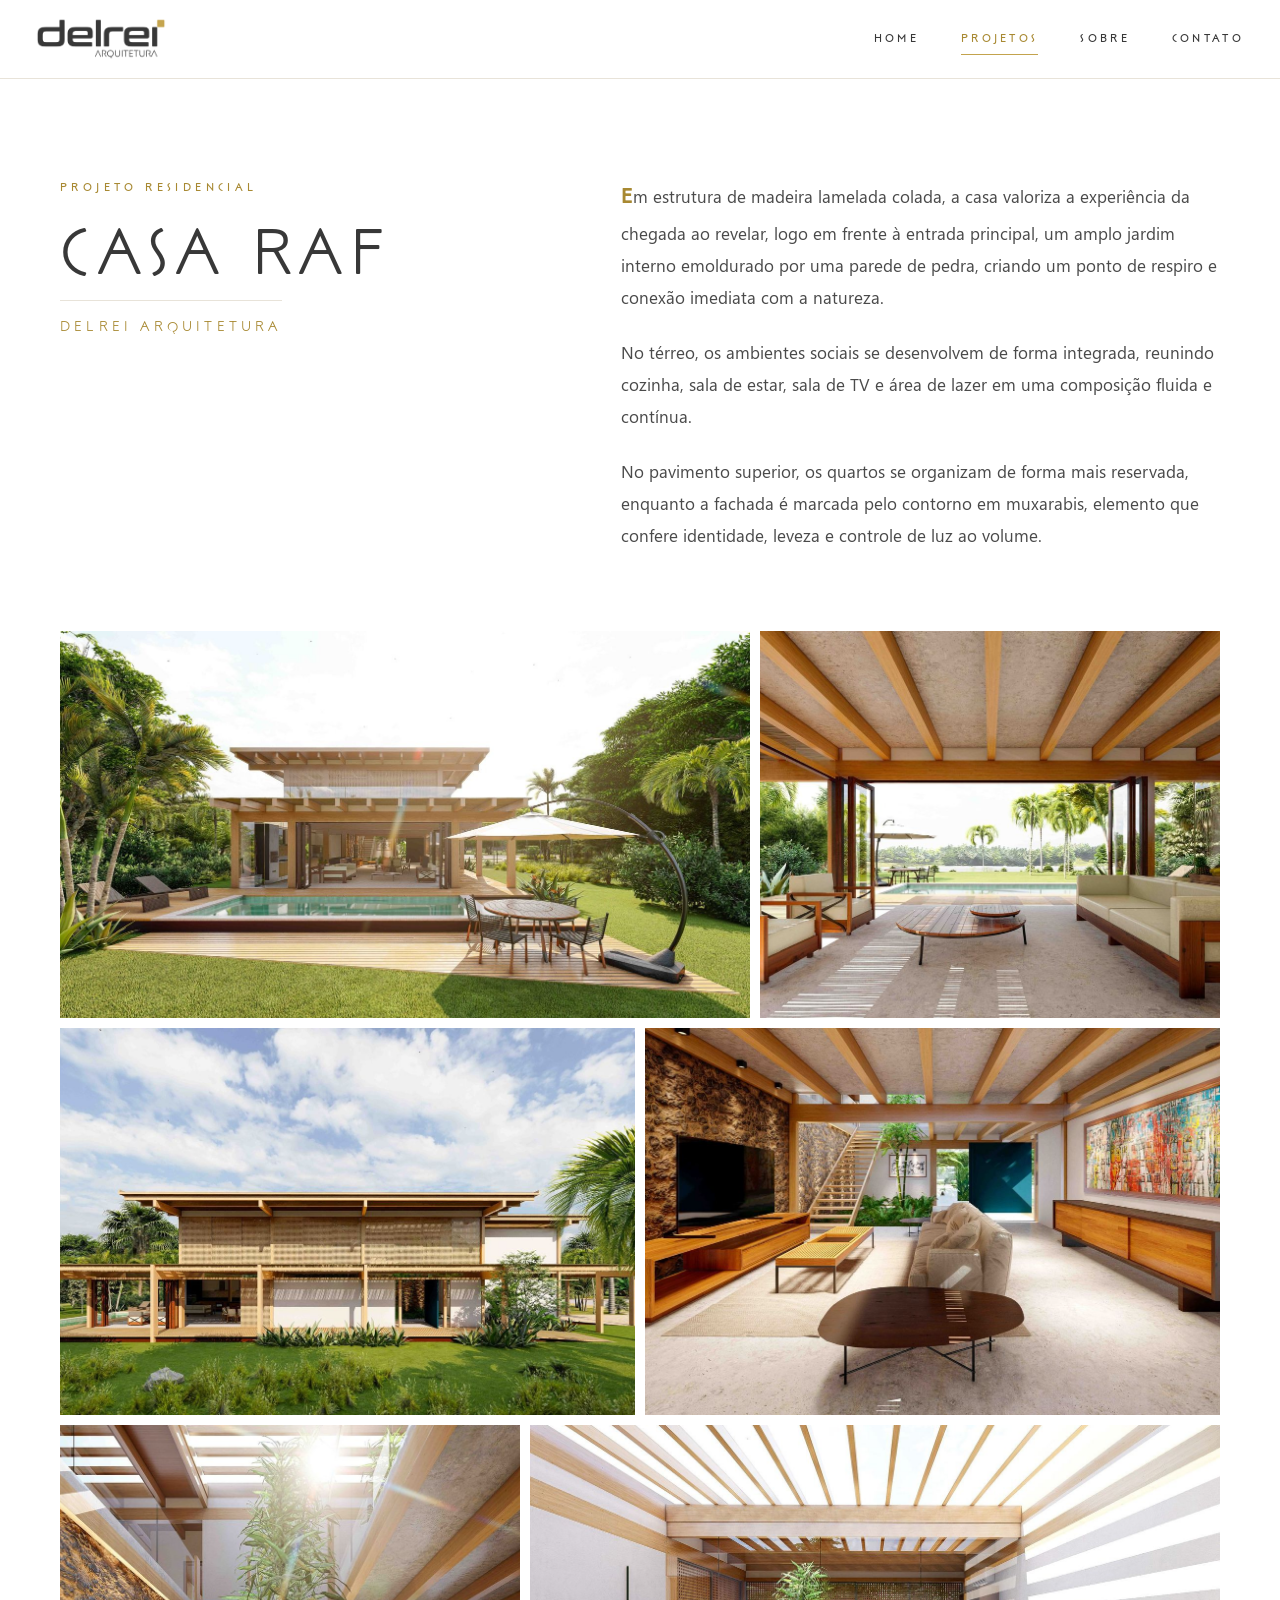
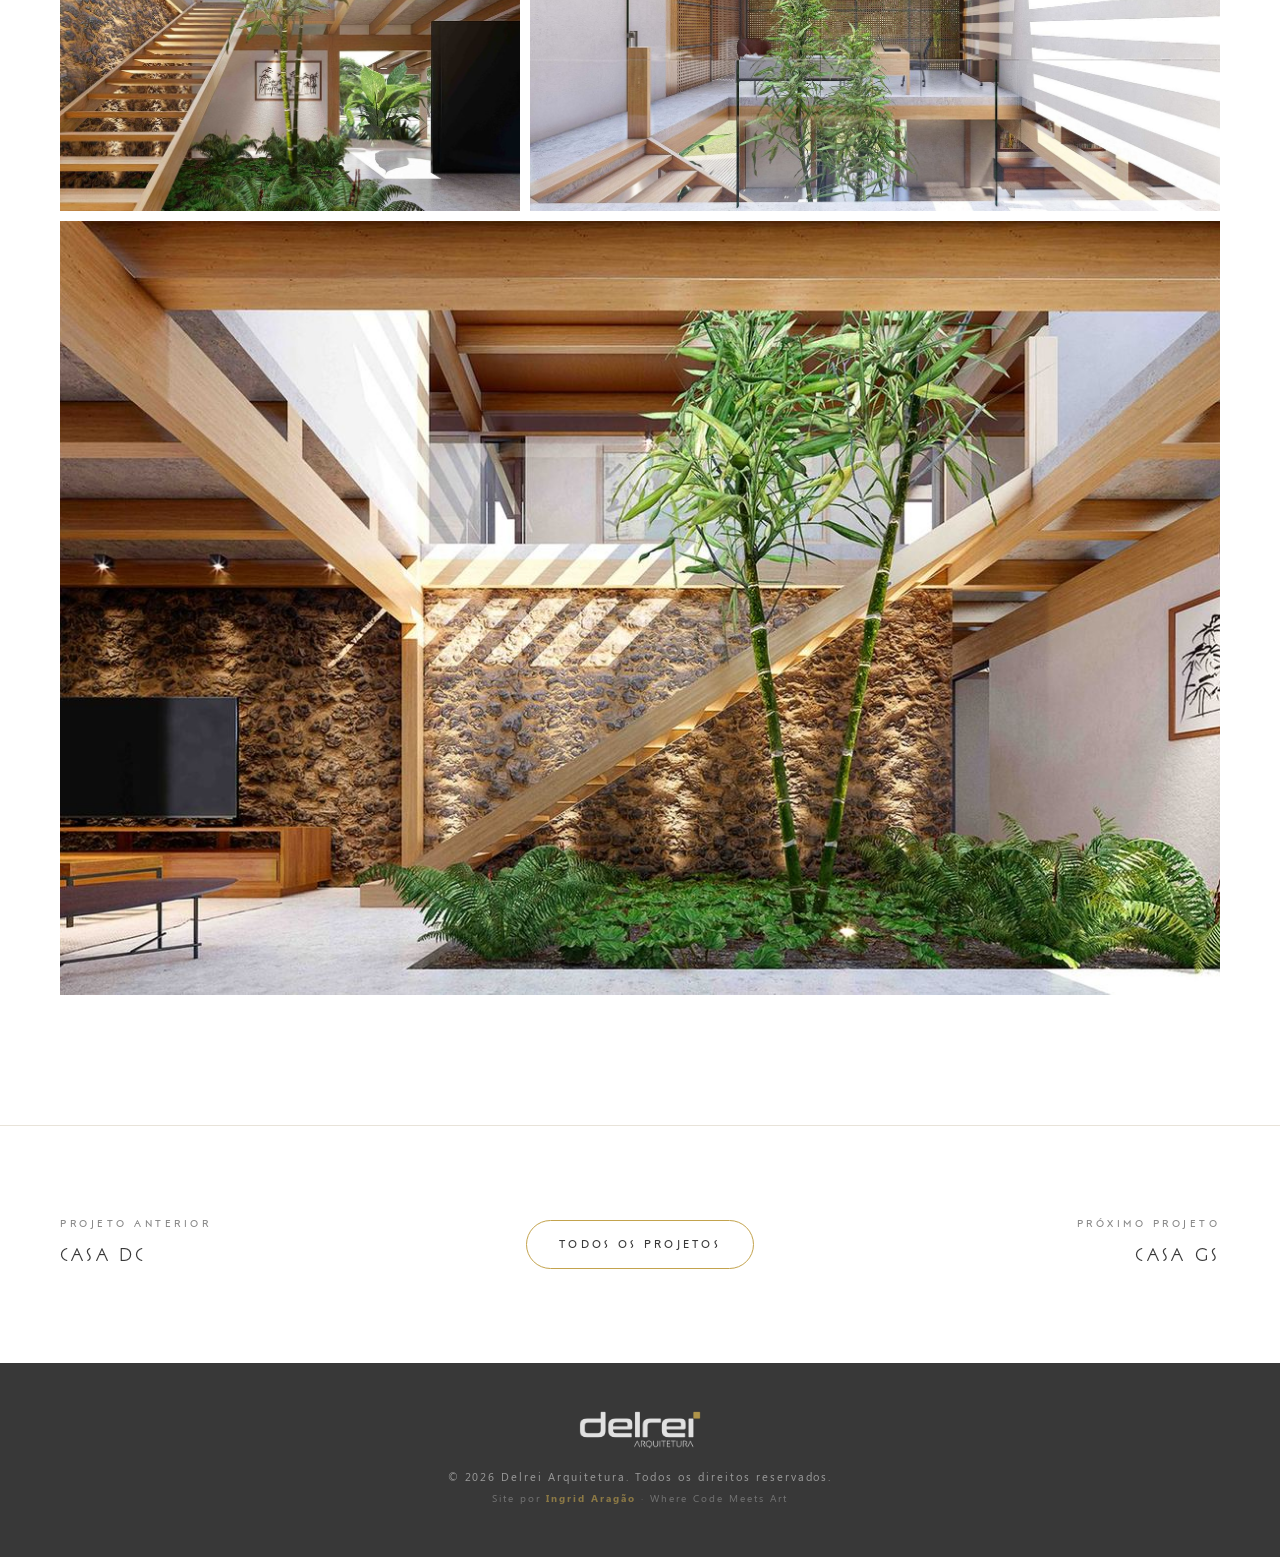
<file: casa-raf.html>
<!DOCTYPE html>
<html lang="pt-BR">
<head>
<meta charset="UTF-8">
<meta name="viewport" content="width=device-width, initial-scale=1">
<meta name="description" content="Casa RAF - Delrei Arquitetura. Em estrutura de madeira lamelada colada, a casa valoriza a experiência da chegada ao revelar, logo em frente à entrada principal, um amplo jardim interno emoldu">
<title>Casa RAF | Delrei Arquitetura</title>
<link rel="icon" type="image/png" href="img/logo-preto.png">
<link rel="stylesheet" href="css/base.css">
<style>
/* PROJETO INTERNA - estilo Superlimão com nosso toque */
main{padding-top:78px}
.projeto-intro{padding:100px 60px 80px;max-width:1500px;margin:0 auto}
.projeto-intro-grid{display:grid;grid-template-columns:1fr 1.3fr;gap:100px;align-items:start}
.projeto-eyebrow{font-family:var(--font-display);font-size:11px;letter-spacing:.4em;text-transform:uppercase;color:var(--gold-dark);margin-bottom:24px;display:block;font-weight:400}
.projeto-titulo{font-family:var(--font-display);font-size:clamp(40px,5vw,68px);font-weight:300;letter-spacing:.12em;text-transform:uppercase;color:var(--black);margin:0 0 12px;line-height:1.05}
.projeto-local{font-family:var(--font-display);font-size:14px;font-weight:300;letter-spacing:.3em;color:var(--gold-dark);text-transform:uppercase;margin:0;padding-top:14px;border-top:1px solid var(--grey-line);display:inline-block;min-width:200px}
.projeto-desc{font-family:var(--font-body);font-size:17px;line-height:1.9;color:var(--grey-text);font-weight:400}
.projeto-desc p{margin:0 0 22px}
.projeto-desc p:last-child{margin-bottom:0}
.projeto-desc p:first-child::first-letter{font-family:var(--font-display);font-size:1.2em;color:var(--gold-dark);font-weight:600;letter-spacing:.02em}

/* GALERIA com margem lateral (estilo Superlimão) */
.gallery{padding:0 60px 40px;max-width:1500px;margin:0 auto}
.gallery-row{display:grid;grid-template-columns:1fr 1fr;gap:10px;margin-bottom:10px;aspect-ratio:3/1}
.gallery-row--asymmetric{grid-template-columns:1.5fr 1fr}
.gallery-row--asymmetric-reverse{grid-template-columns:1fr 1.5fr}
.gallery-row--full{grid-template-columns:1fr;aspect-ratio:3/2}
.gallery-item{position:relative;overflow:hidden;cursor:zoom-in;display:block;background:var(--black)}
.gallery-item img{width:100%;height:100%;object-fit:cover;transition:transform 1s cubic-bezier(.16,1,.3,1)}
.gallery-item:hover img{transform:scale(1.03)}

/* PROJETO NAV */
.projeto-nav{display:grid;grid-template-columns:1fr auto 1fr;align-items:center;gap:32px;padding:90px 60px;max-width:1500px;margin:80px auto 0;border-top:1px solid var(--grey-line)}
.projeto-nav a{display:flex;flex-direction:column;gap:8px;transition:color .35s;color:var(--black)}
.projeto-nav a:hover{color:var(--gold-dark)}
.projeto-nav-label{font-family:var(--font-display);font-size:10px;letter-spacing:.35em;text-transform:uppercase;color:var(--grey-soft);font-weight:400}
.projeto-nav-name{font-family:var(--font-display);font-size:18px;font-weight:300;letter-spacing:.18em;text-transform:uppercase}
.projeto-nav-next{text-align:right}
.projeto-nav-back{padding:14px 32px;border:1px solid var(--gold);color:var(--gold-dark);font-family:var(--font-display);font-size:11px;letter-spacing:.3em;text-transform:uppercase;border-radius:60px;transition:all .35s;white-space:nowrap}
.projeto-nav-back:hover{background:var(--gold);color:var(--white)}

@media(max-width:1024px){
  .projeto-intro{padding:80px 40px 60px}
  .projeto-intro-grid{gap:60px}
  .gallery{padding:0 40px 32px}
  .projeto-nav{padding:70px 40px}
}
@media(max-width:900px){
  main{padding-top:78px}
  .projeto-intro{padding:60px 24px 40px}
  .projeto-intro-grid{grid-template-columns:1fr;gap:36px}
  .projeto-desc{font-size:15.5px}
  .gallery{padding:0 16px 24px}
  .gallery-row,.gallery-row--asymmetric,.gallery-row--asymmetric-reverse,.gallery-row--full{grid-template-columns:1fr;aspect-ratio:auto;gap:8px;margin-bottom:8px}
  .gallery-item{aspect-ratio:3/2}
  .projeto-nav{grid-template-columns:1fr;gap:24px;text-align:center;padding:60px 24px}
  .projeto-nav-next{text-align:center}
}
</style>
</head>
<body>

<header class="site-header" id="header">
  <div class="container">
    <a href="index.html" class="site-logo">
      <img src="img/logo-preto.png" alt="Delrei Arquitetura">
    </a>
    <nav class="site-nav" id="nav">
      <a href="index.html#home">HOME</a>
      <a href="index.html#projetos" class="active">PROJETOS</a>
      <a href="index.html#sobre">SOBRE</a>
      <a href="index.html#contato">CONTATO</a>
    </nav>
    <button class="menu-toggle" id="menuToggle" aria-label="Menu">
      <span></span><span></span><span></span>
    </button>
  </div>
</header>

<main>

  <section class="projeto-intro">
    <div class="projeto-intro-grid">
      <div class="reveal">
        <span class="projeto-eyebrow">Projeto Residencial</span>
        <h1 class="projeto-titulo">Casa RAF</h1>
        <p class="projeto-local">Delrei Arquitetura</p>
      </div>
      <div class="projeto-desc reveal">
        <p>Em estrutura de madeira lamelada colada, a casa valoriza a experiência da chegada ao revelar, logo em frente à entrada principal, um amplo jardim interno emoldurado por uma parede de pedra, criando um ponto de respiro e conexão imediata com a natureza.</p>
<p>No térreo, os ambientes sociais se desenvolvem de forma integrada, reunindo cozinha, sala de estar, sala de TV e área de lazer em uma composição fluida e contínua.</p>
<p>No pavimento superior, os quartos se organizam de forma mais reservada, enquanto a fachada é marcada pelo contorno em muxarabis, elemento que confere identidade, leveza e controle de luz ao volume.</p>
      </div>
    </div>
  </section>

  <section class="gallery">
    
    <div class="gallery-row gallery-row--asymmetric">
      <a href="img/galerias/casa-raf/01.jpg" class="gallery-item gallery-item--big" data-gallery><img src="img/galerias/casa-raf/01.jpg" alt="casa-raf foto 1" loading="lazy"></a>
      <a href="img/galerias/casa-raf/02.jpg" class="gallery-item gallery-item--small" data-gallery><img src="img/galerias/casa-raf/02.jpg" alt="casa-raf foto 2" loading="lazy"></a>
    </div>

    <div class="gallery-row">
      <a href="img/galerias/casa-raf/03.jpg" class="gallery-item" data-gallery><img src="img/galerias/casa-raf/03.jpg" alt="casa-raf foto 3" loading="lazy"></a>
      <a href="img/galerias/casa-raf/04.jpg" class="gallery-item" data-gallery><img src="img/galerias/casa-raf/04.jpg" alt="casa-raf foto 4" loading="lazy"></a>
    </div>

    <div class="gallery-row gallery-row--asymmetric-reverse">
      <a href="img/galerias/casa-raf/05.jpg" class="gallery-item gallery-item--small" data-gallery><img src="img/galerias/casa-raf/05.jpg" alt="casa-raf foto 5" loading="lazy"></a>
      <a href="img/galerias/casa-raf/06.jpg" class="gallery-item gallery-item--big" data-gallery><img src="img/galerias/casa-raf/06.jpg" alt="casa-raf foto 6" loading="lazy"></a>
    </div>

    <div class="gallery-row gallery-row--full">
      <a href="img/galerias/casa-raf/07.jpg" class="gallery-item" data-gallery><img src="img/galerias/casa-raf/07.jpg" alt="casa-raf foto 7" loading="lazy"></a>
    </div>
  </section>

  <nav class="projeto-nav">
    <a href="casa-dc.html" class="projeto-nav-prev">
      <span class="projeto-nav-label">Projeto anterior</span>
      <span class="projeto-nav-name">Casa DC</span>
    </a>
    <a href="index.html#projetos" class="projeto-nav-back">Todos os projetos</a>
    <a href="casa-gs.html" class="projeto-nav-next">
      <span class="projeto-nav-label">Próximo projeto</span>
      <span class="projeto-nav-name">Casa GS</span>
    </a>
  </nav>

</main>

<footer class="site-footer">
  <img src="img/logo-branco.png" alt="Delrei Arquitetura">
  <p>&copy; 2026 Delrei Arquitetura. Todos os direitos reservados.<br>
  <small style="opacity:.6;font-size:10px">Site por <a href="https://ingridaragao.com" target="_blank" rel="noopener">Ingrid Aragão</a> &middot; Where Code Meets Art</small></p>
</footer>

<div class="lightbox" id="lightbox">
  <button class="lightbox-close" id="lbClose" aria-label="Fechar">&times;</button>
  <div class="lightbox-img-wrap">
    <img class="lightbox-img" id="lbImg" alt="">
  </div>
  <button class="lightbox-nav lightbox-prev" id="lbPrev" aria-label="Anterior">&#8249;</button>
  <button class="lightbox-nav lightbox-next" id="lbNext" aria-label="Próxima">&#8250;</button>
  <div class="lightbox-counter" id="lbCounter"></div>
</div>

<script src="js/base.js"></script>
<script>
const galleryItems = Array.from(document.querySelectorAll('[data-gallery]'));
const galleryUrls = galleryItems.map(a => a.href);
galleryItems.forEach((a, idx) => {
  a.addEventListener('click', e => {
    e.preventDefault();
    if (window.openGallery) window.openGallery(galleryUrls, idx);
  });
});
</script>
</body>
</html>
</file>
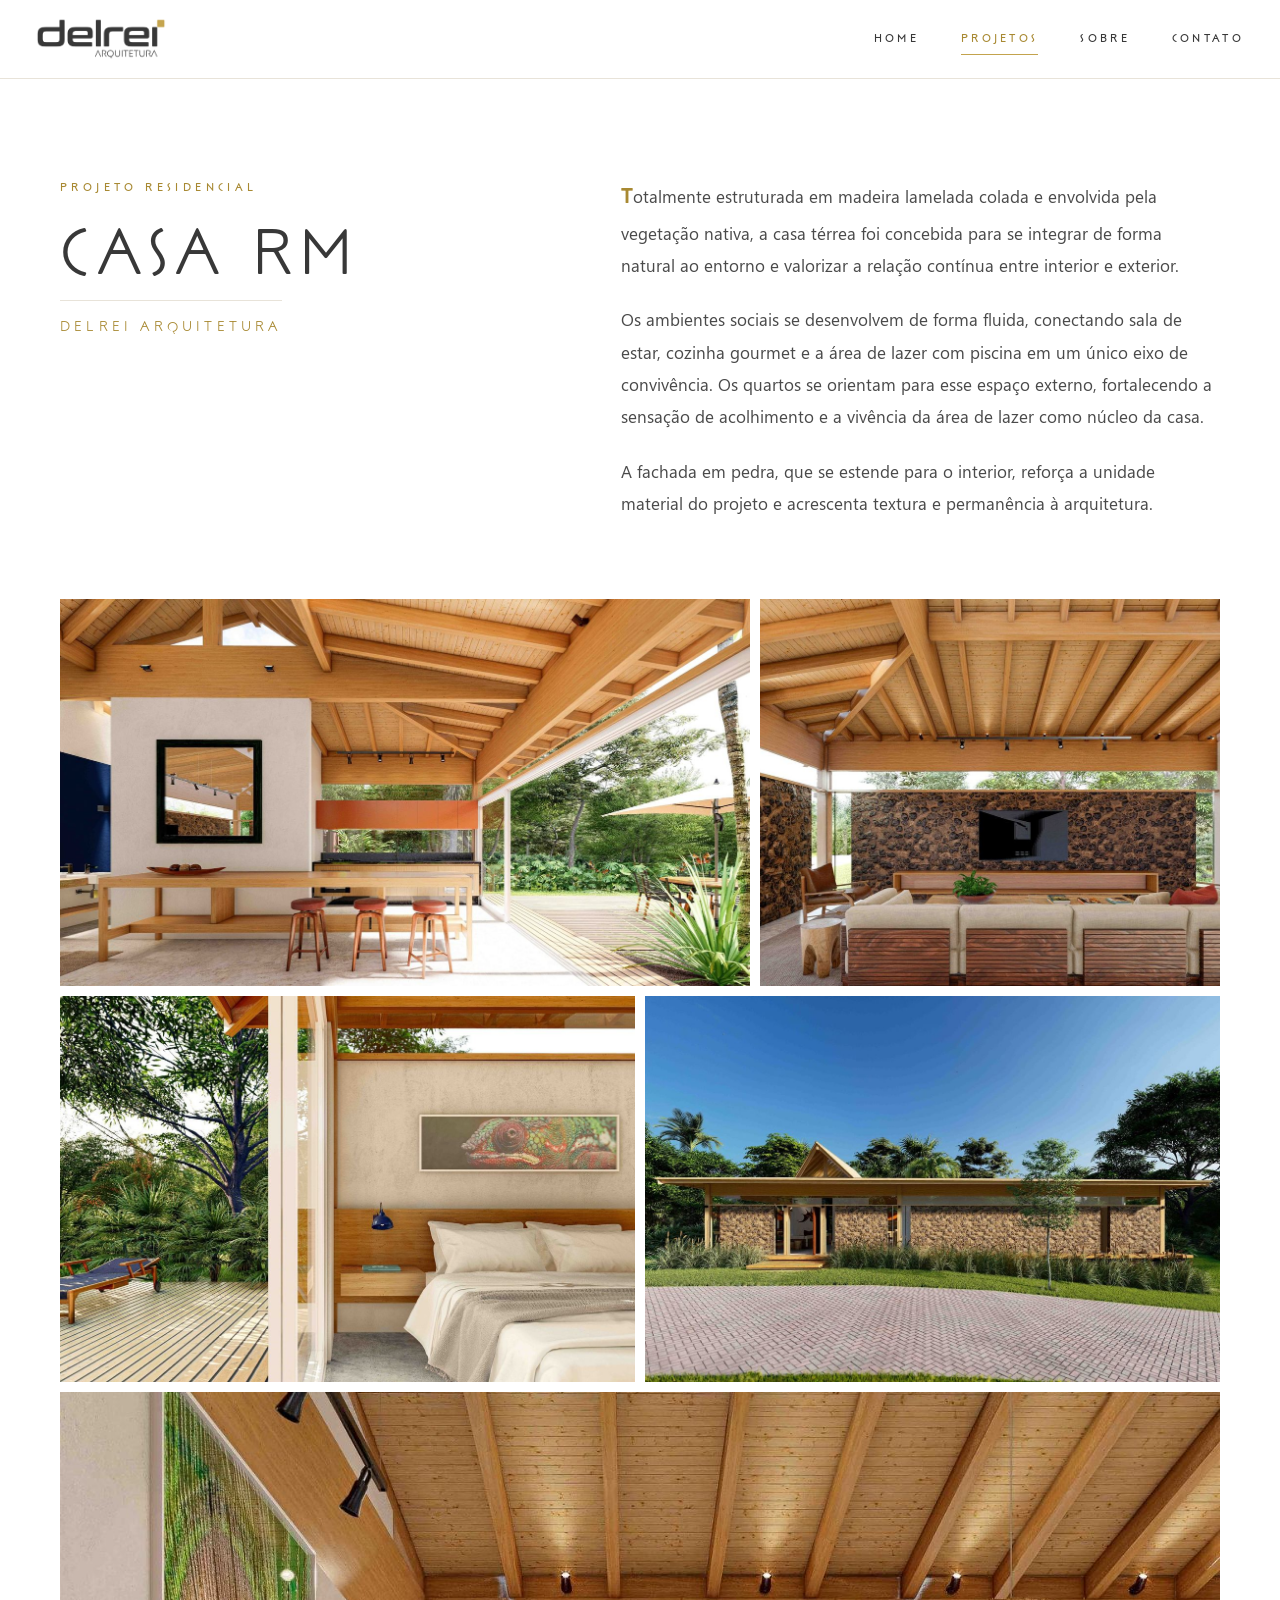
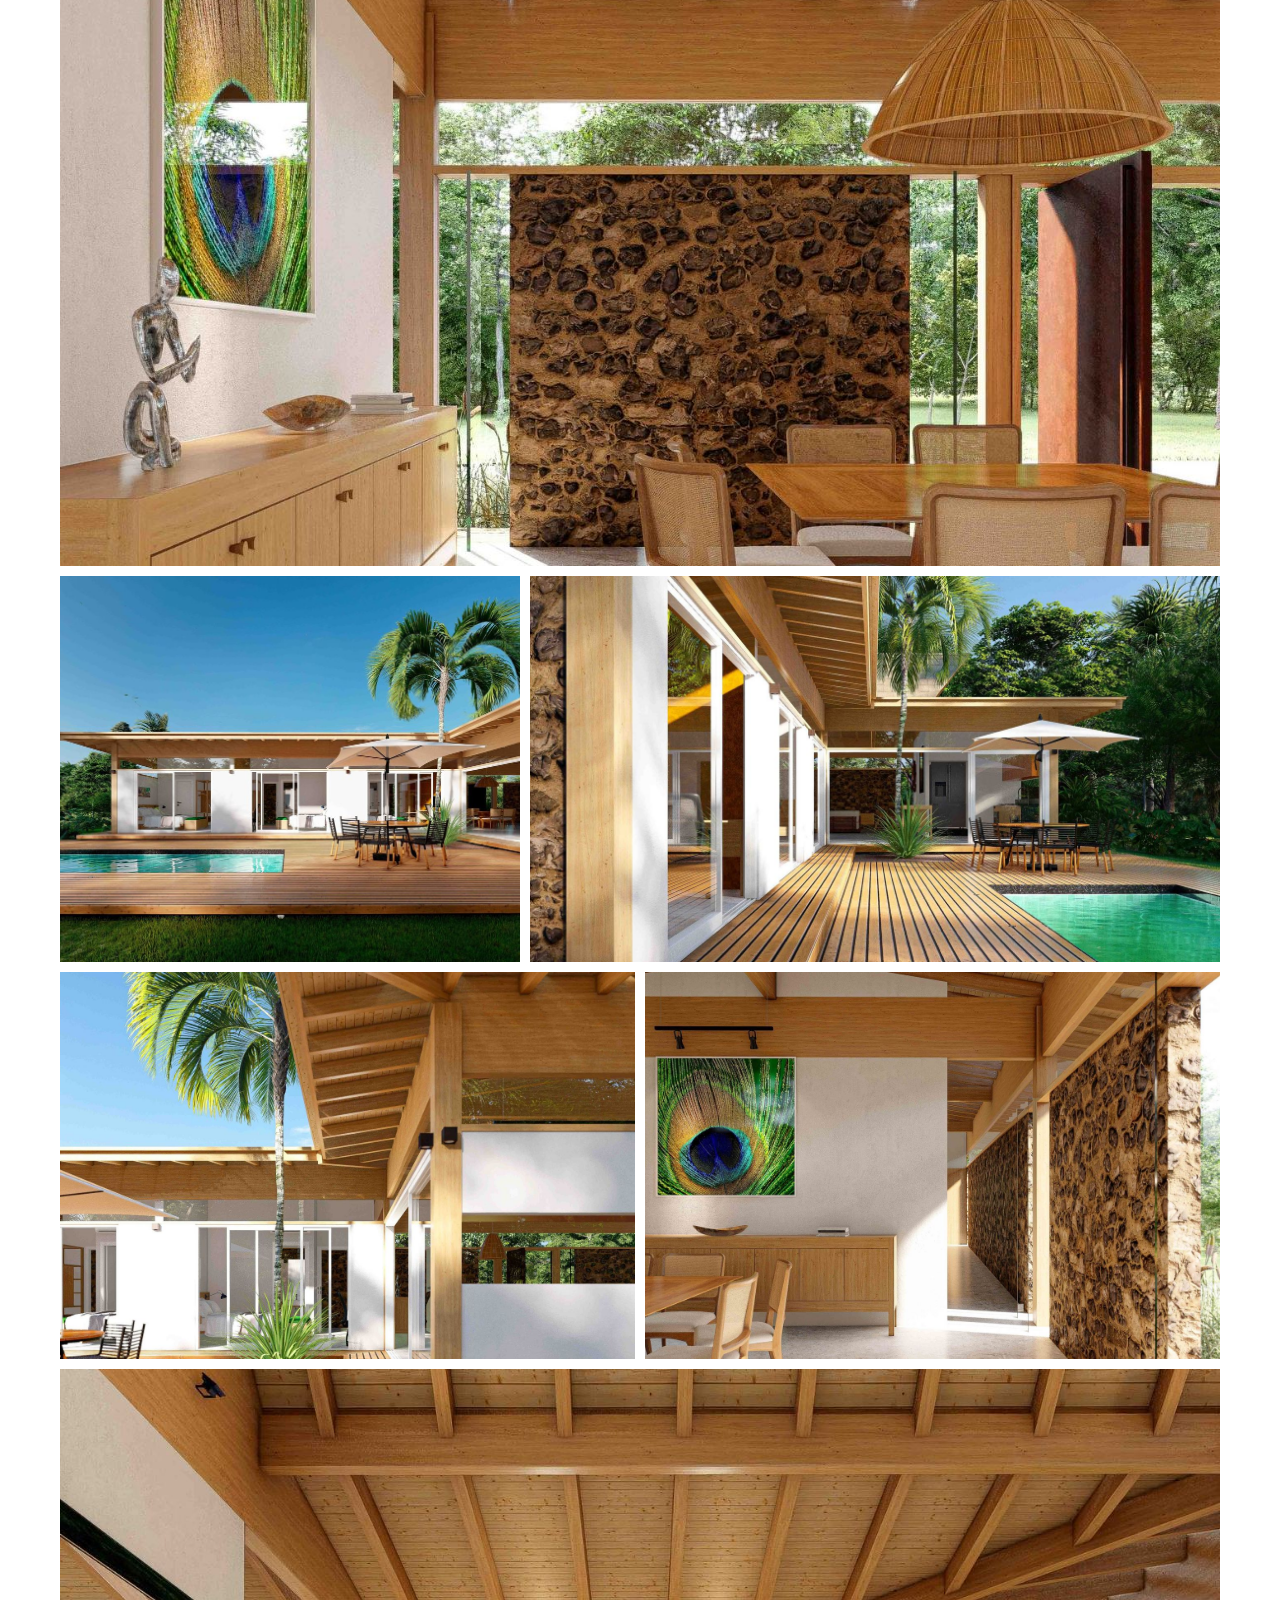
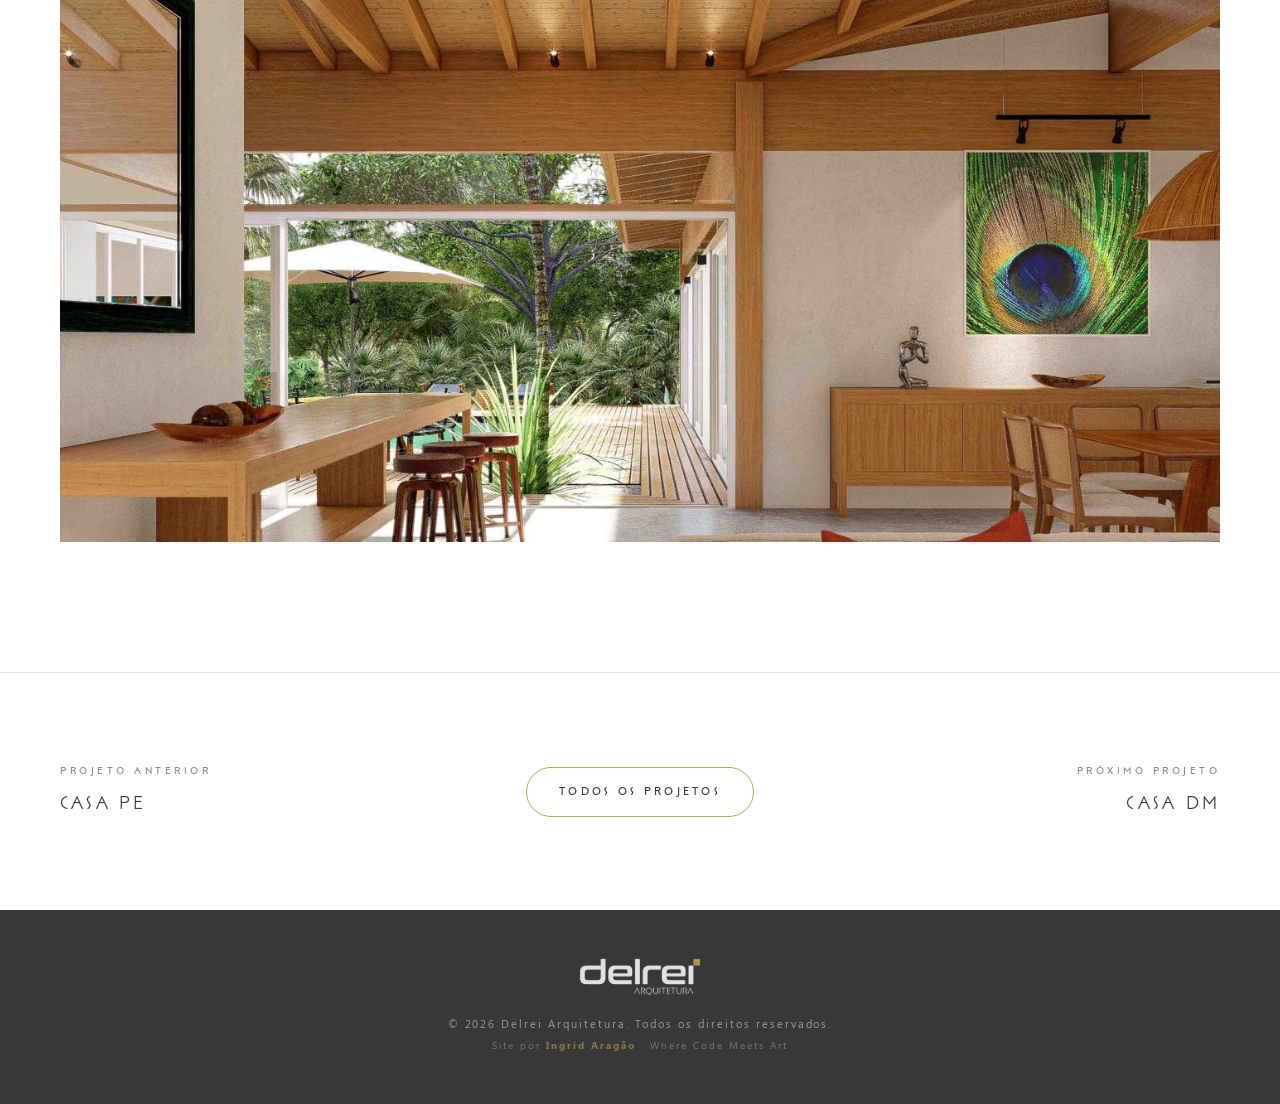
<file: casa-rm.html>
<!DOCTYPE html>
<html lang="pt-BR">
<head>
<meta charset="UTF-8">
<meta name="viewport" content="width=device-width, initial-scale=1">
<meta name="description" content="Casa RM - Delrei Arquitetura. Totalmente estruturada em madeira lamelada colada e envolvida pela vegetação nativa, a casa térrea foi concebida para se integrar de forma natural ao entorno e ">
<title>Casa RM | Delrei Arquitetura</title>
<link rel="icon" type="image/png" href="img/logo-preto.png">
<link rel="stylesheet" href="css/base.css">
<style>
/* PROJETO INTERNA - estilo Superlimão com nosso toque */
main{padding-top:78px}
.projeto-intro{padding:100px 60px 80px;max-width:1500px;margin:0 auto}
.projeto-intro-grid{display:grid;grid-template-columns:1fr 1.3fr;gap:100px;align-items:start}
.projeto-eyebrow{font-family:var(--font-display);font-size:11px;letter-spacing:.4em;text-transform:uppercase;color:var(--gold-dark);margin-bottom:24px;display:block;font-weight:400}
.projeto-titulo{font-family:var(--font-display);font-size:clamp(40px,5vw,68px);font-weight:300;letter-spacing:.12em;text-transform:uppercase;color:var(--black);margin:0 0 12px;line-height:1.05}
.projeto-local{font-family:var(--font-display);font-size:14px;font-weight:300;letter-spacing:.3em;color:var(--gold-dark);text-transform:uppercase;margin:0;padding-top:14px;border-top:1px solid var(--grey-line);display:inline-block;min-width:200px}
.projeto-desc{font-family:var(--font-body);font-size:17px;line-height:1.9;color:var(--grey-text);font-weight:400}
.projeto-desc p{margin:0 0 22px}
.projeto-desc p:last-child{margin-bottom:0}
.projeto-desc p:first-child::first-letter{font-family:var(--font-display);font-size:1.2em;color:var(--gold-dark);font-weight:600;letter-spacing:.02em}

/* GALERIA com margem lateral (estilo Superlimão) */
.gallery{padding:0 60px 40px;max-width:1500px;margin:0 auto}
.gallery-row{display:grid;grid-template-columns:1fr 1fr;gap:10px;margin-bottom:10px;aspect-ratio:3/1}
.gallery-row--asymmetric{grid-template-columns:1.5fr 1fr}
.gallery-row--asymmetric-reverse{grid-template-columns:1fr 1.5fr}
.gallery-row--full{grid-template-columns:1fr;aspect-ratio:3/2}
.gallery-item{position:relative;overflow:hidden;cursor:zoom-in;display:block;background:var(--black)}
.gallery-item img{width:100%;height:100%;object-fit:cover;transition:transform 1s cubic-bezier(.16,1,.3,1)}
.gallery-item:hover img{transform:scale(1.03)}

/* PROJETO NAV */
.projeto-nav{display:grid;grid-template-columns:1fr auto 1fr;align-items:center;gap:32px;padding:90px 60px;max-width:1500px;margin:80px auto 0;border-top:1px solid var(--grey-line)}
.projeto-nav a{display:flex;flex-direction:column;gap:8px;transition:color .35s;color:var(--black)}
.projeto-nav a:hover{color:var(--gold-dark)}
.projeto-nav-label{font-family:var(--font-display);font-size:10px;letter-spacing:.35em;text-transform:uppercase;color:var(--grey-soft);font-weight:400}
.projeto-nav-name{font-family:var(--font-display);font-size:18px;font-weight:300;letter-spacing:.18em;text-transform:uppercase}
.projeto-nav-next{text-align:right}
.projeto-nav-back{padding:14px 32px;border:1px solid var(--gold);color:var(--gold-dark);font-family:var(--font-display);font-size:11px;letter-spacing:.3em;text-transform:uppercase;border-radius:60px;transition:all .35s;white-space:nowrap}
.projeto-nav-back:hover{background:var(--gold);color:var(--white)}

@media(max-width:1024px){
  .projeto-intro{padding:80px 40px 60px}
  .projeto-intro-grid{gap:60px}
  .gallery{padding:0 40px 32px}
  .projeto-nav{padding:70px 40px}
}
@media(max-width:900px){
  main{padding-top:78px}
  .projeto-intro{padding:60px 24px 40px}
  .projeto-intro-grid{grid-template-columns:1fr;gap:36px}
  .projeto-desc{font-size:15.5px}
  .gallery{padding:0 16px 24px}
  .gallery-row,.gallery-row--asymmetric,.gallery-row--asymmetric-reverse,.gallery-row--full{grid-template-columns:1fr;aspect-ratio:auto;gap:8px;margin-bottom:8px}
  .gallery-item{aspect-ratio:3/2}
  .projeto-nav{grid-template-columns:1fr;gap:24px;text-align:center;padding:60px 24px}
  .projeto-nav-next{text-align:center}
}
</style>
</head>
<body>

<header class="site-header" id="header">
  <div class="container">
    <a href="index.html" class="site-logo">
      <img src="img/logo-preto.png" alt="Delrei Arquitetura">
    </a>
    <nav class="site-nav" id="nav">
      <a href="index.html#home">HOME</a>
      <a href="index.html#projetos" class="active">PROJETOS</a>
      <a href="index.html#sobre">SOBRE</a>
      <a href="index.html#contato">CONTATO</a>
    </nav>
    <button class="menu-toggle" id="menuToggle" aria-label="Menu">
      <span></span><span></span><span></span>
    </button>
  </div>
</header>

<main>

  <section class="projeto-intro">
    <div class="projeto-intro-grid">
      <div class="reveal">
        <span class="projeto-eyebrow">Projeto Residencial</span>
        <h1 class="projeto-titulo">Casa RM</h1>
        <p class="projeto-local">Delrei Arquitetura</p>
      </div>
      <div class="projeto-desc reveal">
        <p>Totalmente estruturada em madeira lamelada colada e envolvida pela vegetação nativa, a casa térrea foi concebida para se integrar de forma natural ao entorno e valorizar a relação contínua entre interior e exterior.</p>
<p>Os ambientes sociais se desenvolvem de forma fluida, conectando sala de estar, cozinha gourmet e a área de lazer com piscina em um único eixo de convivência. Os quartos se orientam para esse espaço externo, fortalecendo a sensação de acolhimento e a vivência da área de lazer como núcleo da casa.</p>
<p>A fachada em pedra, que se estende para o interior, reforça a unidade material do projeto e acrescenta textura e permanência à arquitetura.</p>
      </div>
    </div>
  </section>

  <section class="gallery">
    
    <div class="gallery-row gallery-row--asymmetric">
      <a href="img/galerias/casa-rm/01.jpg" class="gallery-item gallery-item--big" data-gallery><img src="img/galerias/casa-rm/01.jpg" alt="casa-rm foto 1" loading="lazy"></a>
      <a href="img/galerias/casa-rm/02.jpg" class="gallery-item gallery-item--small" data-gallery><img src="img/galerias/casa-rm/02.jpg" alt="casa-rm foto 2" loading="lazy"></a>
    </div>

    <div class="gallery-row">
      <a href="img/galerias/casa-rm/03.jpg" class="gallery-item" data-gallery><img src="img/galerias/casa-rm/03.jpg" alt="casa-rm foto 3" loading="lazy"></a>
      <a href="img/galerias/casa-rm/04.jpg" class="gallery-item" data-gallery><img src="img/galerias/casa-rm/04.jpg" alt="casa-rm foto 4" loading="lazy"></a>
    </div>

    <div class="gallery-row gallery-row--full">
      <a href="img/galerias/casa-rm/05.jpg" class="gallery-item" data-gallery><img src="img/galerias/casa-rm/05.jpg" alt="casa-rm foto 5" loading="lazy"></a>
    </div>

    <div class="gallery-row gallery-row--asymmetric-reverse">
      <a href="img/galerias/casa-rm/06.jpg" class="gallery-item gallery-item--small" data-gallery><img src="img/galerias/casa-rm/06.jpg" alt="casa-rm foto 6" loading="lazy"></a>
      <a href="img/galerias/casa-rm/07.jpg" class="gallery-item gallery-item--big" data-gallery><img src="img/galerias/casa-rm/07.jpg" alt="casa-rm foto 7" loading="lazy"></a>
    </div>

    <div class="gallery-row">
      <a href="img/galerias/casa-rm/08.jpg" class="gallery-item" data-gallery><img src="img/galerias/casa-rm/08.jpg" alt="casa-rm foto 8" loading="lazy"></a>
      <a href="img/galerias/casa-rm/09.jpg" class="gallery-item" data-gallery><img src="img/galerias/casa-rm/09.jpg" alt="casa-rm foto 9" loading="lazy"></a>
    </div>

    <div class="gallery-row gallery-row--full">
      <a href="img/galerias/casa-rm/10.jpg" class="gallery-item" data-gallery><img src="img/galerias/casa-rm/10.jpg" alt="casa-rm foto 10" loading="lazy"></a>
    </div>
  </section>

  <nav class="projeto-nav">
    <a href="casa-pe.html" class="projeto-nav-prev">
      <span class="projeto-nav-label">Projeto anterior</span>
      <span class="projeto-nav-name">Casa PE</span>
    </a>
    <a href="index.html#projetos" class="projeto-nav-back">Todos os projetos</a>
    <a href="casa-dm.html" class="projeto-nav-next">
      <span class="projeto-nav-label">Próximo projeto</span>
      <span class="projeto-nav-name">Casa DM</span>
    </a>
  </nav>

</main>

<footer class="site-footer">
  <img src="img/logo-branco.png" alt="Delrei Arquitetura">
  <p>&copy; 2026 Delrei Arquitetura. Todos os direitos reservados.<br>
  <small style="opacity:.6;font-size:10px">Site por <a href="https://ingridaragao.com" target="_blank" rel="noopener">Ingrid Aragão</a> &middot; Where Code Meets Art</small></p>
</footer>

<div class="lightbox" id="lightbox">
  <button class="lightbox-close" id="lbClose" aria-label="Fechar">&times;</button>
  <div class="lightbox-img-wrap">
    <img class="lightbox-img" id="lbImg" alt="">
  </div>
  <button class="lightbox-nav lightbox-prev" id="lbPrev" aria-label="Anterior">&#8249;</button>
  <button class="lightbox-nav lightbox-next" id="lbNext" aria-label="Próxima">&#8250;</button>
  <div class="lightbox-counter" id="lbCounter"></div>
</div>

<script src="js/base.js"></script>
<script>
const galleryItems = Array.from(document.querySelectorAll('[data-gallery]'));
const galleryUrls = galleryItems.map(a => a.href);
galleryItems.forEach((a, idx) => {
  a.addEventListener('click', e => {
    e.preventDefault();
    if (window.openGallery) window.openGallery(galleryUrls, idx);
  });
});
</script>
</body>
</html>
</file>
<file: css/base.css>
/* ============ FONTES ============ */
@font-face{font-family:'Posterama';src:url('../fonts/posterama-1901-light.woff2') format('woff2'),url('../fonts/posterama-1901-light.otf') format('opentype');font-weight:300;font-style:normal;font-display:swap}
@font-face{font-family:'Posterama';src:url('../fonts/posterama-1901-regular.woff2') format('woff2'),url('../fonts/posterama-1901-regular.otf') format('opentype');font-weight:400;font-style:normal;font-display:swap}
@font-face{font-family:'Posterama';src:url('../fonts/posterama-1901-semibold.woff2') format('woff2'),url('../fonts/posterama-1901-semibold.otf') format('opentype');font-weight:600;font-style:normal;font-display:swap}
@font-face{font-family:'Posterama';src:url('../fonts/posterama-1901-bold.woff2') format('woff2'),url('../fonts/posterama-1901-bold.otf') format('opentype');font-weight:700;font-style:normal;font-display:swap}
@font-face{font-family:'Segoe UI';src:url('../fonts/segoe-ui.ttf') format('truetype');font-weight:400;font-style:normal;font-display:swap}
@font-face{font-family:'Segoe UI';src:url('../fonts/segoe-ui-bold.ttf') format('truetype');font-weight:700;font-style:normal;font-display:swap}
@font-face{font-family:'Segoe UI';src:url('../fonts/segoe-ui-italic.ttf') format('truetype');font-weight:400;font-style:italic;font-display:swap}

:root{
  --gold:#C3A34D; --gold-dark:#A88932; --gold-soft:#D8BD90;
  --black:#383838; --grey-text:#4a4a4a; --grey-soft:#888; --grey-line:#e8e3d9;
  --cream:#FAF8F4; --cream-warm:#F4EFE5; --white:#FFFFFF;
  --font-display:'Posterama',sans-serif;
  --font-body:'Segoe UI','Posterama',sans-serif;
  --max-width:1340px;
}
*,*::before,*::after{box-sizing:border-box}
html{scroll-behavior:smooth;text-rendering:optimizeLegibility;-webkit-font-smoothing:antialiased;-moz-osx-font-smoothing:grayscale}
body{margin:0;font-family:var(--font-body);font-weight:400;font-size:16px;line-height:1.75;color:var(--black);background:var(--white);overflow-x:hidden;font-feature-settings:"kern" 1,"liga" 1,"calt" 1}
img{max-width:100%;display:block}
a{color:inherit;text-decoration:none;transition:color .3s ease}
button{font-family:inherit;cursor:pointer;border:none;background:none;color:inherit}

/* SPLASH */
.splash{position:fixed;inset:0;z-index:9999;background:var(--white);display:flex;align-items:center;justify-content:center;transition:opacity .8s ease, visibility .8s ease}
.splash.is-hidden{opacity:0;visibility:hidden}
.splash img{width:200px;animation:splashIn 1s cubic-bezier(.16,1,.3,1)}
@keyframes splashIn{from{opacity:0;transform:translateY(10px)}to{opacity:1;transform:none}}

/* HEADER */
.site-header{position:fixed;top:0;left:0;right:0;z-index:100;background:rgba(255,255,255,.96);backdrop-filter:blur(14px);-webkit-backdrop-filter:blur(14px);border-bottom:1px solid var(--grey-line);transition:transform .4s ease}
.site-header.is-hidden{transform:translateY(-100%)}
.site-header .container{display:flex;align-items:center;justify-content:space-between;padding:18px 36px;max-width:none}
.site-logo img{height:42px;transition:opacity .3s}
.site-logo:hover img{opacity:.7}
.site-nav{display:flex;gap:42px}
.site-nav a{font-family:var(--font-display);font-size:11px;letter-spacing:.3em;text-transform:uppercase;font-weight:400;color:var(--black);position:relative;padding:6px 0}
.site-nav a::after{content:'';position:absolute;left:0;bottom:0;height:1px;width:0;background:var(--gold);transition:width .35s cubic-bezier(.16,1,.3,1)}
.site-nav a:hover::after,.site-nav a.active::after{width:100%}
.site-nav a.active{color:var(--gold-dark)}
.menu-toggle{display:none;width:32px;height:32px;flex-direction:column;justify-content:center;gap:6px}
.menu-toggle span{width:24px;height:1px;background:var(--black);transition:all .3s;display:block}
.menu-toggle.is-open span:nth-child(1){transform:translateY(7px) rotate(45deg)}
.menu-toggle.is-open span:nth-child(2){opacity:0}
.menu-toggle.is-open span:nth-child(3){transform:translateY(-7px) rotate(-45deg)}

/* SECTION TITLE */
.section-title{font-family:var(--font-display);font-size:18px;font-weight:600;letter-spacing:.5em;text-transform:uppercase;color:var(--black);margin:0 auto 56px;text-align:center;display:block;width:fit-content;position:relative}
.section-title::after{content:'';display:block;width:60px;height:1px;background:var(--gold);margin:18px auto 0}

/* TEXTURA */
.with-texture-strong{position:relative}
.with-texture-strong::before{content:'';position:absolute;inset:0;background-image:url('img/textura.png');background-repeat:no-repeat;background-position:center top;background-size:140% auto;opacity:.55;pointer-events:none;z-index:0}
.with-texture-strong > *{position:relative;z-index:1}

/* FOOTER */
.site-footer{padding:48px 24px;text-align:center;font-family:var(--font-body);font-size:11px;letter-spacing:.18em;background:var(--black);color:rgba(255,255,255,.5)}
.site-footer img{height:38px;margin:0 auto 18px;opacity:.85}
.site-footer a{color:var(--gold);font-weight:600}
.site-footer p{margin:0;line-height:1.9}

/* REVEAL */
.reveal{opacity:0;transform:translateY(28px);transition:opacity .9s ease,transform .9s ease}
.reveal.is-visible{opacity:1;transform:translateY(0)}
.reveal-stagger>*{opacity:0;transform:translateY(28px);transition:opacity .8s ease,transform .8s ease}
.reveal-stagger.is-visible>*{opacity:1;transform:translateY(0)}
.reveal-stagger.is-visible>*:nth-child(1){transition-delay:0s}
.reveal-stagger.is-visible>*:nth-child(2){transition-delay:.08s}
.reveal-stagger.is-visible>*:nth-child(3){transition-delay:.16s}
.reveal-stagger.is-visible>*:nth-child(4){transition-delay:.24s}
.reveal-stagger.is-visible>*:nth-child(5){transition-delay:.32s}
.reveal-stagger.is-visible>*:nth-child(6){transition-delay:.4s}
.reveal-stagger.is-visible>*:nth-child(7){transition-delay:.48s}
.reveal-stagger.is-visible>*:nth-child(8){transition-delay:.56s}
.reveal-stagger.is-visible>*:nth-child(9){transition-delay:.64s}
.reveal-stagger.is-visible>*:nth-child(10){transition-delay:.72s}

/* LIGHTBOX (zoom de imagem) */
.lightbox{position:fixed;inset:0;background:rgba(10,10,10,.97);display:none;align-items:center;justify-content:center;z-index:9000;cursor:zoom-out}
.lightbox.is-open{display:flex;animation:lbFade .4s ease}
@keyframes lbFade{from{opacity:0}to{opacity:1}}
.lightbox-close{position:absolute;top:28px;right:36px;background:none;border:none;color:var(--white);font-size:36px;cursor:pointer;line-height:1;font-weight:200;padding:0;width:40px;height:40px;display:flex;align-items:center;justify-content:center;transition:transform .3s;z-index:1}
.lightbox-close:hover{transform:rotate(90deg)}
.lightbox-img-wrap{display:flex;align-items:center;justify-content:center;width:100%;height:100%;padding:80px 80px}
.lightbox-img{max-width:100%;max-height:100%;object-fit:contain;box-shadow:0 24px 70px rgba(0,0,0,.7);cursor:default}
.lightbox-nav{position:absolute;top:50%;transform:translateY(-50%);background:rgba(255,255,255,.08);border:1px solid rgba(255,255,255,.18);color:var(--white);width:54px;height:54px;border-radius:50%;cursor:pointer;display:flex;align-items:center;justify-content:center;transition:all .3s;font-size:22px;backdrop-filter:blur(8px)}
.lightbox-nav:hover{background:var(--gold);border-color:var(--gold);transform:translateY(-50%) scale(1.08)}
.lightbox-prev{left:32px}
.lightbox-next{right:32px}
.lightbox-counter{position:absolute;bottom:32px;left:50%;transform:translateX(-50%);font-family:var(--font-display);font-size:11px;color:rgba(255,255,255,.6);letter-spacing:.3em}

/* RESPONSIVE HEADER + FOOTER */
@media(max-width:900px){
  .menu-toggle{display:flex}
  .site-header .container{padding:22px 20px 14px}
  .site-nav{position:fixed;top:64px;left:0;right:0;background:var(--white);flex-direction:column;padding:32px 24px;gap:22px;border-bottom:1px solid var(--grey-line);transform:translateY(-120%);transition:transform .45s ease;align-items:flex-start}
  .site-nav.is-open{transform:translateY(0)}
  .lightbox-img-wrap{padding:60px 16px}
  .lightbox-nav{width:44px;height:44px}
  .lightbox-prev{left:12px}
  .lightbox-next{right:12px}
}
</file>
